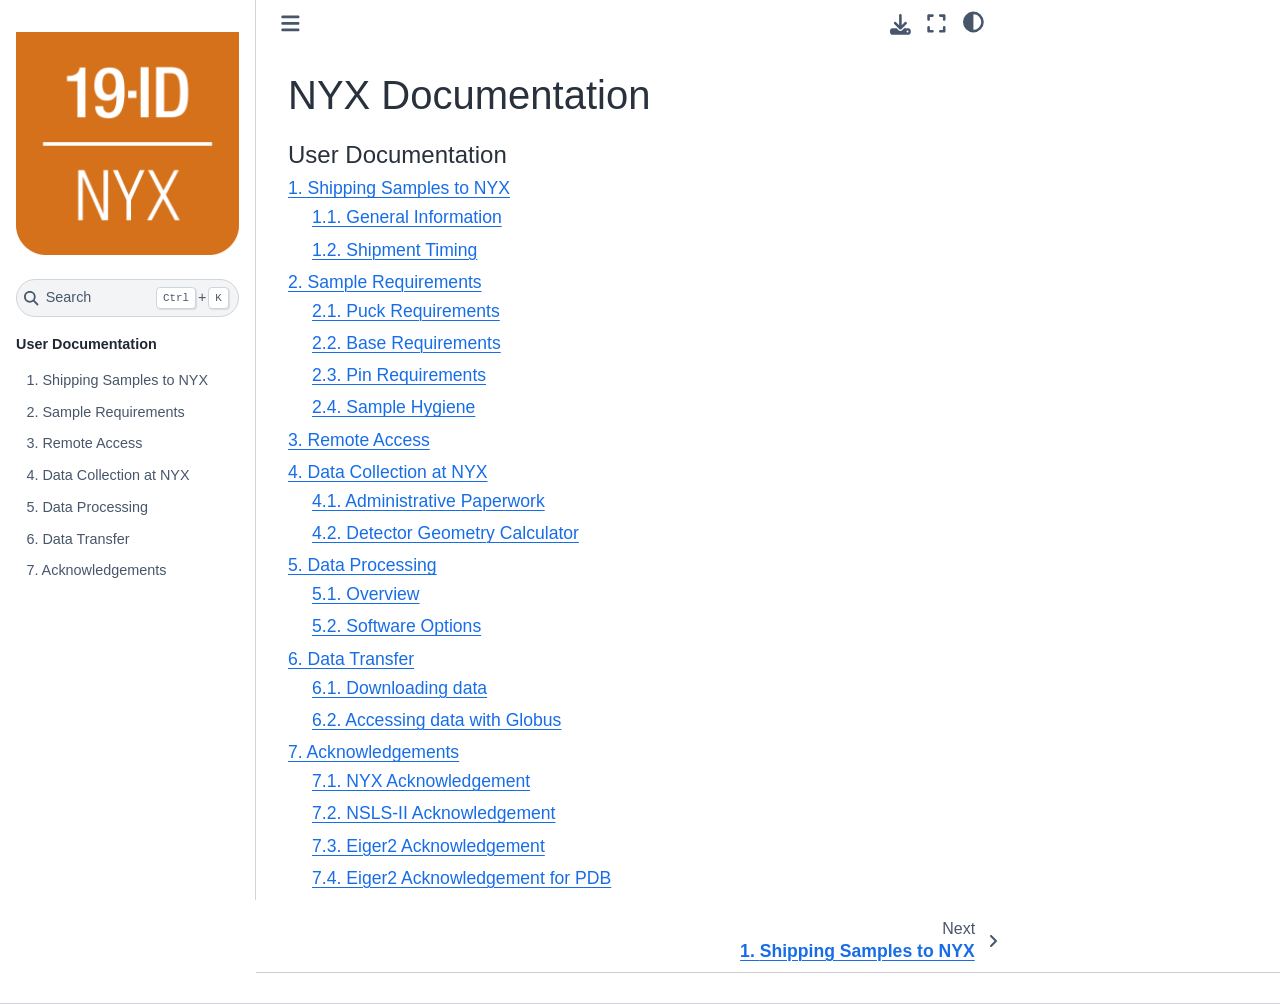
<file: docs/index.html>
<!DOCTYPE html>


<html lang="en" data-content_root="./" >

  <head>
    <meta charset="utf-8" />
    <meta name="viewport" content="width=device-width, initial-scale=1.0" /><meta name="viewport" content="width=device-width, initial-scale=1" />

    <title>NYX Documentation &#8212; NYX Documentation  documentation</title>
  
  
  
  <script data-cfasync="false">
    document.documentElement.dataset.mode = localStorage.getItem("mode") || "";
    document.documentElement.dataset.theme = localStorage.getItem("theme") || "";
  </script>
  
  <!-- Loaded before other Sphinx assets -->
  <link href="_static/styles/theme.css?digest=dfe6caa3a7d634c4db9b" rel="stylesheet" />
<link href="_static/styles/bootstrap.css?digest=dfe6caa3a7d634c4db9b" rel="stylesheet" />
<link href="_static/styles/pydata-sphinx-theme.css?digest=dfe6caa3a7d634c4db9b" rel="stylesheet" />

  
  <link href="_static/vendor/fontawesome/6.5.2/css/all.min.css?digest=dfe6caa3a7d634c4db9b" rel="stylesheet" />
  <link rel="preload" as="font" type="font/woff2" crossorigin href="_static/vendor/fontawesome/6.5.2/webfonts/fa-solid-900.woff2" />
<link rel="preload" as="font" type="font/woff2" crossorigin href="_static/vendor/fontawesome/6.5.2/webfonts/fa-brands-400.woff2" />
<link rel="preload" as="font" type="font/woff2" crossorigin href="_static/vendor/fontawesome/6.5.2/webfonts/fa-regular-400.woff2" />

    <link rel="stylesheet" type="text/css" href="_static/pygments.css?v=8f2a1f02" />
    <link rel="stylesheet" type="text/css" href="_static/styles/sphinx-book-theme.css?v=eba8b062" />
    <link rel="stylesheet" type="text/css" href="_static/custom.css?v=9ad364a2" />
  
  <!-- Pre-loaded scripts that we'll load fully later -->
  <link rel="preload" as="script" href="_static/scripts/bootstrap.js?digest=dfe6caa3a7d634c4db9b" />
<link rel="preload" as="script" href="_static/scripts/pydata-sphinx-theme.js?digest=dfe6caa3a7d634c4db9b" />
  <script src="_static/vendor/fontawesome/6.5.2/js/all.min.js?digest=dfe6caa3a7d634c4db9b"></script>

    <script src="_static/documentation_options.js?v=9eb32ce0"></script>
    <script src="_static/doctools.js?v=fd6eb6e6"></script>
    <script src="_static/sphinx_highlight.js?v=6ffebe34"></script>
    <script src="_static/scripts/sphinx-book-theme.js?v=887ef09a"></script>
    <script>DOCUMENTATION_OPTIONS.pagename = 'index';</script>
    <link rel="index" title="Index" href="genindex.html" />
    <link rel="search" title="Search" href="search.html" />
    <link rel="next" title="1. Shipping Samples to NYX" href="shipping.html" />
  <meta name="viewport" content="width=device-width, initial-scale=1"/>
  <meta name="docsearch:language" content="en"/>
  </head>
  
  
  <body data-bs-spy="scroll" data-bs-target=".bd-toc-nav" data-offset="180" data-bs-root-margin="0px 0px -60%" data-default-mode="">

  
  
  <div id="pst-skip-link" class="skip-link d-print-none"><a href="#main-content">Skip to main content</a></div>
  
  <div id="pst-scroll-pixel-helper"></div>
  
  <button type="button" class="btn rounded-pill" id="pst-back-to-top">
    <i class="fa-solid fa-arrow-up"></i>Back to top</button>

  
  <input type="checkbox"
          class="sidebar-toggle"
          id="pst-primary-sidebar-checkbox"/>
  <label class="overlay overlay-primary" for="pst-primary-sidebar-checkbox"></label>
  
  <input type="checkbox"
          class="sidebar-toggle"
          id="pst-secondary-sidebar-checkbox"/>
  <label class="overlay overlay-secondary" for="pst-secondary-sidebar-checkbox"></label>
  
  <div class="search-button__wrapper">
    <div class="search-button__overlay"></div>
    <div class="search-button__search-container">
<form class="bd-search d-flex align-items-center"
      action="search.html"
      method="get">
  <i class="fa-solid fa-magnifying-glass"></i>
  <input type="search"
         class="form-control"
         name="q"
         id="search-input"
         placeholder="Search..."
         aria-label="Search..."
         autocomplete="off"
         autocorrect="off"
         autocapitalize="off"
         spellcheck="false"/>
  <span class="search-button__kbd-shortcut"><kbd class="kbd-shortcut__modifier">Ctrl</kbd>+<kbd>K</kbd></span>
</form></div>
  </div>

  <div class="pst-async-banner-revealer d-none">
  <aside id="bd-header-version-warning" class="d-none d-print-none" aria-label="Version warning"></aside>
</div>

  
    <header class="bd-header navbar navbar-expand-lg bd-navbar d-print-none">
    </header>
  

  <div class="bd-container">
    <div class="bd-container__inner bd-page-width">
      
      
      
        
      
      <div class="bd-sidebar-primary bd-sidebar">
        

  
  <div class="sidebar-header-items sidebar-primary__section">
    
    
    
    
  </div>
  
    <div class="sidebar-primary-items__start sidebar-primary__section">
        <div class="sidebar-primary-item">

  
    
  

<a class="navbar-brand logo" href="#">
  
  
  
  
  
    
    
      
    
    
    <img src="_static/floor_mat.png" class="logo__image only-light" alt="NYX Documentation  documentation - Home"/>
    <script>document.write(`<img src="_static/floor_mat.png" class="logo__image only-dark" alt="NYX Documentation  documentation - Home"/>`);</script>
  
  
</a></div>
        <div class="sidebar-primary-item">

 <script>
 document.write(`
   <button class="btn search-button-field search-button__button" title="Search" aria-label="Search" data-bs-placement="bottom" data-bs-toggle="tooltip">
    <i class="fa-solid fa-magnifying-glass"></i>
    <span class="search-button__default-text">Search</span>
    <span class="search-button__kbd-shortcut"><kbd class="kbd-shortcut__modifier">Ctrl</kbd>+<kbd class="kbd-shortcut__modifier">K</kbd></span>
   </button>
 `);
 </script></div>
        <div class="sidebar-primary-item"><nav class="bd-links bd-docs-nav" aria-label="Main">
    <div class="bd-toc-item navbar-nav active">
        <p aria-level="2" class="caption" role="heading"><span class="caption-text">User Documentation</span></p>
<ul class="nav bd-sidenav">
<li class="toctree-l1"><a class="reference internal" href="shipping.html">1. Shipping Samples to NYX</a></li>
<li class="toctree-l1"><a class="reference internal" href="sample_requirements.html">2. Sample Requirements</a></li>
<li class="toctree-l1"><a class="reference internal" href="remote_access.html">3. Remote Access</a></li>
<li class="toctree-l1"><a class="reference internal" href="data_collection.html">4. Data Collection at NYX</a></li>
<li class="toctree-l1"><a class="reference internal" href="data_processing.html">5. Data Processing</a></li>
<li class="toctree-l1"><a class="reference internal" href="data_transfer.html">6. Data Transfer</a></li>
<li class="toctree-l1"><a class="reference internal" href="acknowledgement.html">7. Acknowledgements</a></li>
</ul>

    </div>
</nav></div>
    </div>
  
  
  <div class="sidebar-primary-items__end sidebar-primary__section">
  </div>
  
  <div id="rtd-footer-container"></div>


      </div>
      
      <main id="main-content" class="bd-main" role="main">
        
        

<div class="sbt-scroll-pixel-helper"></div>

          <div class="bd-content">
            <div class="bd-article-container">
              
              <div class="bd-header-article d-print-none">
<div class="header-article-items header-article__inner">
  
    <div class="header-article-items__start">
      
        <div class="header-article-item"><button class="sidebar-toggle primary-toggle btn btn-sm" title="Toggle primary sidebar" data-bs-placement="bottom" data-bs-toggle="tooltip">
  <span class="fa-solid fa-bars"></span>
</button></div>
      
    </div>
  
  
    <div class="header-article-items__end">
      
        <div class="header-article-item">

<div class="article-header-buttons">





<div class="dropdown dropdown-download-buttons">
  <button class="btn dropdown-toggle" type="button" data-bs-toggle="dropdown" aria-expanded="false" aria-label="Download this page">
    <i class="fas fa-download"></i>
  </button>
  <ul class="dropdown-menu">
      
      
      
      <li><a href="_sources/index.rst" target="_blank"
   class="btn btn-sm btn-download-source-button dropdown-item"
   title="Download source file"
   data-bs-placement="left" data-bs-toggle="tooltip"
>
  

<span class="btn__icon-container">
  <i class="fas fa-file"></i>
  </span>
<span class="btn__text-container">.rst</span>
</a>
</li>
      
      
      
      
      <li>
<button onclick="window.print()"
  class="btn btn-sm btn-download-pdf-button dropdown-item"
  title="Print to PDF"
  data-bs-placement="left" data-bs-toggle="tooltip"
>
  

<span class="btn__icon-container">
  <i class="fas fa-file-pdf"></i>
  </span>
<span class="btn__text-container">.pdf</span>
</button>
</li>
      
  </ul>
</div>




<button onclick="toggleFullScreen()"
  class="btn btn-sm btn-fullscreen-button"
  title="Fullscreen mode"
  data-bs-placement="bottom" data-bs-toggle="tooltip"
>
  

<span class="btn__icon-container">
  <i class="fas fa-expand"></i>
  </span>

</button>



<script>
document.write(`
  <button class="btn btn-sm nav-link pst-navbar-icon theme-switch-button" title="light/dark" aria-label="light/dark" data-bs-placement="bottom" data-bs-toggle="tooltip">
    <i class="theme-switch fa-solid fa-sun fa-lg" data-mode="light"></i>
    <i class="theme-switch fa-solid fa-moon fa-lg" data-mode="dark"></i>
    <i class="theme-switch fa-solid fa-circle-half-stroke fa-lg" data-mode="auto"></i>
  </button>
`);
</script>


<script>
document.write(`
  <button class="btn btn-sm pst-navbar-icon search-button search-button__button" title="Search" aria-label="Search" data-bs-placement="bottom" data-bs-toggle="tooltip">
    <i class="fa-solid fa-magnifying-glass fa-lg"></i>
  </button>
`);
</script>

</div></div>
      
    </div>
  
</div>
</div>
              
              

<div id="jb-print-docs-body" class="onlyprint">
    <h1>NYX Documentation</h1>
    <!-- Table of contents -->
    <div id="print-main-content">
        <div id="jb-print-toc">
            
        </div>
    </div>
</div>

              
                
<div id="searchbox"></div>
                <article class="bd-article">
                  
  <section id="nyx-documentation">
<h1>NYX Documentation<a class="headerlink" href="#nyx-documentation" title="Link to this heading">#</a></h1>
<div class="toctree-wrapper compound">
<p aria-level="2" class="caption" role="heading"><span class="caption-text">User Documentation</span></p>
<ul>
<li class="toctree-l1"><a class="reference internal" href="shipping.html">1. Shipping Samples to NYX</a><ul>
<li class="toctree-l2"><a class="reference internal" href="shipping.html#general-information">1.1. General Information</a></li>
<li class="toctree-l2"><a class="reference internal" href="shipping.html#shipment-timing">1.2. Shipment Timing</a></li>
</ul>
</li>
<li class="toctree-l1"><a class="reference internal" href="sample_requirements.html">2. Sample Requirements</a><ul>
<li class="toctree-l2"><a class="reference internal" href="sample_requirements.html#puck-requirements">2.1. Puck Requirements</a></li>
<li class="toctree-l2"><a class="reference internal" href="sample_requirements.html#base-requirements">2.2. Base Requirements</a></li>
<li class="toctree-l2"><a class="reference internal" href="sample_requirements.html#pin-requirements">2.3. Pin Requirements</a></li>
<li class="toctree-l2"><a class="reference internal" href="sample_requirements.html#sample-hygiene">2.4. Sample Hygiene</a></li>
</ul>
</li>
<li class="toctree-l1"><a class="reference internal" href="remote_access.html">3. Remote Access</a></li>
<li class="toctree-l1"><a class="reference internal" href="data_collection.html">4. Data Collection at NYX</a><ul>
<li class="toctree-l2"><a class="reference internal" href="data_collection.html#administrative-paperwork">4.1. Administrative Paperwork</a></li>
<li class="toctree-l2"><a class="reference internal" href="data_collection.html#detector-geometry-calculator">4.2. Detector Geometry Calculator</a></li>
</ul>
</li>
<li class="toctree-l1"><a class="reference internal" href="data_processing.html">5. Data Processing</a><ul>
<li class="toctree-l2"><a class="reference internal" href="data_processing.html#overview">5.1. Overview</a></li>
<li class="toctree-l2"><a class="reference internal" href="data_processing.html#software-options">5.2. Software Options</a></li>
</ul>
</li>
<li class="toctree-l1"><a class="reference internal" href="data_transfer.html">6. Data Transfer</a><ul>
<li class="toctree-l2"><a class="reference internal" href="data_transfer.html#downloading-data">6.1. Downloading data</a></li>
<li class="toctree-l2"><a class="reference internal" href="data_transfer.html#accessing-data-with-globus">6.2. Accessing data with Globus</a></li>
</ul>
</li>
<li class="toctree-l1"><a class="reference internal" href="acknowledgement.html">7. Acknowledgements</a><ul>
<li class="toctree-l2"><a class="reference internal" href="acknowledgement.html#nyx-acknowledgement">7.1. NYX Acknowledgement</a></li>
<li class="toctree-l2"><a class="reference internal" href="acknowledgement.html#nsls-ii-acknowledgement">7.2. NSLS-II Acknowledgement</a></li>
<li class="toctree-l2"><a class="reference internal" href="acknowledgement.html#eiger2-acknowledgement">7.3. Eiger2 Acknowledgement</a></li>
<li class="toctree-l2"><a class="reference internal" href="acknowledgement.html#eiger2-acknowledgement-for-pdb">7.4. Eiger2 Acknowledgement for PDB</a></li>
</ul>
</li>
</ul>
</div>
</section>


                </article>
              

              
              
              
              
                <footer class="prev-next-footer d-print-none">
                  
<div class="prev-next-area">
    <a class="right-next"
       href="shipping.html"
       title="next page">
      <div class="prev-next-info">
        <p class="prev-next-subtitle">next</p>
        <p class="prev-next-title"><span class="section-number">1. </span>Shipping Samples to NYX</p>
      </div>
      <i class="fa-solid fa-angle-right"></i>
    </a>
</div>
                </footer>
              
            </div>
            
            
              
            
          </div>
          <footer class="bd-footer-content">
            
<div class="bd-footer-content__inner container">
  
  <div class="footer-item">
    
  </div>
  
  <div class="footer-item">
    

  </div>
  
  <div class="footer-item">
    
  </div>
  
  <div class="footer-item">
    
  </div>
  
</div>
          </footer>
        

      </main>
    </div>
  </div>
  
  <!-- Scripts loaded after <body> so the DOM is not blocked -->
  <script src="_static/scripts/bootstrap.js?digest=dfe6caa3a7d634c4db9b"></script>
<script src="_static/scripts/pydata-sphinx-theme.js?digest=dfe6caa3a7d634c4db9b"></script>

  <footer class="bd-footer">
  </footer>
  </body>
</html>
</file>
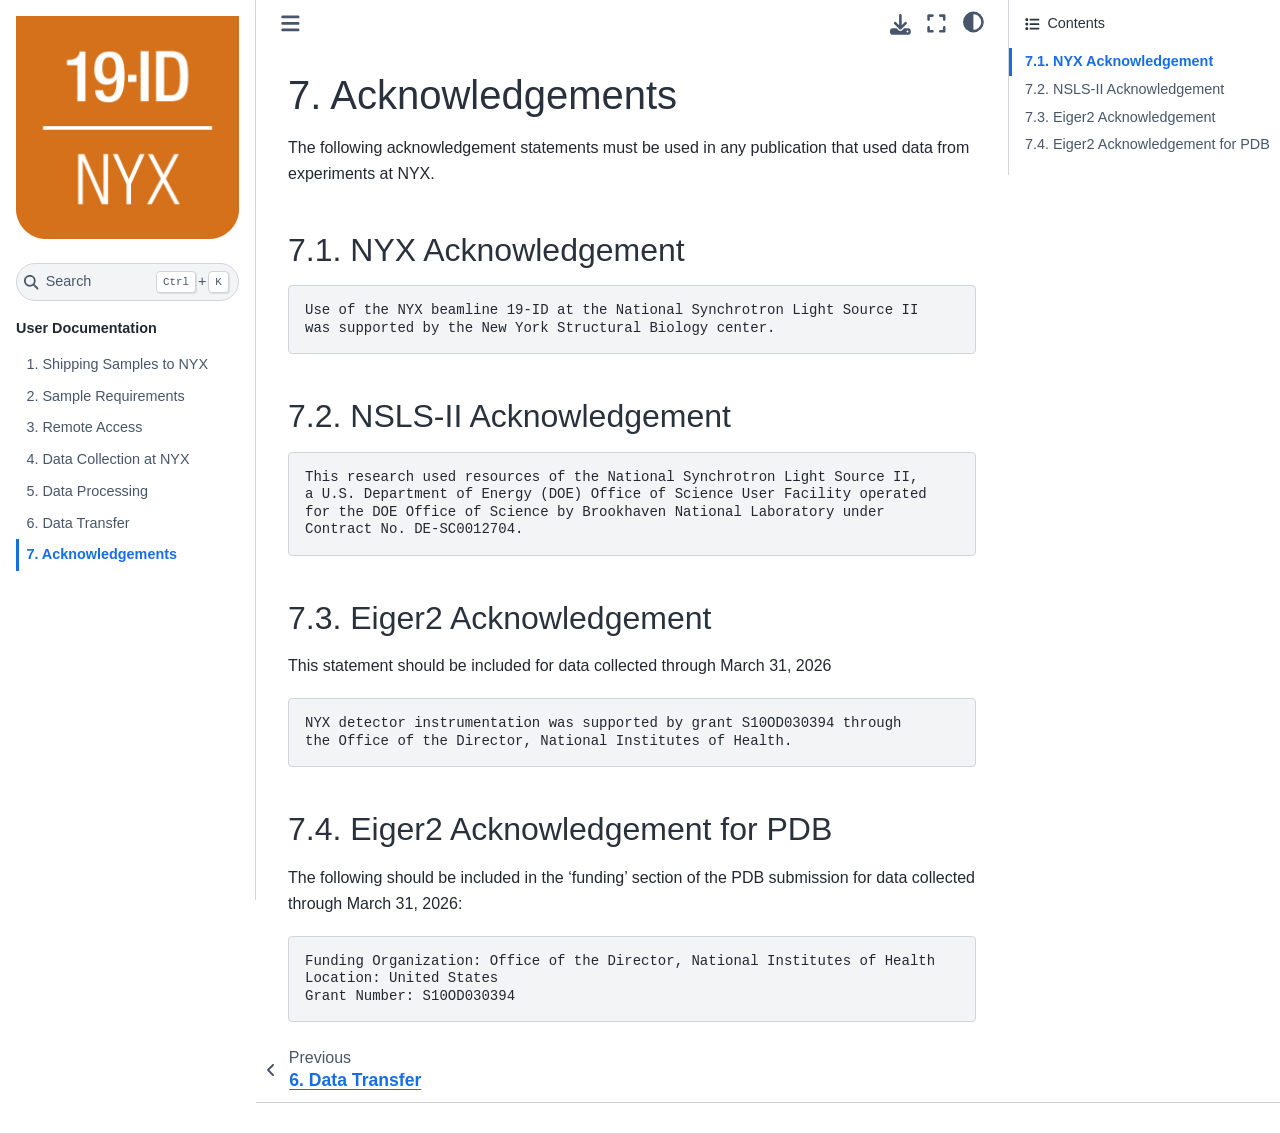
<file: docs/acknowledgement.html>
<!DOCTYPE html>


<html lang="en" data-content_root="./" >

  <head>
    <meta charset="utf-8" />
    <meta name="viewport" content="width=device-width, initial-scale=1.0" /><meta name="viewport" content="width=device-width, initial-scale=1" />

    <title>7. Acknowledgements &#8212; NYX Documentation  documentation</title>
  
  
  
  <script data-cfasync="false">
    document.documentElement.dataset.mode = localStorage.getItem("mode") || "";
    document.documentElement.dataset.theme = localStorage.getItem("theme") || "";
  </script>
  
  <!-- Loaded before other Sphinx assets -->
  <link href="_static/styles/theme.css?digest=dfe6caa3a7d634c4db9b" rel="stylesheet" />
<link href="_static/styles/bootstrap.css?digest=dfe6caa3a7d634c4db9b" rel="stylesheet" />
<link href="_static/styles/pydata-sphinx-theme.css?digest=dfe6caa3a7d634c4db9b" rel="stylesheet" />

  
  <link href="_static/vendor/fontawesome/6.5.2/css/all.min.css?digest=dfe6caa3a7d634c4db9b" rel="stylesheet" />
  <link rel="preload" as="font" type="font/woff2" crossorigin href="_static/vendor/fontawesome/6.5.2/webfonts/fa-solid-900.woff2" />
<link rel="preload" as="font" type="font/woff2" crossorigin href="_static/vendor/fontawesome/6.5.2/webfonts/fa-brands-400.woff2" />
<link rel="preload" as="font" type="font/woff2" crossorigin href="_static/vendor/fontawesome/6.5.2/webfonts/fa-regular-400.woff2" />

    <link rel="stylesheet" type="text/css" href="_static/pygments.css?v=8f2a1f02" />
    <link rel="stylesheet" type="text/css" href="_static/styles/sphinx-book-theme.css?v=eba8b062" />
    <link rel="stylesheet" type="text/css" href="_static/custom.css?v=9ad364a2" />
  
  <!-- Pre-loaded scripts that we'll load fully later -->
  <link rel="preload" as="script" href="_static/scripts/bootstrap.js?digest=dfe6caa3a7d634c4db9b" />
<link rel="preload" as="script" href="_static/scripts/pydata-sphinx-theme.js?digest=dfe6caa3a7d634c4db9b" />
  <script src="_static/vendor/fontawesome/6.5.2/js/all.min.js?digest=dfe6caa3a7d634c4db9b"></script>

    <script src="_static/documentation_options.js?v=9eb32ce0"></script>
    <script src="_static/doctools.js?v=fd6eb6e6"></script>
    <script src="_static/sphinx_highlight.js?v=6ffebe34"></script>
    <script src="_static/scripts/sphinx-book-theme.js?v=887ef09a"></script>
    <script>DOCUMENTATION_OPTIONS.pagename = 'acknowledgement';</script>
    <link rel="index" title="Index" href="genindex.html" />
    <link rel="search" title="Search" href="search.html" />
    <link rel="prev" title="6. Data Transfer" href="data_transfer.html" />
  <meta name="viewport" content="width=device-width, initial-scale=1"/>
  <meta name="docsearch:language" content="en"/>
  </head>
  
  
  <body data-bs-spy="scroll" data-bs-target=".bd-toc-nav" data-offset="180" data-bs-root-margin="0px 0px -60%" data-default-mode="">

  
  
  <div id="pst-skip-link" class="skip-link d-print-none"><a href="#main-content">Skip to main content</a></div>
  
  <div id="pst-scroll-pixel-helper"></div>
  
  <button type="button" class="btn rounded-pill" id="pst-back-to-top">
    <i class="fa-solid fa-arrow-up"></i>Back to top</button>

  
  <input type="checkbox"
          class="sidebar-toggle"
          id="pst-primary-sidebar-checkbox"/>
  <label class="overlay overlay-primary" for="pst-primary-sidebar-checkbox"></label>
  
  <input type="checkbox"
          class="sidebar-toggle"
          id="pst-secondary-sidebar-checkbox"/>
  <label class="overlay overlay-secondary" for="pst-secondary-sidebar-checkbox"></label>
  
  <div class="search-button__wrapper">
    <div class="search-button__overlay"></div>
    <div class="search-button__search-container">
<form class="bd-search d-flex align-items-center"
      action="search.html"
      method="get">
  <i class="fa-solid fa-magnifying-glass"></i>
  <input type="search"
         class="form-control"
         name="q"
         id="search-input"
         placeholder="Search..."
         aria-label="Search..."
         autocomplete="off"
         autocorrect="off"
         autocapitalize="off"
         spellcheck="false"/>
  <span class="search-button__kbd-shortcut"><kbd class="kbd-shortcut__modifier">Ctrl</kbd>+<kbd>K</kbd></span>
</form></div>
  </div>

  <div class="pst-async-banner-revealer d-none">
  <aside id="bd-header-version-warning" class="d-none d-print-none" aria-label="Version warning"></aside>
</div>

  
    <header class="bd-header navbar navbar-expand-lg bd-navbar d-print-none">
    </header>
  

  <div class="bd-container">
    <div class="bd-container__inner bd-page-width">
      
      
      
      <div class="bd-sidebar-primary bd-sidebar">
        

  
  <div class="sidebar-header-items sidebar-primary__section">
    
    
    
    
  </div>
  
    <div class="sidebar-primary-items__start sidebar-primary__section">
        <div class="sidebar-primary-item">

  
    
  

<a class="navbar-brand logo" href="index.html">
  
  
  
  
  
    
    
      
    
    
    <img src="_static/floor_mat.png" class="logo__image only-light" alt="NYX Documentation  documentation - Home"/>
    <script>document.write(`<img src="_static/floor_mat.png" class="logo__image only-dark" alt="NYX Documentation  documentation - Home"/>`);</script>
  
  
</a></div>
        <div class="sidebar-primary-item">

 <script>
 document.write(`
   <button class="btn search-button-field search-button__button" title="Search" aria-label="Search" data-bs-placement="bottom" data-bs-toggle="tooltip">
    <i class="fa-solid fa-magnifying-glass"></i>
    <span class="search-button__default-text">Search</span>
    <span class="search-button__kbd-shortcut"><kbd class="kbd-shortcut__modifier">Ctrl</kbd>+<kbd class="kbd-shortcut__modifier">K</kbd></span>
   </button>
 `);
 </script></div>
        <div class="sidebar-primary-item"><nav class="bd-links bd-docs-nav" aria-label="Main">
    <div class="bd-toc-item navbar-nav active">
        <p aria-level="2" class="caption" role="heading"><span class="caption-text">User Documentation</span></p>
<ul class="current nav bd-sidenav">
<li class="toctree-l1"><a class="reference internal" href="shipping.html">1. Shipping Samples to NYX</a></li>
<li class="toctree-l1"><a class="reference internal" href="sample_requirements.html">2. Sample Requirements</a></li>
<li class="toctree-l1"><a class="reference internal" href="remote_access.html">3. Remote Access</a></li>
<li class="toctree-l1"><a class="reference internal" href="data_collection.html">4. Data Collection at NYX</a></li>
<li class="toctree-l1"><a class="reference internal" href="data_processing.html">5. Data Processing</a></li>
<li class="toctree-l1"><a class="reference internal" href="data_transfer.html">6. Data Transfer</a></li>
<li class="toctree-l1 current active"><a class="current reference internal" href="#">7. Acknowledgements</a></li>
</ul>

    </div>
</nav></div>
    </div>
  
  
  <div class="sidebar-primary-items__end sidebar-primary__section">
  </div>
  
  <div id="rtd-footer-container"></div>


      </div>
      
      <main id="main-content" class="bd-main" role="main">
        
        

<div class="sbt-scroll-pixel-helper"></div>

          <div class="bd-content">
            <div class="bd-article-container">
              
              <div class="bd-header-article d-print-none">
<div class="header-article-items header-article__inner">
  
    <div class="header-article-items__start">
      
        <div class="header-article-item"><button class="sidebar-toggle primary-toggle btn btn-sm" title="Toggle primary sidebar" data-bs-placement="bottom" data-bs-toggle="tooltip">
  <span class="fa-solid fa-bars"></span>
</button></div>
      
    </div>
  
  
    <div class="header-article-items__end">
      
        <div class="header-article-item">

<div class="article-header-buttons">





<div class="dropdown dropdown-download-buttons">
  <button class="btn dropdown-toggle" type="button" data-bs-toggle="dropdown" aria-expanded="false" aria-label="Download this page">
    <i class="fas fa-download"></i>
  </button>
  <ul class="dropdown-menu">
      
      
      
      <li><a href="_sources/acknowledgement.rst" target="_blank"
   class="btn btn-sm btn-download-source-button dropdown-item"
   title="Download source file"
   data-bs-placement="left" data-bs-toggle="tooltip"
>
  

<span class="btn__icon-container">
  <i class="fas fa-file"></i>
  </span>
<span class="btn__text-container">.rst</span>
</a>
</li>
      
      
      
      
      <li>
<button onclick="window.print()"
  class="btn btn-sm btn-download-pdf-button dropdown-item"
  title="Print to PDF"
  data-bs-placement="left" data-bs-toggle="tooltip"
>
  

<span class="btn__icon-container">
  <i class="fas fa-file-pdf"></i>
  </span>
<span class="btn__text-container">.pdf</span>
</button>
</li>
      
  </ul>
</div>




<button onclick="toggleFullScreen()"
  class="btn btn-sm btn-fullscreen-button"
  title="Fullscreen mode"
  data-bs-placement="bottom" data-bs-toggle="tooltip"
>
  

<span class="btn__icon-container">
  <i class="fas fa-expand"></i>
  </span>

</button>



<script>
document.write(`
  <button class="btn btn-sm nav-link pst-navbar-icon theme-switch-button" title="light/dark" aria-label="light/dark" data-bs-placement="bottom" data-bs-toggle="tooltip">
    <i class="theme-switch fa-solid fa-sun fa-lg" data-mode="light"></i>
    <i class="theme-switch fa-solid fa-moon fa-lg" data-mode="dark"></i>
    <i class="theme-switch fa-solid fa-circle-half-stroke fa-lg" data-mode="auto"></i>
  </button>
`);
</script>


<script>
document.write(`
  <button class="btn btn-sm pst-navbar-icon search-button search-button__button" title="Search" aria-label="Search" data-bs-placement="bottom" data-bs-toggle="tooltip">
    <i class="fa-solid fa-magnifying-glass fa-lg"></i>
  </button>
`);
</script>
<button class="sidebar-toggle secondary-toggle btn btn-sm" title="Toggle secondary sidebar" data-bs-placement="bottom" data-bs-toggle="tooltip">
    <span class="fa-solid fa-list"></span>
</button>
</div></div>
      
    </div>
  
</div>
</div>
              
              

<div id="jb-print-docs-body" class="onlyprint">
    <h1>Acknowledgements</h1>
    <!-- Table of contents -->
    <div id="print-main-content">
        <div id="jb-print-toc">
            
            <div>
                <h2> Contents </h2>
            </div>
            <nav aria-label="Page">
                <ul class="visible nav section-nav flex-column">
<li class="toc-h2 nav-item toc-entry"><a class="reference internal nav-link" href="#nyx-acknowledgement">7.1. NYX Acknowledgement</a></li>
<li class="toc-h2 nav-item toc-entry"><a class="reference internal nav-link" href="#nsls-ii-acknowledgement">7.2. NSLS-II Acknowledgement</a></li>
<li class="toc-h2 nav-item toc-entry"><a class="reference internal nav-link" href="#eiger2-acknowledgement">7.3. Eiger2 Acknowledgement</a></li>
<li class="toc-h2 nav-item toc-entry"><a class="reference internal nav-link" href="#eiger2-acknowledgement-for-pdb">7.4. Eiger2 Acknowledgement for PDB</a></li>
</ul>
            </nav>
        </div>
    </div>
</div>

              
                
<div id="searchbox"></div>
                <article class="bd-article">
                  
  <section id="acknowledgements">
<h1><span class="section-number">7. </span>Acknowledgements<a class="headerlink" href="#acknowledgements" title="Link to this heading">#</a></h1>
<p>The following acknowledgement statements must be used in any publication that used data from experiments at NYX.</p>
<section id="nyx-acknowledgement">
<h2><span class="section-number">7.1. </span>NYX Acknowledgement<a class="headerlink" href="#nyx-acknowledgement" title="Link to this heading">#</a></h2>
<div class="highlight-text notranslate"><div class="highlight"><pre><span></span>Use of the NYX beamline 19-ID at the National Synchrotron Light Source II
was supported by the New York Structural Biology center.
</pre></div>
</div>
</section>
<section id="nsls-ii-acknowledgement">
<h2><span class="section-number">7.2. </span>NSLS-II Acknowledgement<a class="headerlink" href="#nsls-ii-acknowledgement" title="Link to this heading">#</a></h2>
<div class="highlight-text notranslate"><div class="highlight"><pre><span></span>This research used resources of the National Synchrotron Light Source II,
a U.S. Department of Energy (DOE) Office of Science User Facility operated
for the DOE Office of Science by Brookhaven National Laboratory under
Contract No. DE-SC0012704.
</pre></div>
</div>
</section>
<section id="eiger2-acknowledgement">
<h2><span class="section-number">7.3. </span>Eiger2 Acknowledgement<a class="headerlink" href="#eiger2-acknowledgement" title="Link to this heading">#</a></h2>
<p>This statement should be included for data collected through March 31, 2026</p>
<div class="highlight-text notranslate"><div class="highlight"><pre><span></span>NYX detector instrumentation was supported by grant S10OD030394 through
the Office of the Director, National Institutes of Health.
</pre></div>
</div>
</section>
<section id="eiger2-acknowledgement-for-pdb">
<h2><span class="section-number">7.4. </span>Eiger2 Acknowledgement for PDB<a class="headerlink" href="#eiger2-acknowledgement-for-pdb" title="Link to this heading">#</a></h2>
<p>The following should be included in the ‘funding’ section of the PDB submission for data collected through March 31, 2026:</p>
<div class="highlight-text notranslate"><div class="highlight"><pre><span></span>Funding Organization: Office of the Director, National Institutes of Health
Location: United States
Grant Number: S10OD030394
</pre></div>
</div>
</section>
</section>


                </article>
              

              
              
              
              
                <footer class="prev-next-footer d-print-none">
                  
<div class="prev-next-area">
    <a class="left-prev"
       href="data_transfer.html"
       title="previous page">
      <i class="fa-solid fa-angle-left"></i>
      <div class="prev-next-info">
        <p class="prev-next-subtitle">previous</p>
        <p class="prev-next-title"><span class="section-number">6. </span>Data Transfer</p>
      </div>
    </a>
</div>
                </footer>
              
            </div>
            
            
              
                <div class="bd-sidebar-secondary bd-toc"><div class="sidebar-secondary-items sidebar-secondary__inner">


  <div class="sidebar-secondary-item">
  <div class="page-toc tocsection onthispage">
    <i class="fa-solid fa-list"></i> Contents
  </div>
  <nav class="bd-toc-nav page-toc">
    <ul class="visible nav section-nav flex-column">
<li class="toc-h2 nav-item toc-entry"><a class="reference internal nav-link" href="#nyx-acknowledgement">7.1. NYX Acknowledgement</a></li>
<li class="toc-h2 nav-item toc-entry"><a class="reference internal nav-link" href="#nsls-ii-acknowledgement">7.2. NSLS-II Acknowledgement</a></li>
<li class="toc-h2 nav-item toc-entry"><a class="reference internal nav-link" href="#eiger2-acknowledgement">7.3. Eiger2 Acknowledgement</a></li>
<li class="toc-h2 nav-item toc-entry"><a class="reference internal nav-link" href="#eiger2-acknowledgement-for-pdb">7.4. Eiger2 Acknowledgement for PDB</a></li>
</ul>
  </nav></div>

</div></div>
              
            
          </div>
          <footer class="bd-footer-content">
            
<div class="bd-footer-content__inner container">
  
  <div class="footer-item">
    
  </div>
  
  <div class="footer-item">
    

  </div>
  
  <div class="footer-item">
    
  </div>
  
  <div class="footer-item">
    
  </div>
  
</div>
          </footer>
        

      </main>
    </div>
  </div>
  
  <!-- Scripts loaded after <body> so the DOM is not blocked -->
  <script src="_static/scripts/bootstrap.js?digest=dfe6caa3a7d634c4db9b"></script>
<script src="_static/scripts/pydata-sphinx-theme.js?digest=dfe6caa3a7d634c4db9b"></script>

  <footer class="bd-footer">
  </footer>
  </body>
</html>
</file>
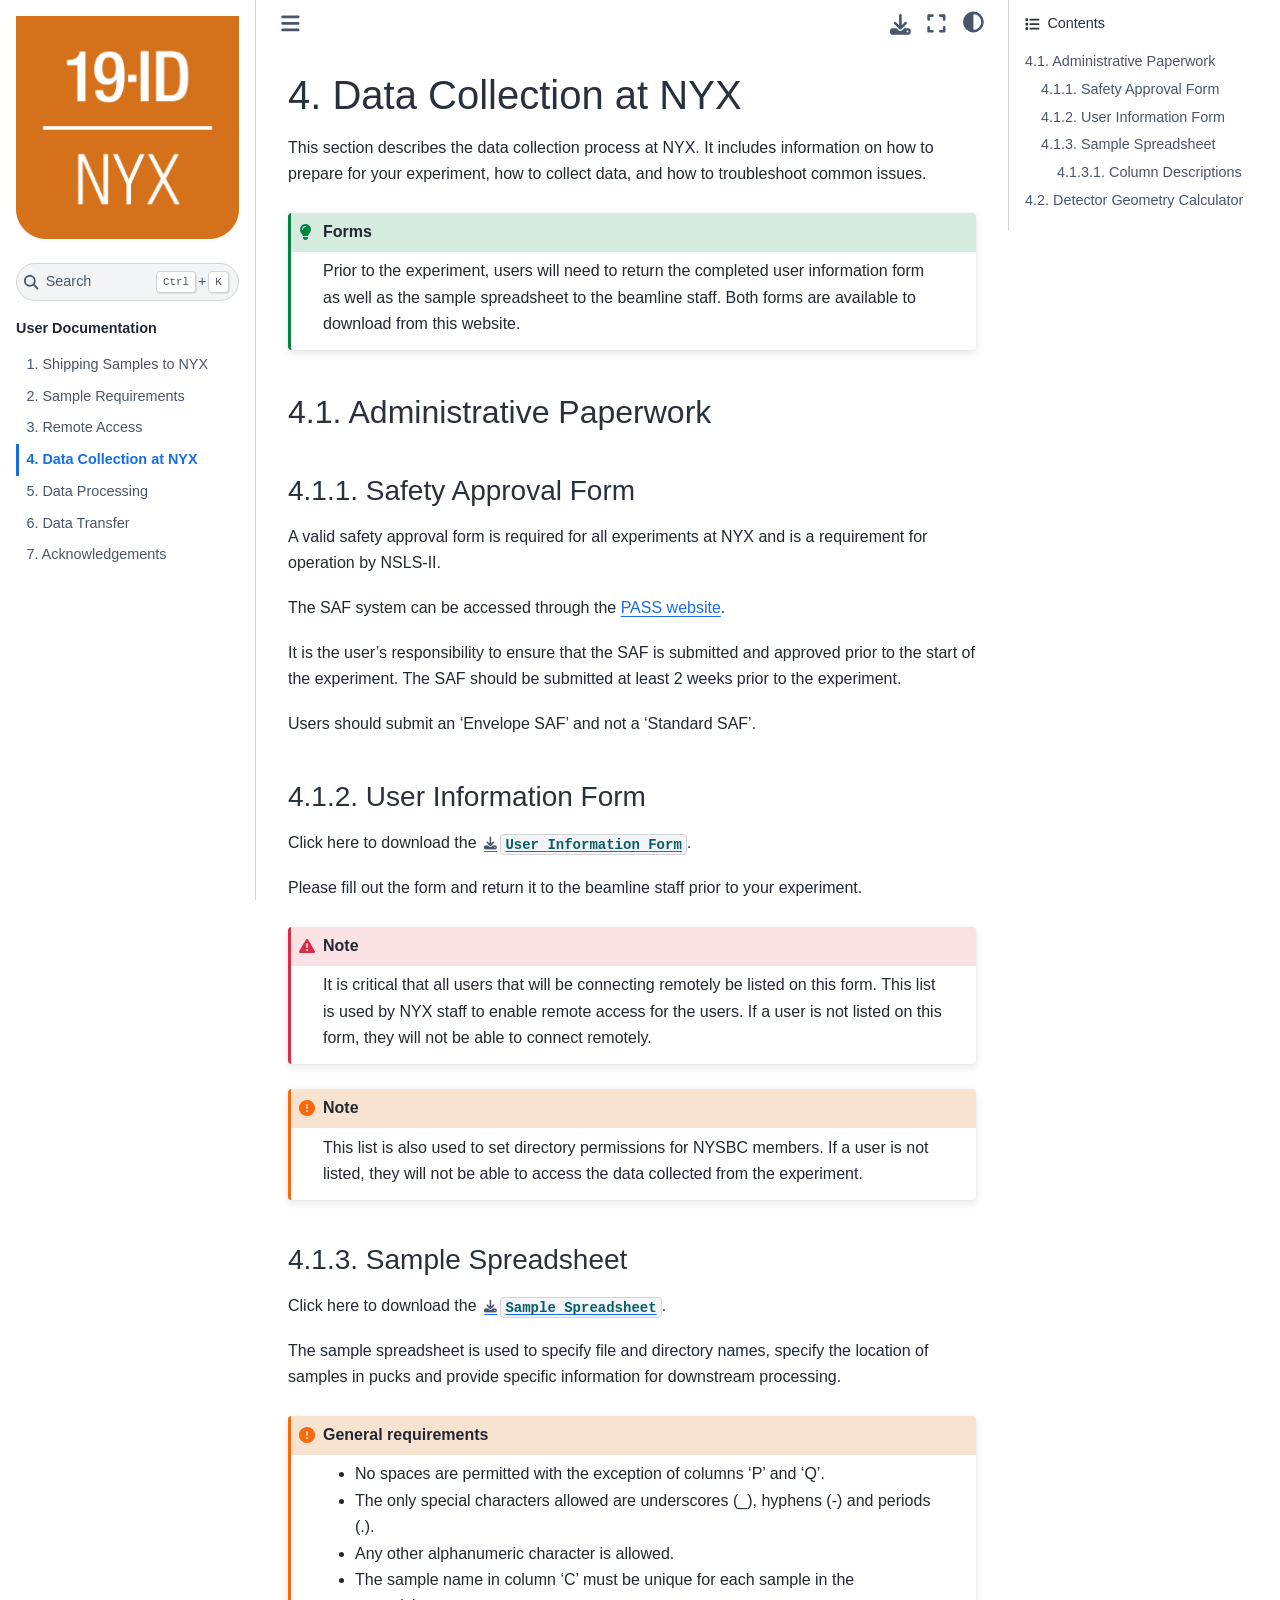
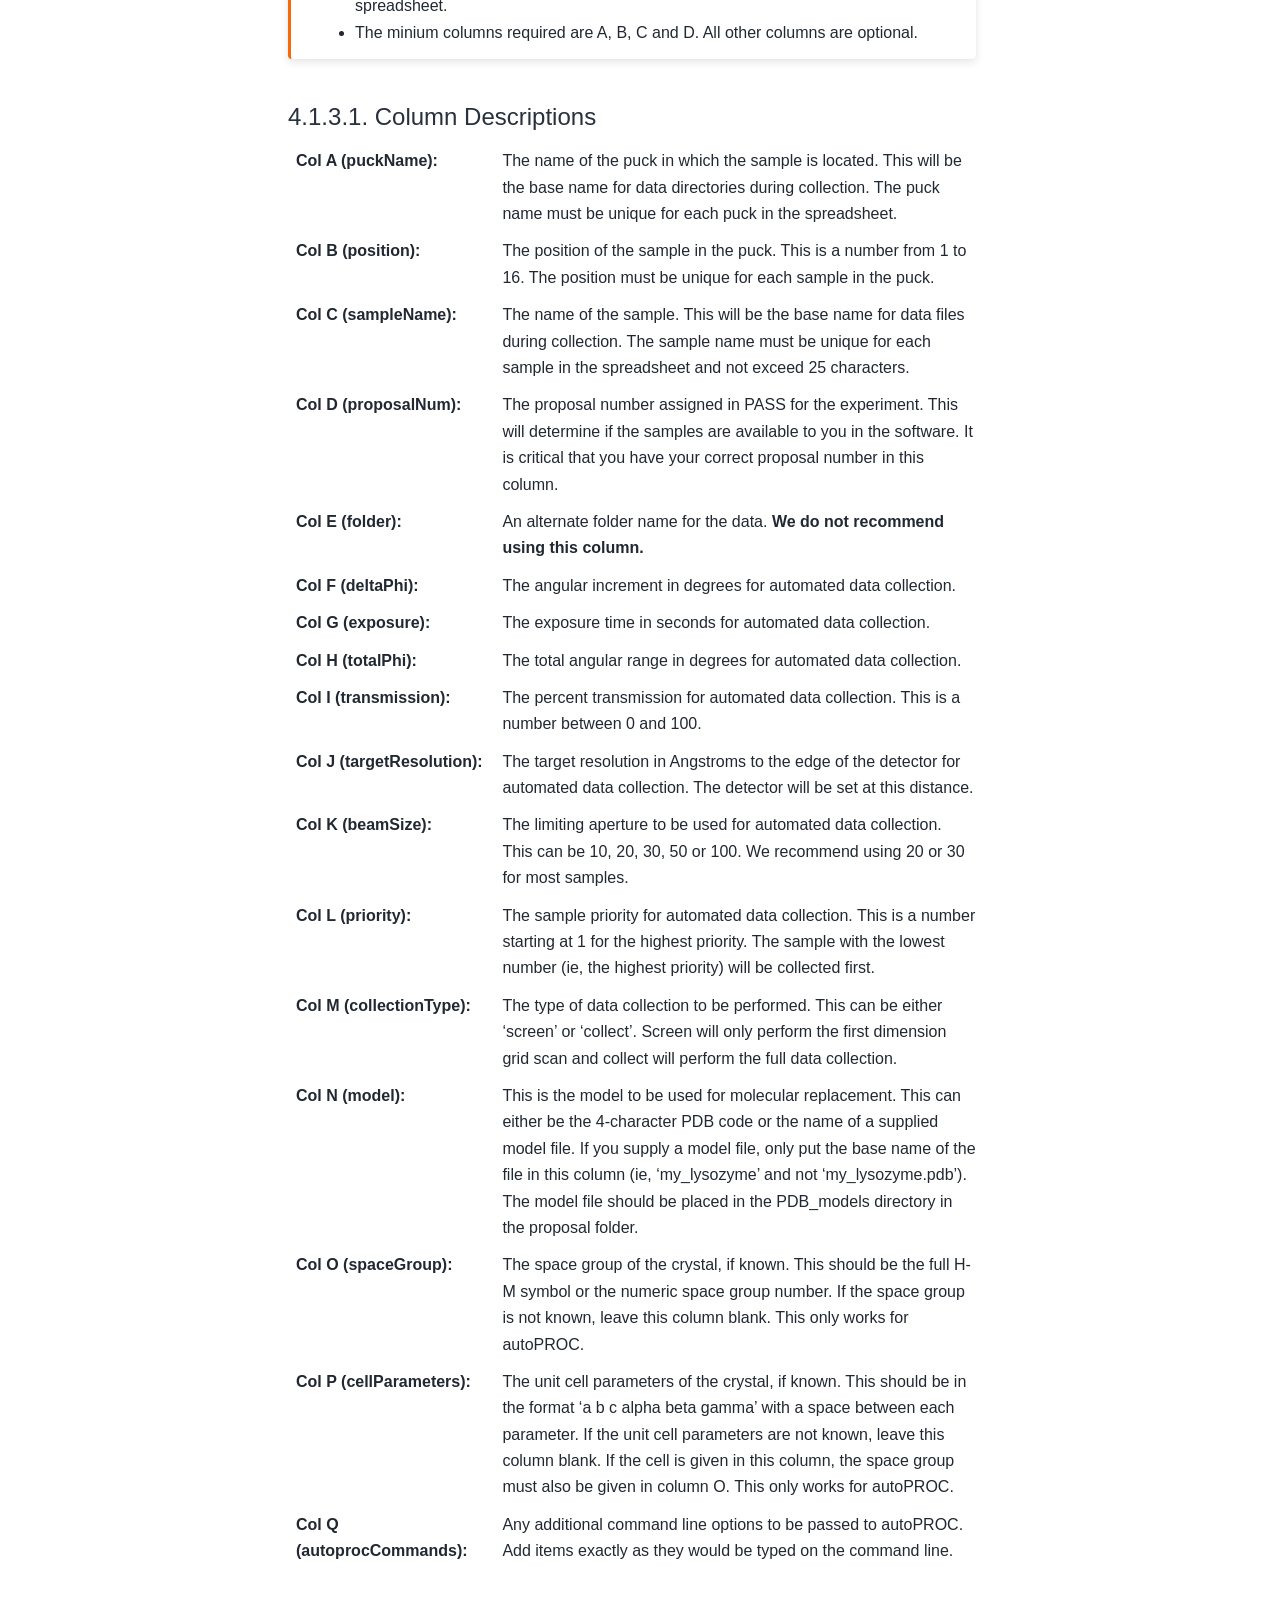
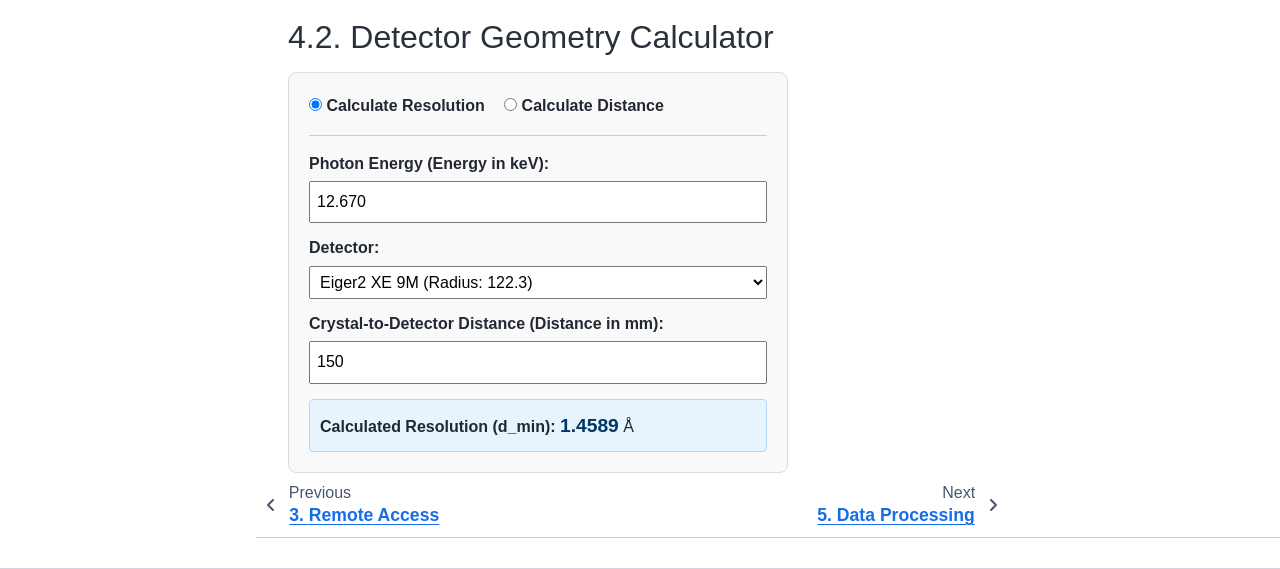
<file: docs/data_collection.html>
<!DOCTYPE html>


<html lang="en" data-content_root="./" >

  <head>
    <meta charset="utf-8" />
    <meta name="viewport" content="width=device-width, initial-scale=1.0" /><meta name="viewport" content="width=device-width, initial-scale=1" />

    <title>4. Data Collection at NYX &#8212; NYX Documentation  documentation</title>
  
  
  
  <script data-cfasync="false">
    document.documentElement.dataset.mode = localStorage.getItem("mode") || "";
    document.documentElement.dataset.theme = localStorage.getItem("theme") || "";
  </script>
  
  <!-- Loaded before other Sphinx assets -->
  <link href="_static/styles/theme.css?digest=dfe6caa3a7d634c4db9b" rel="stylesheet" />
<link href="_static/styles/bootstrap.css?digest=dfe6caa3a7d634c4db9b" rel="stylesheet" />
<link href="_static/styles/pydata-sphinx-theme.css?digest=dfe6caa3a7d634c4db9b" rel="stylesheet" />

  
  <link href="_static/vendor/fontawesome/6.5.2/css/all.min.css?digest=dfe6caa3a7d634c4db9b" rel="stylesheet" />
  <link rel="preload" as="font" type="font/woff2" crossorigin href="_static/vendor/fontawesome/6.5.2/webfonts/fa-solid-900.woff2" />
<link rel="preload" as="font" type="font/woff2" crossorigin href="_static/vendor/fontawesome/6.5.2/webfonts/fa-brands-400.woff2" />
<link rel="preload" as="font" type="font/woff2" crossorigin href="_static/vendor/fontawesome/6.5.2/webfonts/fa-regular-400.woff2" />

    <link rel="stylesheet" type="text/css" href="_static/pygments.css?v=8f2a1f02" />
    <link rel="stylesheet" type="text/css" href="_static/styles/sphinx-book-theme.css?v=eba8b062" />
    <link rel="stylesheet" type="text/css" href="_static/custom.css?v=9ad364a2" />
  
  <!-- Pre-loaded scripts that we'll load fully later -->
  <link rel="preload" as="script" href="_static/scripts/bootstrap.js?digest=dfe6caa3a7d634c4db9b" />
<link rel="preload" as="script" href="_static/scripts/pydata-sphinx-theme.js?digest=dfe6caa3a7d634c4db9b" />
  <script src="_static/vendor/fontawesome/6.5.2/js/all.min.js?digest=dfe6caa3a7d634c4db9b"></script>

    <script src="_static/documentation_options.js?v=9eb32ce0"></script>
    <script src="_static/doctools.js?v=fd6eb6e6"></script>
    <script src="_static/sphinx_highlight.js?v=6ffebe34"></script>
    <script src="_static/scripts/sphinx-book-theme.js?v=887ef09a"></script>
    <script>DOCUMENTATION_OPTIONS.pagename = 'data_collection';</script>
    <link rel="index" title="Index" href="genindex.html" />
    <link rel="search" title="Search" href="search.html" />
    <link rel="next" title="5. Data Processing" href="data_processing.html" />
    <link rel="prev" title="3. Remote Access" href="remote_access.html" />
  <meta name="viewport" content="width=device-width, initial-scale=1"/>
  <meta name="docsearch:language" content="en"/>
  </head>
  
  
  <body data-bs-spy="scroll" data-bs-target=".bd-toc-nav" data-offset="180" data-bs-root-margin="0px 0px -60%" data-default-mode="">

  
  
  <div id="pst-skip-link" class="skip-link d-print-none"><a href="#main-content">Skip to main content</a></div>
  
  <div id="pst-scroll-pixel-helper"></div>
  
  <button type="button" class="btn rounded-pill" id="pst-back-to-top">
    <i class="fa-solid fa-arrow-up"></i>Back to top</button>

  
  <input type="checkbox"
          class="sidebar-toggle"
          id="pst-primary-sidebar-checkbox"/>
  <label class="overlay overlay-primary" for="pst-primary-sidebar-checkbox"></label>
  
  <input type="checkbox"
          class="sidebar-toggle"
          id="pst-secondary-sidebar-checkbox"/>
  <label class="overlay overlay-secondary" for="pst-secondary-sidebar-checkbox"></label>
  
  <div class="search-button__wrapper">
    <div class="search-button__overlay"></div>
    <div class="search-button__search-container">
<form class="bd-search d-flex align-items-center"
      action="search.html"
      method="get">
  <i class="fa-solid fa-magnifying-glass"></i>
  <input type="search"
         class="form-control"
         name="q"
         id="search-input"
         placeholder="Search..."
         aria-label="Search..."
         autocomplete="off"
         autocorrect="off"
         autocapitalize="off"
         spellcheck="false"/>
  <span class="search-button__kbd-shortcut"><kbd class="kbd-shortcut__modifier">Ctrl</kbd>+<kbd>K</kbd></span>
</form></div>
  </div>

  <div class="pst-async-banner-revealer d-none">
  <aside id="bd-header-version-warning" class="d-none d-print-none" aria-label="Version warning"></aside>
</div>

  
    <header class="bd-header navbar navbar-expand-lg bd-navbar d-print-none">
    </header>
  

  <div class="bd-container">
    <div class="bd-container__inner bd-page-width">
      
      
      
      <div class="bd-sidebar-primary bd-sidebar">
        

  
  <div class="sidebar-header-items sidebar-primary__section">
    
    
    
    
  </div>
  
    <div class="sidebar-primary-items__start sidebar-primary__section">
        <div class="sidebar-primary-item">

  
    
  

<a class="navbar-brand logo" href="index.html">
  
  
  
  
  
    
    
      
    
    
    <img src="_static/floor_mat.png" class="logo__image only-light" alt="NYX Documentation  documentation - Home"/>
    <script>document.write(`<img src="_static/floor_mat.png" class="logo__image only-dark" alt="NYX Documentation  documentation - Home"/>`);</script>
  
  
</a></div>
        <div class="sidebar-primary-item">

 <script>
 document.write(`
   <button class="btn search-button-field search-button__button" title="Search" aria-label="Search" data-bs-placement="bottom" data-bs-toggle="tooltip">
    <i class="fa-solid fa-magnifying-glass"></i>
    <span class="search-button__default-text">Search</span>
    <span class="search-button__kbd-shortcut"><kbd class="kbd-shortcut__modifier">Ctrl</kbd>+<kbd class="kbd-shortcut__modifier">K</kbd></span>
   </button>
 `);
 </script></div>
        <div class="sidebar-primary-item"><nav class="bd-links bd-docs-nav" aria-label="Main">
    <div class="bd-toc-item navbar-nav active">
        <p aria-level="2" class="caption" role="heading"><span class="caption-text">User Documentation</span></p>
<ul class="current nav bd-sidenav">
<li class="toctree-l1"><a class="reference internal" href="shipping.html">1. Shipping Samples to NYX</a></li>
<li class="toctree-l1"><a class="reference internal" href="sample_requirements.html">2. Sample Requirements</a></li>
<li class="toctree-l1"><a class="reference internal" href="remote_access.html">3. Remote Access</a></li>
<li class="toctree-l1 current active"><a class="current reference internal" href="#">4. Data Collection at NYX</a></li>
<li class="toctree-l1"><a class="reference internal" href="data_processing.html">5. Data Processing</a></li>
<li class="toctree-l1"><a class="reference internal" href="data_transfer.html">6. Data Transfer</a></li>
<li class="toctree-l1"><a class="reference internal" href="acknowledgement.html">7. Acknowledgements</a></li>
</ul>

    </div>
</nav></div>
    </div>
  
  
  <div class="sidebar-primary-items__end sidebar-primary__section">
  </div>
  
  <div id="rtd-footer-container"></div>


      </div>
      
      <main id="main-content" class="bd-main" role="main">
        
        

<div class="sbt-scroll-pixel-helper"></div>

          <div class="bd-content">
            <div class="bd-article-container">
              
              <div class="bd-header-article d-print-none">
<div class="header-article-items header-article__inner">
  
    <div class="header-article-items__start">
      
        <div class="header-article-item"><button class="sidebar-toggle primary-toggle btn btn-sm" title="Toggle primary sidebar" data-bs-placement="bottom" data-bs-toggle="tooltip">
  <span class="fa-solid fa-bars"></span>
</button></div>
      
    </div>
  
  
    <div class="header-article-items__end">
      
        <div class="header-article-item">

<div class="article-header-buttons">





<div class="dropdown dropdown-download-buttons">
  <button class="btn dropdown-toggle" type="button" data-bs-toggle="dropdown" aria-expanded="false" aria-label="Download this page">
    <i class="fas fa-download"></i>
  </button>
  <ul class="dropdown-menu">
      
      
      
      <li><a href="_sources/data_collection.rst" target="_blank"
   class="btn btn-sm btn-download-source-button dropdown-item"
   title="Download source file"
   data-bs-placement="left" data-bs-toggle="tooltip"
>
  

<span class="btn__icon-container">
  <i class="fas fa-file"></i>
  </span>
<span class="btn__text-container">.rst</span>
</a>
</li>
      
      
      
      
      <li>
<button onclick="window.print()"
  class="btn btn-sm btn-download-pdf-button dropdown-item"
  title="Print to PDF"
  data-bs-placement="left" data-bs-toggle="tooltip"
>
  

<span class="btn__icon-container">
  <i class="fas fa-file-pdf"></i>
  </span>
<span class="btn__text-container">.pdf</span>
</button>
</li>
      
  </ul>
</div>




<button onclick="toggleFullScreen()"
  class="btn btn-sm btn-fullscreen-button"
  title="Fullscreen mode"
  data-bs-placement="bottom" data-bs-toggle="tooltip"
>
  

<span class="btn__icon-container">
  <i class="fas fa-expand"></i>
  </span>

</button>



<script>
document.write(`
  <button class="btn btn-sm nav-link pst-navbar-icon theme-switch-button" title="light/dark" aria-label="light/dark" data-bs-placement="bottom" data-bs-toggle="tooltip">
    <i class="theme-switch fa-solid fa-sun fa-lg" data-mode="light"></i>
    <i class="theme-switch fa-solid fa-moon fa-lg" data-mode="dark"></i>
    <i class="theme-switch fa-solid fa-circle-half-stroke fa-lg" data-mode="auto"></i>
  </button>
`);
</script>


<script>
document.write(`
  <button class="btn btn-sm pst-navbar-icon search-button search-button__button" title="Search" aria-label="Search" data-bs-placement="bottom" data-bs-toggle="tooltip">
    <i class="fa-solid fa-magnifying-glass fa-lg"></i>
  </button>
`);
</script>
<button class="sidebar-toggle secondary-toggle btn btn-sm" title="Toggle secondary sidebar" data-bs-placement="bottom" data-bs-toggle="tooltip">
    <span class="fa-solid fa-list"></span>
</button>
</div></div>
      
    </div>
  
</div>
</div>
              
              

<div id="jb-print-docs-body" class="onlyprint">
    <h1>Data Collection at NYX</h1>
    <!-- Table of contents -->
    <div id="print-main-content">
        <div id="jb-print-toc">
            
            <div>
                <h2> Contents </h2>
            </div>
            <nav aria-label="Page">
                <ul class="visible nav section-nav flex-column">
<li class="toc-h2 nav-item toc-entry"><a class="reference internal nav-link" href="#administrative-paperwork">4.1. Administrative Paperwork</a><ul class="visible nav section-nav flex-column">
<li class="toc-h3 nav-item toc-entry"><a class="reference internal nav-link" href="#safety-approval-form">4.1.1. Safety Approval Form</a></li>
<li class="toc-h3 nav-item toc-entry"><a class="reference internal nav-link" href="#user-information-form">4.1.2. User Information Form</a></li>
<li class="toc-h3 nav-item toc-entry"><a class="reference internal nav-link" href="#sample-spreadsheet">4.1.3. Sample Spreadsheet</a><ul class="visible nav section-nav flex-column">
<li class="toc-h4 nav-item toc-entry"><a class="reference internal nav-link" href="#column-descriptions">4.1.3.1. Column Descriptions</a></li>
</ul>
</li>
</ul>
</li>
<li class="toc-h2 nav-item toc-entry"><a class="reference internal nav-link" href="#detector-geometry-calculator">4.2. Detector Geometry Calculator</a></li>
</ul>
            </nav>
        </div>
    </div>
</div>

              
                
<div id="searchbox"></div>
                <article class="bd-article">
                  
  <section id="data-collection-at-nyx">
<h1><span class="section-number">4. </span>Data Collection at NYX<a class="headerlink" href="#data-collection-at-nyx" title="Link to this heading">#</a></h1>
<p>This section describes the data collection process at NYX. It includes information on how to prepare for your experiment,
how to collect data, and how to troubleshoot common issues.</p>
<div class="tip admonition">
<p class="admonition-title">Forms</p>
<p>Prior to the experiment, users will need to return the completed user information form as well
as the sample spreadsheet to the beamline staff. Both forms are available to download
from this website.</p>
</div>
<section id="administrative-paperwork">
<h2><span class="section-number">4.1. </span>Administrative Paperwork<a class="headerlink" href="#administrative-paperwork" title="Link to this heading">#</a></h2>
<section id="safety-approval-form">
<h3><span class="section-number">4.1.1. </span>Safety Approval Form<a class="headerlink" href="#safety-approval-form" title="Link to this heading">#</a></h3>
<p>A valid safety approval form is required for all experiments at NYX and is a requirement for operation by NSLS-II.</p>
<p>The SAF system can be accessed through the <a class="reference external" href="https://pass.bnl.gov" rel="noreferrer" target="_blank">PASS website</a>.</p>
<p>It is the user’s responsibility to ensure that the SAF is submitted and approved prior to the start of the experiment.
The SAF should be submitted at least 2 weeks prior to the experiment.</p>
<p>Users should submit an ‘Envelope SAF’ and not a ‘Standard SAF’.</p>
</section>
<section id="user-information-form">
<h3><span class="section-number">4.1.2. </span>User Information Form<a class="headerlink" href="#user-information-form" title="Link to this heading">#</a></h3>
<p>Click here to download the <a class="reference download internal" download="" href="_downloads/c6919b643367e7a87879136a617d5efb/Remote_User_Info_NYX_v2.docx"><code class="xref download docutils literal notranslate"><span class="pre">User</span> <span class="pre">Information</span> <span class="pre">Form</span></code></a>.</p>
<p>Please fill out the form and return it to the beamline staff prior to your experiment.</p>
<div class="danger admonition">
<p class="admonition-title">Note</p>
<p>It is critical that all users that will be connecting remotely be listed on this form. This list is used
by NYX staff to enable remote access for the users. If a user is not listed on this form, they will not be able to
connect remotely.</p>
</div>
<div class="important admonition">
<p class="admonition-title">Note</p>
<p>This list is also used to set directory permissions for NYSBC members. If a user is not listed, they will not be able to access the
data collected from the experiment.</p>
</div>
</section>
<section id="sample-spreadsheet">
<h3><span class="section-number">4.1.3. </span>Sample Spreadsheet<a class="headerlink" href="#sample-spreadsheet" title="Link to this heading">#</a></h3>
<p>Click here to download the <a class="reference download internal" download="" href="_downloads/ef8ed1c45e612ee481c8fb636ff56561/nyx_spreadsheet_v2.xlsx"><code class="xref download docutils literal notranslate"><span class="pre">Sample</span> <span class="pre">Spreadsheet</span></code></a>.</p>
<p>The sample spreadsheet is used to specify file and directory names, specify the location of samples in pucks
and provide specific information for downstream processing.</p>
<div class="important admonition">
<p class="admonition-title">General requirements</p>
<ul class="simple">
<li><p>No spaces are permitted with the exception of columns ‘P’ and ‘Q’.</p></li>
<li><p>The only special characters allowed are underscores (_), hyphens (-) and periods (.).</p></li>
<li><p>Any other alphanumeric character is allowed.</p></li>
<li><p>The sample name in column ‘C’ must be unique for each sample in the spreadsheet.</p></li>
<li><p>The minium columns required are A, B, C and D. All other columns are optional.</p></li>
</ul>
</div>
<section id="column-descriptions">
<h4><span class="section-number">4.1.3.1. </span>Column Descriptions<a class="headerlink" href="#column-descriptions" title="Link to this heading">#</a></h4>
<dl class="field-list simple">
<dt class="field-odd">Col A (puckName)<span class="colon">:</span></dt>
<dd class="field-odd"><p>The name of the puck in which the sample is located. This will be the base name for data
directories during collection. The puck name must be unique for each puck in the spreadsheet.</p>
</dd>
<dt class="field-even">Col B (position)<span class="colon">:</span></dt>
<dd class="field-even"><p>The position of the sample in the puck. This is a number from 1 to 16. The position must be unique
for each sample in the puck.</p>
</dd>
<dt class="field-odd">Col C (sampleName)<span class="colon">:</span></dt>
<dd class="field-odd"><p>The name of the sample. This will be the base name for data files during collection. The sample
name must be unique for each sample in the spreadsheet and not exceed 25 characters.</p>
</dd>
<dt class="field-even">Col D (proposalNum)<span class="colon">:</span></dt>
<dd class="field-even"><p>The proposal number assigned in PASS for the experiment. This will determine if the samples are
available to you in the software. It is critical that you have your correct proposal number in this column.</p>
</dd>
<dt class="field-odd">Col E (folder)<span class="colon">:</span></dt>
<dd class="field-odd"><p>An alternate folder name for the data. <strong>We do not recommend using this column.</strong></p>
</dd>
<dt class="field-even">Col F (deltaPhi)<span class="colon">:</span></dt>
<dd class="field-even"><p>The angular increment in degrees for automated data collection.</p>
</dd>
<dt class="field-odd">Col G (exposure)<span class="colon">:</span></dt>
<dd class="field-odd"><p>The exposure time in seconds for automated data collection.</p>
</dd>
<dt class="field-even">Col H (totalPhi)<span class="colon">:</span></dt>
<dd class="field-even"><p>The total angular range in degrees for automated data collection.</p>
</dd>
<dt class="field-odd">Col I (transmission)<span class="colon">:</span></dt>
<dd class="field-odd"><p>The percent transmission for automated data collection. This is a number between 0 and 100.</p>
</dd>
<dt class="field-even">Col J (targetResolution)<span class="colon">:</span></dt>
<dd class="field-even"><p>The target resolution in Angstroms to the edge of the detector for automated data collection.
The detector will be set at this distance.</p>
</dd>
<dt class="field-odd">Col K (beamSize)<span class="colon">:</span></dt>
<dd class="field-odd"><p>The limiting aperture to be used for automated data collection. This can be 10, 20, 30, 50 or 100.
We recommend using 20 or 30 for most samples.</p>
</dd>
<dt class="field-even">Col L (priority)<span class="colon">:</span></dt>
<dd class="field-even"><p>The sample priority for automated data collection. This is a number starting at 1 for the highest
priority. The sample with the lowest number (ie, the highest priority) will be collected first.</p>
</dd>
<dt class="field-odd">Col M (collectionType)<span class="colon">:</span></dt>
<dd class="field-odd"><p>The type of data collection to be performed. This can be either ‘screen’ or ‘collect’.
Screen will only perform the first dimension grid scan and collect will perform the full data collection.</p>
</dd>
<dt class="field-even">Col N (model)<span class="colon">:</span></dt>
<dd class="field-even"><p>This is the model to be used for molecular replacement. This can either be the 4-character PDB code
or the name of a supplied model file. If you supply a model file, only put the base name of the file in this column (ie,
‘my_lysozyme’ and not ‘my_lysozyme.pdb’). The model file should be placed in the PDB_models directory in the proposal folder.</p>
</dd>
<dt class="field-odd">Col O (spaceGroup)<span class="colon">:</span></dt>
<dd class="field-odd"><p>The space group of the crystal, if known. This should be the full H-M symbol or the numeric
space group number. If the space group is not known, leave this column blank. This only works for autoPROC.</p>
</dd>
<dt class="field-even">Col P (cellParameters)<span class="colon">:</span></dt>
<dd class="field-even"><p>The unit cell parameters of the crystal, if known. This should be in the format
‘a b c alpha beta gamma’ with a space between each parameter. If the unit cell parameters are not known, leave this
column blank. If the cell is given in this column, the space group must also be given in column O. This only works for autoPROC.</p>
</dd>
<dt class="field-odd">Col Q (autoprocCommands)<span class="colon">:</span></dt>
<dd class="field-odd"><p>Any additional command line options to be passed to autoPROC. Add items exactly as they would
be typed on the command line.</p>
</dd>
</dl>
</section>
</section>
</section>
<section id="detector-geometry-calculator">
<h2><span class="section-number">4.2. </span>Detector Geometry Calculator<a class="headerlink" href="#detector-geometry-calculator" title="Link to this heading">#</a></h2>
<div style="background: #f9f9f9; border: 1px solid #ddd; padding: 20px; border-radius: 8px; max-width: 500px; font-family: sans-serif;">

    <!-- Mode Selection -->
    <div style="margin-bottom: 15px; padding-bottom: 15px; border-bottom: 1px solid #ccc;">
        <label style="font-weight: bold; margin-right: 15px;">
            <input type="radio" name="calc-mode" value="resolution" checked onchange="toggleMode()"> Calculate Resolution
        </label>
        <label style="font-weight: bold;">
            <input type="radio" name="calc-mode" value="distance" onchange="toggleMode()"> Calculate Distance
        </label>
    </div>

    <!-- Shared Inputs -->
    <div style="margin-bottom: 12px;">
        <label style="display: block; font-weight: bold; margin-bottom: 4px;">Photon Energy (Energy in keV):</label>
        <input type="number" id="xray-energy" value="12.670" step="0.1" style="width: 100%; padding: 6px; box-sizing: border-box;" oninput="calculate()">
    </div>
    <div style="margin-bottom: 12px;">
        <label style="display: block; font-weight: bold; margin-bottom: 4px;">Detector:</label>
        <select id="xray-detector-select" style="width: 100%; padding: 6px; box-sizing: border-box;" onchange="handleDetectorChange()">
            <option value="50">Generic Small (Radius: 50)</option>
            <option value="150">Rayonix MX300 (Radius: 150)</option>
            <option value="163.6">Eiger2 XE 16M (Radius: 163.6)</option>
            <option value="122.3" selected>Eiger2 XE 9M (Radius: 122.3)</option>
            <option value="224">Pilatus 6M (Radius: 224)</option>
            <option value="other">Other (Custom Radius)</option>
        </select>

        <div id="other-radius-container" style="display: none; margin-top: 8px;">
            <label style="display: block; font-size: 0.9em; font-weight: bold; margin-bottom: 4px;">Custom Radius (R):</label>
            <input type="number" id="xray-radius-custom" value="100" step="1" style="width: 100%; padding: 6px; box-sizing: border-box;" oninput="calculate()">
        </div>
    </div>

    <!-- Mode-Specific Inputs/Outputs -->
    <div id="distance-input-container" style="margin-bottom: 12px;">
        <label style="display: block; font-weight: bold; margin-bottom: 4px;">Crystal-to-Detector Distance (Distance in mm):</label>
        <input type="number" id="xray-distance" value="150" step="1" style="width: 100%; padding: 6px; box-sizing: border-box;" oninput="calculate()">
    </div>

    <div id="resolution-input-container" style="margin-bottom: 12px; display: none;">
        <label style="display: block; font-weight: bold; margin-bottom: 4px;">Target Resolution (d_min in Å):</label>
        <input type="number" id="xray-target-resolution" value="1.5" step="0.1" style="width: 100%; padding: 6px; box-sizing: border-box;" oninput="calculate()">
    </div>

    <!-- Results Box -->
    <div style="margin-top: 15px; padding: 10px; background: #e8f4fd; border-radius: 4px; border: 1px solid #b6d4fe;">
        <div id="result-resolution">
            <strong>Calculated Resolution (d_min):</strong> <span id="xray-res-result" style="font-size: 1.2em; color: #003666; font-weight: bold;">--</span> Å
        </div>
        <div id="result-distance" style="display: none;">
            <strong>Required Distance (L):</strong> <span id="xray-dist-result" style="font-size: 1.2em; color: #003666; font-weight: bold;">--</span> mm
        </div>
        <div id="error-message" style="display: none; color: #842029; font-weight: bold;"></div>
    </div>
</div>

<script>
    function handleDetectorChange() {
        const select = document.getElementById('xray-detector-select');
        const customContainer = document.getElementById('other-radius-container');
        customContainer.style.display = select.value === 'other' ? 'block' : 'none';
        calculate();
    }

    function toggleMode() {
        const mode = document.querySelector('input[name="calc-mode"]:checked').value;

        if (mode === 'resolution') {
            document.getElementById('distance-input-container').style.display = 'block';
            document.getElementById('resolution-input-container').style.display = 'none';
            document.getElementById('result-resolution').style.display = 'block';
            document.getElementById('result-distance').style.display = 'none';
        } else {
            document.getElementById('distance-input-container').style.display = 'none';
            document.getElementById('resolution-input-container').style.display = 'block';
            document.getElementById('result-resolution').style.display = 'none';
            document.getElementById('result-distance').style.display = 'block';
        }
        calculate();
    }

    function calculate() {
        const hc = 12.3984; // keV * Angstroms
        const E = parseFloat(document.getElementById('xray-energy').value);
        const mode = document.querySelector('input[name="calc-mode"]:checked').value;
        const errorDiv = document.getElementById('error-message');

        // Hide error by default
        errorDiv.style.display = 'none';
        document.getElementById('result-resolution').style.display = mode === 'resolution' ? 'block' : 'none';
        document.getElementById('result-distance').style.display = mode === 'distance' ? 'block' : 'none';

        let R;
        const selectVal = document.getElementById('xray-detector-select').value;
        if (selectVal === 'other') {
            R = parseFloat(document.getElementById('xray-radius-custom').value);
        } else {
            R = parseFloat(selectVal);
        }

        if (E <= 0 || R <= 0 || isNaN(E) || isNaN(R)) {
            showError("Invalid Energy or Radius");
            return;
        }

        const lambda = hc / E;

        if (mode === 'resolution') {
            const L = parseFloat(document.getElementById('xray-distance').value);
            if (L <= 0 || isNaN(L)) {
                showError("Invalid Distance");
                return;
            }
            const thetaMax = 0.5 * Math.atan(R / L);
            const dMin = lambda / (2 * Math.sin(thetaMax));
            document.getElementById('xray-res-result').innerText = dMin.toFixed(4);

        } else if (mode === 'distance') {
            const dMin = parseFloat(document.getElementById('xray-target-resolution').value);
            if (dMin <= 0 || isNaN(dMin)) {
                showError("Invalid Target Resolution");
                return;
            }

            // Check if resolution is physically possible at this energy
            const sinTheta = lambda / (2 * dMin);
            if (sinTheta >= 1) {
                showError("Resolution physically impossible at this energy (Increase Energy or Target d_min)");
                return;
            }

            const thetaMax = Math.asin(sinTheta);
            const L = R / Math.tan(2 * thetaMax);
            document.getElementById('xray-dist-result').innerText = L.toFixed(2);
        }
    }

    function showError(msg) {
        document.getElementById('result-resolution').style.display = 'none';
        document.getElementById('result-distance').style.display = 'none';
        const errorDiv = document.getElementById('error-message');
        errorDiv.innerText = msg;
        errorDiv.style.display = 'block';
    }

    window.onload = function() {
        handleDetectorChange(); // Ensures correct initial state
    };
</script></section>
</section>


                </article>
              

              
              
              
              
                <footer class="prev-next-footer d-print-none">
                  
<div class="prev-next-area">
    <a class="left-prev"
       href="remote_access.html"
       title="previous page">
      <i class="fa-solid fa-angle-left"></i>
      <div class="prev-next-info">
        <p class="prev-next-subtitle">previous</p>
        <p class="prev-next-title"><span class="section-number">3. </span>Remote Access</p>
      </div>
    </a>
    <a class="right-next"
       href="data_processing.html"
       title="next page">
      <div class="prev-next-info">
        <p class="prev-next-subtitle">next</p>
        <p class="prev-next-title"><span class="section-number">5. </span>Data Processing</p>
      </div>
      <i class="fa-solid fa-angle-right"></i>
    </a>
</div>
                </footer>
              
            </div>
            
            
              
                <div class="bd-sidebar-secondary bd-toc"><div class="sidebar-secondary-items sidebar-secondary__inner">


  <div class="sidebar-secondary-item">
  <div class="page-toc tocsection onthispage">
    <i class="fa-solid fa-list"></i> Contents
  </div>
  <nav class="bd-toc-nav page-toc">
    <ul class="visible nav section-nav flex-column">
<li class="toc-h2 nav-item toc-entry"><a class="reference internal nav-link" href="#administrative-paperwork">4.1. Administrative Paperwork</a><ul class="visible nav section-nav flex-column">
<li class="toc-h3 nav-item toc-entry"><a class="reference internal nav-link" href="#safety-approval-form">4.1.1. Safety Approval Form</a></li>
<li class="toc-h3 nav-item toc-entry"><a class="reference internal nav-link" href="#user-information-form">4.1.2. User Information Form</a></li>
<li class="toc-h3 nav-item toc-entry"><a class="reference internal nav-link" href="#sample-spreadsheet">4.1.3. Sample Spreadsheet</a><ul class="visible nav section-nav flex-column">
<li class="toc-h4 nav-item toc-entry"><a class="reference internal nav-link" href="#column-descriptions">4.1.3.1. Column Descriptions</a></li>
</ul>
</li>
</ul>
</li>
<li class="toc-h2 nav-item toc-entry"><a class="reference internal nav-link" href="#detector-geometry-calculator">4.2. Detector Geometry Calculator</a></li>
</ul>
  </nav></div>

</div></div>
              
            
          </div>
          <footer class="bd-footer-content">
            
<div class="bd-footer-content__inner container">
  
  <div class="footer-item">
    
  </div>
  
  <div class="footer-item">
    

  </div>
  
  <div class="footer-item">
    
  </div>
  
  <div class="footer-item">
    
  </div>
  
</div>
          </footer>
        

      </main>
    </div>
  </div>
  
  <!-- Scripts loaded after <body> so the DOM is not blocked -->
  <script src="_static/scripts/bootstrap.js?digest=dfe6caa3a7d634c4db9b"></script>
<script src="_static/scripts/pydata-sphinx-theme.js?digest=dfe6caa3a7d634c4db9b"></script>

  <footer class="bd-footer">
  </footer>
  </body>
</html>
</file>
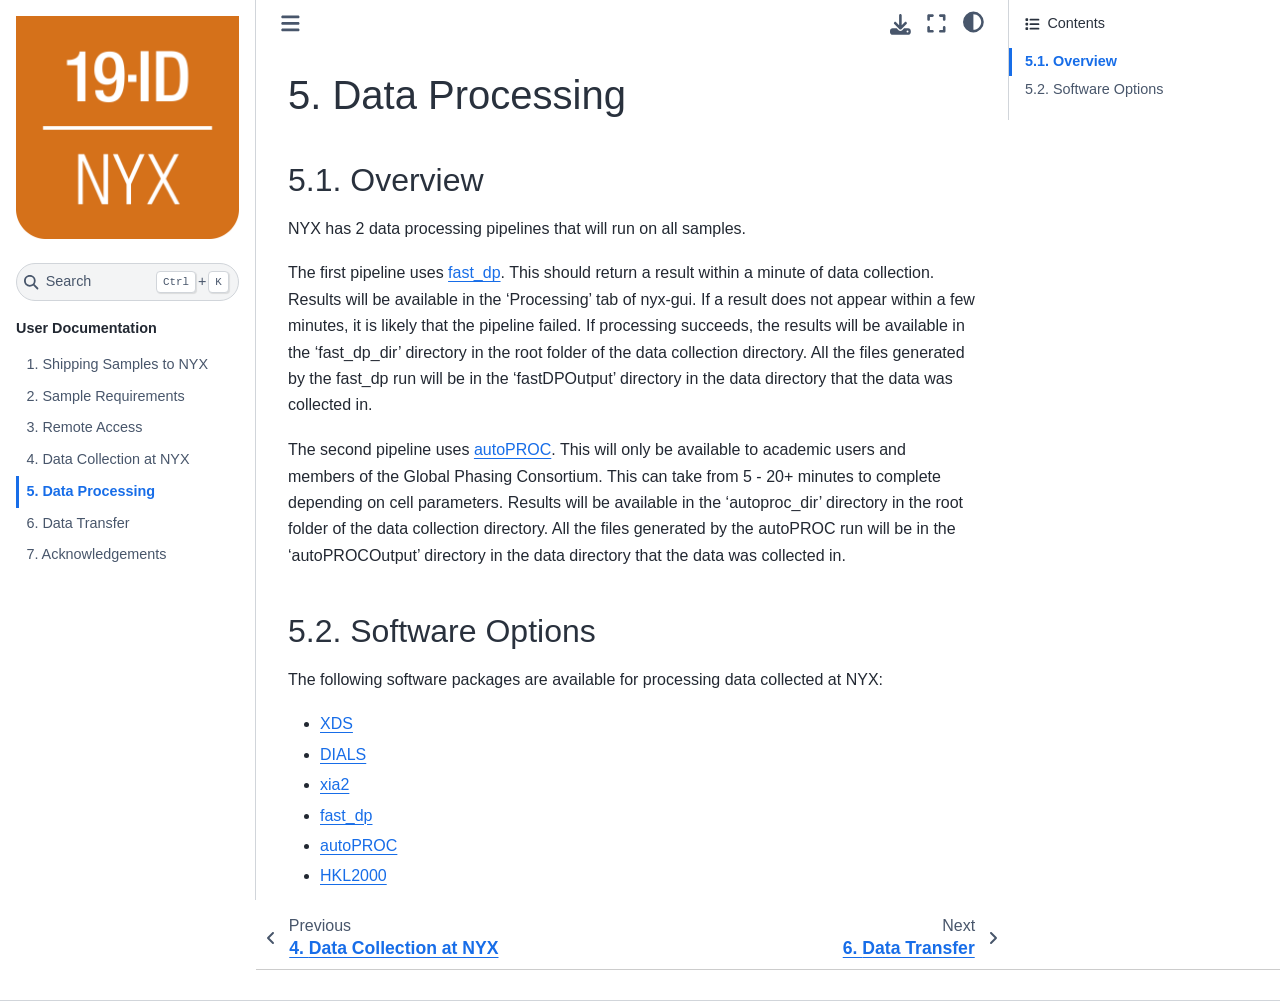
<file: docs/data_processing.html>
<!DOCTYPE html>


<html lang="en" data-content_root="./" >

  <head>
    <meta charset="utf-8" />
    <meta name="viewport" content="width=device-width, initial-scale=1.0" /><meta name="viewport" content="width=device-width, initial-scale=1" />

    <title>5. Data Processing &#8212; NYX Documentation  documentation</title>
  
  
  
  <script data-cfasync="false">
    document.documentElement.dataset.mode = localStorage.getItem("mode") || "";
    document.documentElement.dataset.theme = localStorage.getItem("theme") || "";
  </script>
  
  <!-- Loaded before other Sphinx assets -->
  <link href="_static/styles/theme.css?digest=dfe6caa3a7d634c4db9b" rel="stylesheet" />
<link href="_static/styles/bootstrap.css?digest=dfe6caa3a7d634c4db9b" rel="stylesheet" />
<link href="_static/styles/pydata-sphinx-theme.css?digest=dfe6caa3a7d634c4db9b" rel="stylesheet" />

  
  <link href="_static/vendor/fontawesome/6.5.2/css/all.min.css?digest=dfe6caa3a7d634c4db9b" rel="stylesheet" />
  <link rel="preload" as="font" type="font/woff2" crossorigin href="_static/vendor/fontawesome/6.5.2/webfonts/fa-solid-900.woff2" />
<link rel="preload" as="font" type="font/woff2" crossorigin href="_static/vendor/fontawesome/6.5.2/webfonts/fa-brands-400.woff2" />
<link rel="preload" as="font" type="font/woff2" crossorigin href="_static/vendor/fontawesome/6.5.2/webfonts/fa-regular-400.woff2" />

    <link rel="stylesheet" type="text/css" href="_static/pygments.css?v=8f2a1f02" />
    <link rel="stylesheet" type="text/css" href="_static/styles/sphinx-book-theme.css?v=eba8b062" />
    <link rel="stylesheet" type="text/css" href="_static/custom.css?v=9ad364a2" />
  
  <!-- Pre-loaded scripts that we'll load fully later -->
  <link rel="preload" as="script" href="_static/scripts/bootstrap.js?digest=dfe6caa3a7d634c4db9b" />
<link rel="preload" as="script" href="_static/scripts/pydata-sphinx-theme.js?digest=dfe6caa3a7d634c4db9b" />
  <script src="_static/vendor/fontawesome/6.5.2/js/all.min.js?digest=dfe6caa3a7d634c4db9b"></script>

    <script src="_static/documentation_options.js?v=9eb32ce0"></script>
    <script src="_static/doctools.js?v=fd6eb6e6"></script>
    <script src="_static/sphinx_highlight.js?v=6ffebe34"></script>
    <script src="_static/scripts/sphinx-book-theme.js?v=887ef09a"></script>
    <script>DOCUMENTATION_OPTIONS.pagename = 'data_processing';</script>
    <link rel="index" title="Index" href="genindex.html" />
    <link rel="search" title="Search" href="search.html" />
    <link rel="next" title="6. Data Transfer" href="data_transfer.html" />
    <link rel="prev" title="4. Data Collection at NYX" href="data_collection.html" />
  <meta name="viewport" content="width=device-width, initial-scale=1"/>
  <meta name="docsearch:language" content="en"/>
  </head>
  
  
  <body data-bs-spy="scroll" data-bs-target=".bd-toc-nav" data-offset="180" data-bs-root-margin="0px 0px -60%" data-default-mode="">

  
  
  <div id="pst-skip-link" class="skip-link d-print-none"><a href="#main-content">Skip to main content</a></div>
  
  <div id="pst-scroll-pixel-helper"></div>
  
  <button type="button" class="btn rounded-pill" id="pst-back-to-top">
    <i class="fa-solid fa-arrow-up"></i>Back to top</button>

  
  <input type="checkbox"
          class="sidebar-toggle"
          id="pst-primary-sidebar-checkbox"/>
  <label class="overlay overlay-primary" for="pst-primary-sidebar-checkbox"></label>
  
  <input type="checkbox"
          class="sidebar-toggle"
          id="pst-secondary-sidebar-checkbox"/>
  <label class="overlay overlay-secondary" for="pst-secondary-sidebar-checkbox"></label>
  
  <div class="search-button__wrapper">
    <div class="search-button__overlay"></div>
    <div class="search-button__search-container">
<form class="bd-search d-flex align-items-center"
      action="search.html"
      method="get">
  <i class="fa-solid fa-magnifying-glass"></i>
  <input type="search"
         class="form-control"
         name="q"
         id="search-input"
         placeholder="Search..."
         aria-label="Search..."
         autocomplete="off"
         autocorrect="off"
         autocapitalize="off"
         spellcheck="false"/>
  <span class="search-button__kbd-shortcut"><kbd class="kbd-shortcut__modifier">Ctrl</kbd>+<kbd>K</kbd></span>
</form></div>
  </div>

  <div class="pst-async-banner-revealer d-none">
  <aside id="bd-header-version-warning" class="d-none d-print-none" aria-label="Version warning"></aside>
</div>

  
    <header class="bd-header navbar navbar-expand-lg bd-navbar d-print-none">
    </header>
  

  <div class="bd-container">
    <div class="bd-container__inner bd-page-width">
      
      
      
      <div class="bd-sidebar-primary bd-sidebar">
        

  
  <div class="sidebar-header-items sidebar-primary__section">
    
    
    
    
  </div>
  
    <div class="sidebar-primary-items__start sidebar-primary__section">
        <div class="sidebar-primary-item">

  
    
  

<a class="navbar-brand logo" href="index.html">
  
  
  
  
  
    
    
      
    
    
    <img src="_static/floor_mat.png" class="logo__image only-light" alt="NYX Documentation  documentation - Home"/>
    <script>document.write(`<img src="_static/floor_mat.png" class="logo__image only-dark" alt="NYX Documentation  documentation - Home"/>`);</script>
  
  
</a></div>
        <div class="sidebar-primary-item">

 <script>
 document.write(`
   <button class="btn search-button-field search-button__button" title="Search" aria-label="Search" data-bs-placement="bottom" data-bs-toggle="tooltip">
    <i class="fa-solid fa-magnifying-glass"></i>
    <span class="search-button__default-text">Search</span>
    <span class="search-button__kbd-shortcut"><kbd class="kbd-shortcut__modifier">Ctrl</kbd>+<kbd class="kbd-shortcut__modifier">K</kbd></span>
   </button>
 `);
 </script></div>
        <div class="sidebar-primary-item"><nav class="bd-links bd-docs-nav" aria-label="Main">
    <div class="bd-toc-item navbar-nav active">
        <p aria-level="2" class="caption" role="heading"><span class="caption-text">User Documentation</span></p>
<ul class="current nav bd-sidenav">
<li class="toctree-l1"><a class="reference internal" href="shipping.html">1. Shipping Samples to NYX</a></li>
<li class="toctree-l1"><a class="reference internal" href="sample_requirements.html">2. Sample Requirements</a></li>
<li class="toctree-l1"><a class="reference internal" href="remote_access.html">3. Remote Access</a></li>
<li class="toctree-l1"><a class="reference internal" href="data_collection.html">4. Data Collection at NYX</a></li>
<li class="toctree-l1 current active"><a class="current reference internal" href="#">5. Data Processing</a></li>
<li class="toctree-l1"><a class="reference internal" href="data_transfer.html">6. Data Transfer</a></li>
<li class="toctree-l1"><a class="reference internal" href="acknowledgement.html">7. Acknowledgements</a></li>
</ul>

    </div>
</nav></div>
    </div>
  
  
  <div class="sidebar-primary-items__end sidebar-primary__section">
  </div>
  
  <div id="rtd-footer-container"></div>


      </div>
      
      <main id="main-content" class="bd-main" role="main">
        
        

<div class="sbt-scroll-pixel-helper"></div>

          <div class="bd-content">
            <div class="bd-article-container">
              
              <div class="bd-header-article d-print-none">
<div class="header-article-items header-article__inner">
  
    <div class="header-article-items__start">
      
        <div class="header-article-item"><button class="sidebar-toggle primary-toggle btn btn-sm" title="Toggle primary sidebar" data-bs-placement="bottom" data-bs-toggle="tooltip">
  <span class="fa-solid fa-bars"></span>
</button></div>
      
    </div>
  
  
    <div class="header-article-items__end">
      
        <div class="header-article-item">

<div class="article-header-buttons">





<div class="dropdown dropdown-download-buttons">
  <button class="btn dropdown-toggle" type="button" data-bs-toggle="dropdown" aria-expanded="false" aria-label="Download this page">
    <i class="fas fa-download"></i>
  </button>
  <ul class="dropdown-menu">
      
      
      
      <li><a href="_sources/data_processing.rst" target="_blank"
   class="btn btn-sm btn-download-source-button dropdown-item"
   title="Download source file"
   data-bs-placement="left" data-bs-toggle="tooltip"
>
  

<span class="btn__icon-container">
  <i class="fas fa-file"></i>
  </span>
<span class="btn__text-container">.rst</span>
</a>
</li>
      
      
      
      
      <li>
<button onclick="window.print()"
  class="btn btn-sm btn-download-pdf-button dropdown-item"
  title="Print to PDF"
  data-bs-placement="left" data-bs-toggle="tooltip"
>
  

<span class="btn__icon-container">
  <i class="fas fa-file-pdf"></i>
  </span>
<span class="btn__text-container">.pdf</span>
</button>
</li>
      
  </ul>
</div>




<button onclick="toggleFullScreen()"
  class="btn btn-sm btn-fullscreen-button"
  title="Fullscreen mode"
  data-bs-placement="bottom" data-bs-toggle="tooltip"
>
  

<span class="btn__icon-container">
  <i class="fas fa-expand"></i>
  </span>

</button>



<script>
document.write(`
  <button class="btn btn-sm nav-link pst-navbar-icon theme-switch-button" title="light/dark" aria-label="light/dark" data-bs-placement="bottom" data-bs-toggle="tooltip">
    <i class="theme-switch fa-solid fa-sun fa-lg" data-mode="light"></i>
    <i class="theme-switch fa-solid fa-moon fa-lg" data-mode="dark"></i>
    <i class="theme-switch fa-solid fa-circle-half-stroke fa-lg" data-mode="auto"></i>
  </button>
`);
</script>


<script>
document.write(`
  <button class="btn btn-sm pst-navbar-icon search-button search-button__button" title="Search" aria-label="Search" data-bs-placement="bottom" data-bs-toggle="tooltip">
    <i class="fa-solid fa-magnifying-glass fa-lg"></i>
  </button>
`);
</script>
<button class="sidebar-toggle secondary-toggle btn btn-sm" title="Toggle secondary sidebar" data-bs-placement="bottom" data-bs-toggle="tooltip">
    <span class="fa-solid fa-list"></span>
</button>
</div></div>
      
    </div>
  
</div>
</div>
              
              

<div id="jb-print-docs-body" class="onlyprint">
    <h1>Data Processing</h1>
    <!-- Table of contents -->
    <div id="print-main-content">
        <div id="jb-print-toc">
            
            <div>
                <h2> Contents </h2>
            </div>
            <nav aria-label="Page">
                <ul class="visible nav section-nav flex-column">
<li class="toc-h2 nav-item toc-entry"><a class="reference internal nav-link" href="#overview">5.1. Overview</a></li>
<li class="toc-h2 nav-item toc-entry"><a class="reference internal nav-link" href="#software-options">5.2. Software Options</a></li>
</ul>
            </nav>
        </div>
    </div>
</div>

              
                
<div id="searchbox"></div>
                <article class="bd-article">
                  
  <section id="data-processing">
<h1><span class="section-number">5. </span>Data Processing<a class="headerlink" href="#data-processing" title="Link to this heading">#</a></h1>
<section id="overview">
<h2><span class="section-number">5.1. </span>Overview<a class="headerlink" href="#overview" title="Link to this heading">#</a></h2>
<p>NYX has 2 data processing pipelines that will run on all samples.</p>
<p>The first pipeline uses <a class="reference external" href="https://github.com/DiamondLightSource/fast_dp" rel="noreferrer" target="_blank">fast_dp</a>. This should return a result within a minute of data collection. Results will be available
in the ‘Processing’ tab of nyx-gui. If a result does not appear within a few minutes, it is likely that the pipeline failed.
If processing succeeds, the results will be available in the ‘fast_dp_dir’ directory in the root folder of the data collection directory.
All the files generated by the fast_dp run will be in the ‘fastDPOutput’ directory in the data directory that the data
was collected in.</p>
<p>The second pipeline uses <a class="reference external" href="https://www.globalphasing.com/autoproc/manual/index.html" rel="noreferrer" target="_blank">autoPROC</a>. This will only be
available to academic users and members of the Global Phasing Consortium. This can take from 5 - 20+ minutes to complete
depending on cell parameters. Results will be available in the ‘autoproc_dir’ directory in the root folder of the data
collection directory. All the files generated by the autoPROC run will be in the ‘autoPROCOutput’ directory in the data
directory that the data was collected in.</p>
</section>
<section id="software-options">
<h2><span class="section-number">5.2. </span>Software Options<a class="headerlink" href="#software-options" title="Link to this heading">#</a></h2>
<p>The following software packages are available for processing data collected at NYX:</p>
<ul class="simple">
<li><p><a class="reference external" href="https://www.dectris.com/en/detectors/XDS/" rel="noreferrer" target="_blank">XDS</a></p></li>
<li><p><a class="reference external" href="https://dials.github.io/" rel="noreferrer" target="_blank">DIALS</a></p></li>
<li><p><a class="reference external" href="https://xia2.github.io/" rel="noreferrer" target="_blank">xia2</a></p></li>
<li><p><a class="reference external" href="https://github.com/DiamondLightSource/fast_dp" rel="noreferrer" target="_blank">fast_dp</a></p></li>
<li><p><a class="reference external" href="https://www.globalphasing.com/autoproc/manual/index.html" rel="noreferrer" target="_blank">autoPROC</a></p></li>
<li><p><a class="reference external" href="http://www.hkl-xray.com/hkl-2000-manual" rel="noreferrer" target="_blank">HKL2000</a></p></li>
</ul>
</section>
</section>


                </article>
              

              
              
              
              
                <footer class="prev-next-footer d-print-none">
                  
<div class="prev-next-area">
    <a class="left-prev"
       href="data_collection.html"
       title="previous page">
      <i class="fa-solid fa-angle-left"></i>
      <div class="prev-next-info">
        <p class="prev-next-subtitle">previous</p>
        <p class="prev-next-title"><span class="section-number">4. </span>Data Collection at NYX</p>
      </div>
    </a>
    <a class="right-next"
       href="data_transfer.html"
       title="next page">
      <div class="prev-next-info">
        <p class="prev-next-subtitle">next</p>
        <p class="prev-next-title"><span class="section-number">6. </span>Data Transfer</p>
      </div>
      <i class="fa-solid fa-angle-right"></i>
    </a>
</div>
                </footer>
              
            </div>
            
            
              
                <div class="bd-sidebar-secondary bd-toc"><div class="sidebar-secondary-items sidebar-secondary__inner">


  <div class="sidebar-secondary-item">
  <div class="page-toc tocsection onthispage">
    <i class="fa-solid fa-list"></i> Contents
  </div>
  <nav class="bd-toc-nav page-toc">
    <ul class="visible nav section-nav flex-column">
<li class="toc-h2 nav-item toc-entry"><a class="reference internal nav-link" href="#overview">5.1. Overview</a></li>
<li class="toc-h2 nav-item toc-entry"><a class="reference internal nav-link" href="#software-options">5.2. Software Options</a></li>
</ul>
  </nav></div>

</div></div>
              
            
          </div>
          <footer class="bd-footer-content">
            
<div class="bd-footer-content__inner container">
  
  <div class="footer-item">
    
  </div>
  
  <div class="footer-item">
    

  </div>
  
  <div class="footer-item">
    
  </div>
  
  <div class="footer-item">
    
  </div>
  
</div>
          </footer>
        

      </main>
    </div>
  </div>
  
  <!-- Scripts loaded after <body> so the DOM is not blocked -->
  <script src="_static/scripts/bootstrap.js?digest=dfe6caa3a7d634c4db9b"></script>
<script src="_static/scripts/pydata-sphinx-theme.js?digest=dfe6caa3a7d634c4db9b"></script>

  <footer class="bd-footer">
  </footer>
  </body>
</html>
</file>
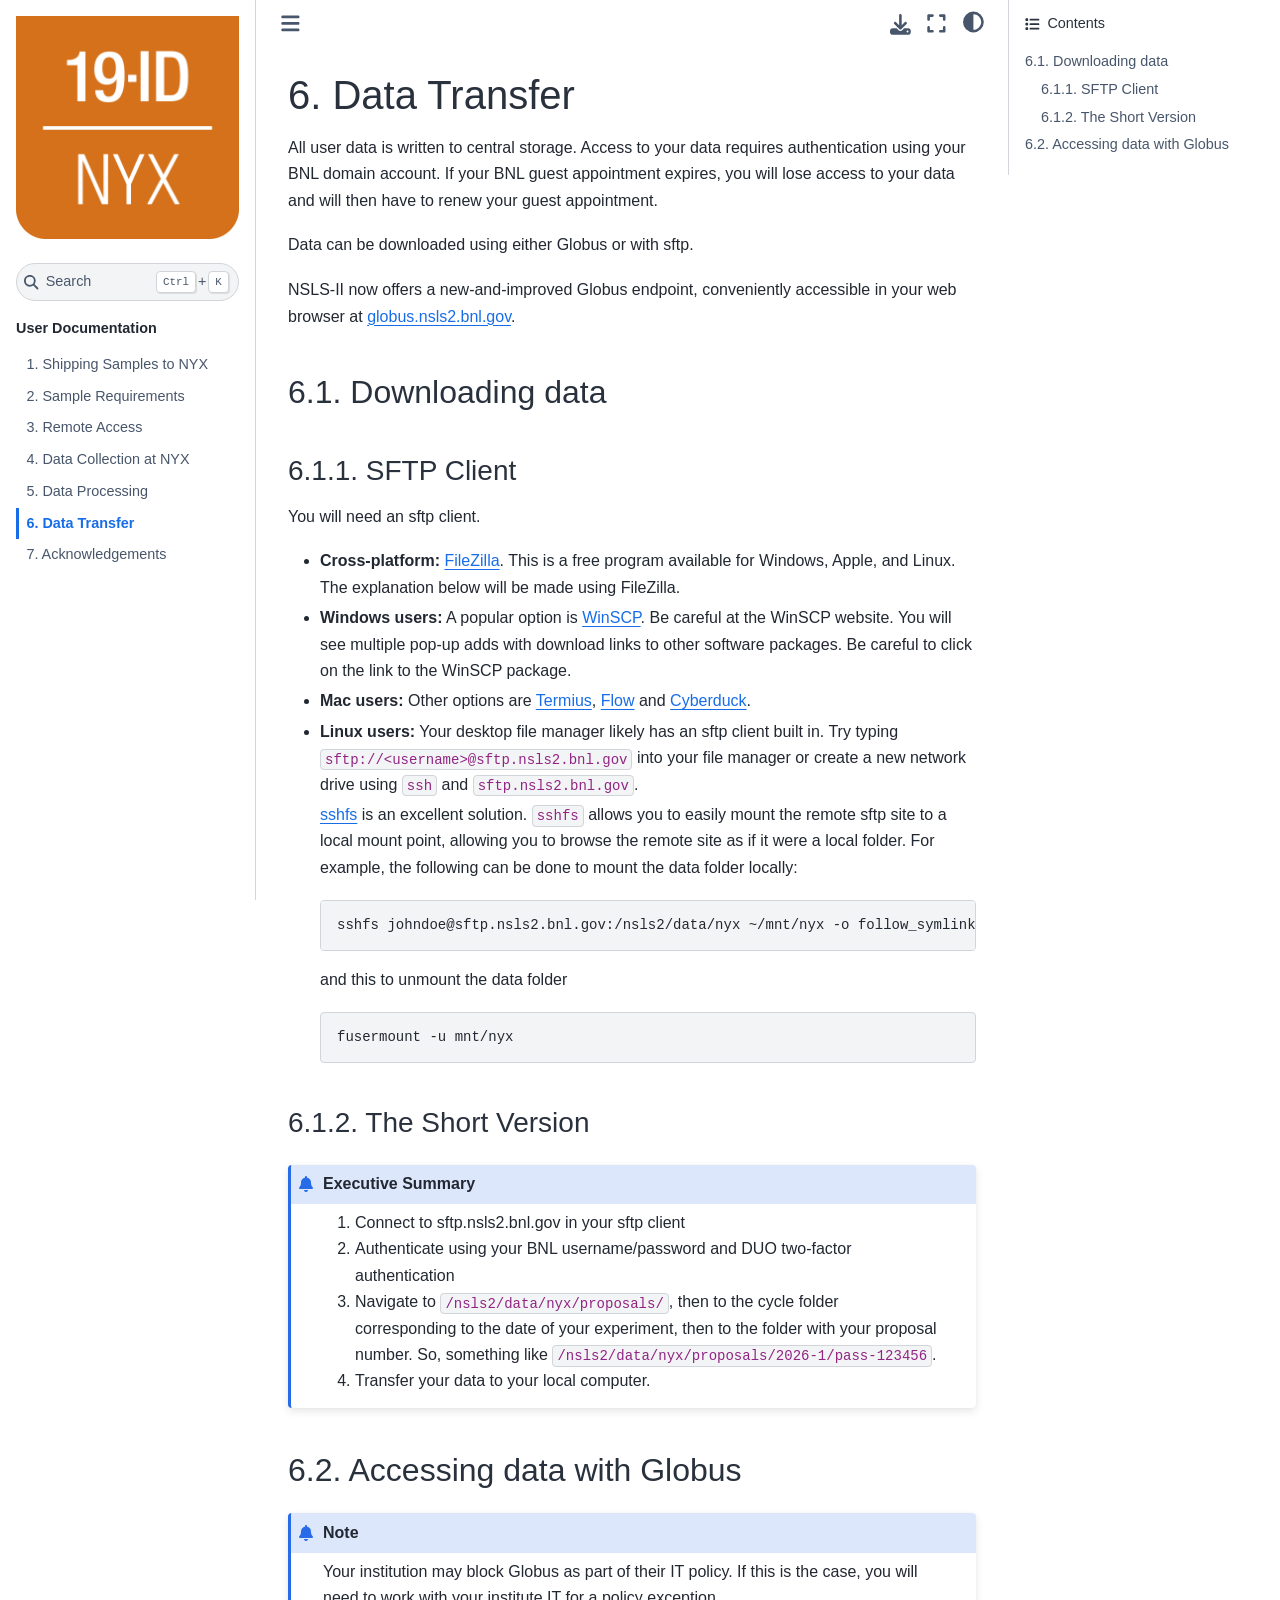
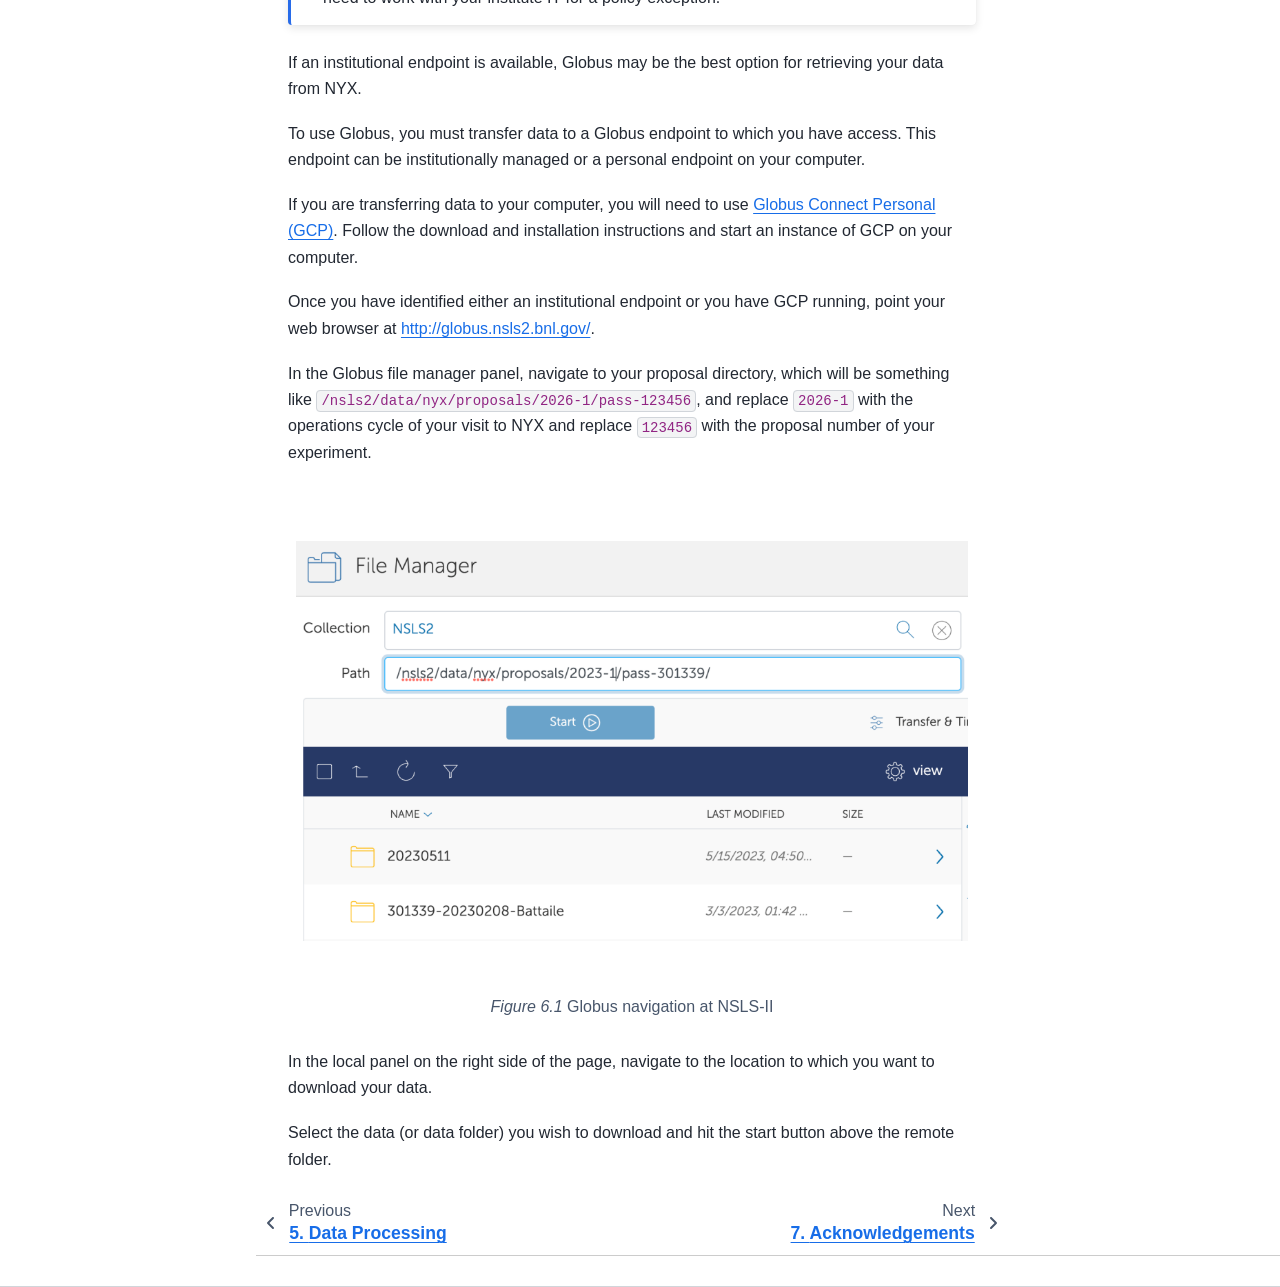
<file: docs/data_transfer.html>
<!DOCTYPE html>


<html lang="en" data-content_root="./" >

  <head>
    <meta charset="utf-8" />
    <meta name="viewport" content="width=device-width, initial-scale=1.0" /><meta name="viewport" content="width=device-width, initial-scale=1" />

    <title>6. Data Transfer &#8212; NYX Documentation  documentation</title>
  
  
  
  <script data-cfasync="false">
    document.documentElement.dataset.mode = localStorage.getItem("mode") || "";
    document.documentElement.dataset.theme = localStorage.getItem("theme") || "";
  </script>
  
  <!-- Loaded before other Sphinx assets -->
  <link href="_static/styles/theme.css?digest=dfe6caa3a7d634c4db9b" rel="stylesheet" />
<link href="_static/styles/bootstrap.css?digest=dfe6caa3a7d634c4db9b" rel="stylesheet" />
<link href="_static/styles/pydata-sphinx-theme.css?digest=dfe6caa3a7d634c4db9b" rel="stylesheet" />

  
  <link href="_static/vendor/fontawesome/6.5.2/css/all.min.css?digest=dfe6caa3a7d634c4db9b" rel="stylesheet" />
  <link rel="preload" as="font" type="font/woff2" crossorigin href="_static/vendor/fontawesome/6.5.2/webfonts/fa-solid-900.woff2" />
<link rel="preload" as="font" type="font/woff2" crossorigin href="_static/vendor/fontawesome/6.5.2/webfonts/fa-brands-400.woff2" />
<link rel="preload" as="font" type="font/woff2" crossorigin href="_static/vendor/fontawesome/6.5.2/webfonts/fa-regular-400.woff2" />

    <link rel="stylesheet" type="text/css" href="_static/pygments.css?v=8f2a1f02" />
    <link rel="stylesheet" type="text/css" href="_static/styles/sphinx-book-theme.css?v=eba8b062" />
    <link rel="stylesheet" type="text/css" href="_static/custom.css?v=9ad364a2" />
  
  <!-- Pre-loaded scripts that we'll load fully later -->
  <link rel="preload" as="script" href="_static/scripts/bootstrap.js?digest=dfe6caa3a7d634c4db9b" />
<link rel="preload" as="script" href="_static/scripts/pydata-sphinx-theme.js?digest=dfe6caa3a7d634c4db9b" />
  <script src="_static/vendor/fontawesome/6.5.2/js/all.min.js?digest=dfe6caa3a7d634c4db9b"></script>

    <script src="_static/documentation_options.js?v=9eb32ce0"></script>
    <script src="_static/doctools.js?v=fd6eb6e6"></script>
    <script src="_static/sphinx_highlight.js?v=6ffebe34"></script>
    <script src="_static/scripts/sphinx-book-theme.js?v=887ef09a"></script>
    <script>DOCUMENTATION_OPTIONS.pagename = 'data_transfer';</script>
    <link rel="index" title="Index" href="genindex.html" />
    <link rel="search" title="Search" href="search.html" />
    <link rel="next" title="7. Acknowledgements" href="acknowledgement.html" />
    <link rel="prev" title="5. Data Processing" href="data_processing.html" />
  <meta name="viewport" content="width=device-width, initial-scale=1"/>
  <meta name="docsearch:language" content="en"/>
  </head>
  
  
  <body data-bs-spy="scroll" data-bs-target=".bd-toc-nav" data-offset="180" data-bs-root-margin="0px 0px -60%" data-default-mode="">

  
  
  <div id="pst-skip-link" class="skip-link d-print-none"><a href="#main-content">Skip to main content</a></div>
  
  <div id="pst-scroll-pixel-helper"></div>
  
  <button type="button" class="btn rounded-pill" id="pst-back-to-top">
    <i class="fa-solid fa-arrow-up"></i>Back to top</button>

  
  <input type="checkbox"
          class="sidebar-toggle"
          id="pst-primary-sidebar-checkbox"/>
  <label class="overlay overlay-primary" for="pst-primary-sidebar-checkbox"></label>
  
  <input type="checkbox"
          class="sidebar-toggle"
          id="pst-secondary-sidebar-checkbox"/>
  <label class="overlay overlay-secondary" for="pst-secondary-sidebar-checkbox"></label>
  
  <div class="search-button__wrapper">
    <div class="search-button__overlay"></div>
    <div class="search-button__search-container">
<form class="bd-search d-flex align-items-center"
      action="search.html"
      method="get">
  <i class="fa-solid fa-magnifying-glass"></i>
  <input type="search"
         class="form-control"
         name="q"
         id="search-input"
         placeholder="Search..."
         aria-label="Search..."
         autocomplete="off"
         autocorrect="off"
         autocapitalize="off"
         spellcheck="false"/>
  <span class="search-button__kbd-shortcut"><kbd class="kbd-shortcut__modifier">Ctrl</kbd>+<kbd>K</kbd></span>
</form></div>
  </div>

  <div class="pst-async-banner-revealer d-none">
  <aside id="bd-header-version-warning" class="d-none d-print-none" aria-label="Version warning"></aside>
</div>

  
    <header class="bd-header navbar navbar-expand-lg bd-navbar d-print-none">
    </header>
  

  <div class="bd-container">
    <div class="bd-container__inner bd-page-width">
      
      
      
      <div class="bd-sidebar-primary bd-sidebar">
        

  
  <div class="sidebar-header-items sidebar-primary__section">
    
    
    
    
  </div>
  
    <div class="sidebar-primary-items__start sidebar-primary__section">
        <div class="sidebar-primary-item">

  
    
  

<a class="navbar-brand logo" href="index.html">
  
  
  
  
  
    
    
      
    
    
    <img src="_static/floor_mat.png" class="logo__image only-light" alt="NYX Documentation  documentation - Home"/>
    <script>document.write(`<img src="_static/floor_mat.png" class="logo__image only-dark" alt="NYX Documentation  documentation - Home"/>`);</script>
  
  
</a></div>
        <div class="sidebar-primary-item">

 <script>
 document.write(`
   <button class="btn search-button-field search-button__button" title="Search" aria-label="Search" data-bs-placement="bottom" data-bs-toggle="tooltip">
    <i class="fa-solid fa-magnifying-glass"></i>
    <span class="search-button__default-text">Search</span>
    <span class="search-button__kbd-shortcut"><kbd class="kbd-shortcut__modifier">Ctrl</kbd>+<kbd class="kbd-shortcut__modifier">K</kbd></span>
   </button>
 `);
 </script></div>
        <div class="sidebar-primary-item"><nav class="bd-links bd-docs-nav" aria-label="Main">
    <div class="bd-toc-item navbar-nav active">
        <p aria-level="2" class="caption" role="heading"><span class="caption-text">User Documentation</span></p>
<ul class="current nav bd-sidenav">
<li class="toctree-l1"><a class="reference internal" href="shipping.html">1. Shipping Samples to NYX</a></li>
<li class="toctree-l1"><a class="reference internal" href="sample_requirements.html">2. Sample Requirements</a></li>
<li class="toctree-l1"><a class="reference internal" href="remote_access.html">3. Remote Access</a></li>
<li class="toctree-l1"><a class="reference internal" href="data_collection.html">4. Data Collection at NYX</a></li>
<li class="toctree-l1"><a class="reference internal" href="data_processing.html">5. Data Processing</a></li>
<li class="toctree-l1 current active"><a class="current reference internal" href="#">6. Data Transfer</a></li>
<li class="toctree-l1"><a class="reference internal" href="acknowledgement.html">7. Acknowledgements</a></li>
</ul>

    </div>
</nav></div>
    </div>
  
  
  <div class="sidebar-primary-items__end sidebar-primary__section">
  </div>
  
  <div id="rtd-footer-container"></div>


      </div>
      
      <main id="main-content" class="bd-main" role="main">
        
        

<div class="sbt-scroll-pixel-helper"></div>

          <div class="bd-content">
            <div class="bd-article-container">
              
              <div class="bd-header-article d-print-none">
<div class="header-article-items header-article__inner">
  
    <div class="header-article-items__start">
      
        <div class="header-article-item"><button class="sidebar-toggle primary-toggle btn btn-sm" title="Toggle primary sidebar" data-bs-placement="bottom" data-bs-toggle="tooltip">
  <span class="fa-solid fa-bars"></span>
</button></div>
      
    </div>
  
  
    <div class="header-article-items__end">
      
        <div class="header-article-item">

<div class="article-header-buttons">





<div class="dropdown dropdown-download-buttons">
  <button class="btn dropdown-toggle" type="button" data-bs-toggle="dropdown" aria-expanded="false" aria-label="Download this page">
    <i class="fas fa-download"></i>
  </button>
  <ul class="dropdown-menu">
      
      
      
      <li><a href="_sources/data_transfer.rst" target="_blank"
   class="btn btn-sm btn-download-source-button dropdown-item"
   title="Download source file"
   data-bs-placement="left" data-bs-toggle="tooltip"
>
  

<span class="btn__icon-container">
  <i class="fas fa-file"></i>
  </span>
<span class="btn__text-container">.rst</span>
</a>
</li>
      
      
      
      
      <li>
<button onclick="window.print()"
  class="btn btn-sm btn-download-pdf-button dropdown-item"
  title="Print to PDF"
  data-bs-placement="left" data-bs-toggle="tooltip"
>
  

<span class="btn__icon-container">
  <i class="fas fa-file-pdf"></i>
  </span>
<span class="btn__text-container">.pdf</span>
</button>
</li>
      
  </ul>
</div>




<button onclick="toggleFullScreen()"
  class="btn btn-sm btn-fullscreen-button"
  title="Fullscreen mode"
  data-bs-placement="bottom" data-bs-toggle="tooltip"
>
  

<span class="btn__icon-container">
  <i class="fas fa-expand"></i>
  </span>

</button>



<script>
document.write(`
  <button class="btn btn-sm nav-link pst-navbar-icon theme-switch-button" title="light/dark" aria-label="light/dark" data-bs-placement="bottom" data-bs-toggle="tooltip">
    <i class="theme-switch fa-solid fa-sun fa-lg" data-mode="light"></i>
    <i class="theme-switch fa-solid fa-moon fa-lg" data-mode="dark"></i>
    <i class="theme-switch fa-solid fa-circle-half-stroke fa-lg" data-mode="auto"></i>
  </button>
`);
</script>


<script>
document.write(`
  <button class="btn btn-sm pst-navbar-icon search-button search-button__button" title="Search" aria-label="Search" data-bs-placement="bottom" data-bs-toggle="tooltip">
    <i class="fa-solid fa-magnifying-glass fa-lg"></i>
  </button>
`);
</script>
<button class="sidebar-toggle secondary-toggle btn btn-sm" title="Toggle secondary sidebar" data-bs-placement="bottom" data-bs-toggle="tooltip">
    <span class="fa-solid fa-list"></span>
</button>
</div></div>
      
    </div>
  
</div>
</div>
              
              

<div id="jb-print-docs-body" class="onlyprint">
    <h1>Data Transfer</h1>
    <!-- Table of contents -->
    <div id="print-main-content">
        <div id="jb-print-toc">
            
            <div>
                <h2> Contents </h2>
            </div>
            <nav aria-label="Page">
                <ul class="visible nav section-nav flex-column">
<li class="toc-h2 nav-item toc-entry"><a class="reference internal nav-link" href="#downloading-data">6.1. Downloading data</a><ul class="visible nav section-nav flex-column">
<li class="toc-h3 nav-item toc-entry"><a class="reference internal nav-link" href="#sftp-client">6.1.1. SFTP Client</a></li>
<li class="toc-h3 nav-item toc-entry"><a class="reference internal nav-link" href="#the-short-version">6.1.2. The Short Version</a></li>
</ul>
</li>
<li class="toc-h2 nav-item toc-entry"><a class="reference internal nav-link" href="#accessing-data-with-globus">6.2. Accessing data with Globus</a></li>
</ul>
            </nav>
        </div>
    </div>
</div>

              
                
<div id="searchbox"></div>
                <article class="bd-article">
                  
  <section id="data-transfer">
<h1><span class="section-number">6. </span>Data Transfer<a class="headerlink" href="#data-transfer" title="Link to this heading">#</a></h1>
<p>All user data is written to central storage. Access to your data requires
authentication using your BNL domain account. If your BNL guest appointment
expires, you will lose access to your data and will then have to renew your
guest appointment.</p>
<p>Data can be downloaded using either Globus or with sftp.</p>
<p>NSLS-II now offers a new-and-improved Globus endpoint, conveniently accessible in your
web browser at <a class="reference external" href="https://globus.nsls2.bnl.gov" rel="noreferrer" target="_blank">globus.nsls2.bnl.gov</a>.</p>
<section id="downloading-data">
<h2><span class="section-number">6.1. </span>Downloading data<a class="headerlink" href="#downloading-data" title="Link to this heading">#</a></h2>
<section id="sftp-client">
<h3><span class="section-number">6.1.1. </span>SFTP Client<a class="headerlink" href="#sftp-client" title="Link to this heading">#</a></h3>
<p>You will need an sftp client.</p>
<ul>
<li><p><strong>Cross-platform:</strong> <a class="reference external" href="https://filezilla-project.org/" rel="noreferrer" target="_blank">FileZilla</a>.
This is a free program available for Windows, Apple, and Linux.  The
explanation below will be made using FileZilla.</p></li>
<li><p><strong>Windows users:</strong> A popular option is <a class="reference external" href="https://winscp.net/eng/index.php" rel="noreferrer" target="_blank">WinSCP</a>. Be careful at the WinSCP
website.  You will see multiple pop-up adds with download links to
other software packages.  Be careful to click on the link to the
WinSCP package.</p></li>
<li><p><strong>Mac users:</strong> Other options are <a class="reference external" href="https://termius.com/download/macos" rel="noreferrer" target="_blank">Termius</a>, <a class="reference external" href="http://fivedetails.com/flow/" rel="noreferrer" target="_blank">Flow</a> and
<a class="reference external" href="http://cuberduck.io" rel="noreferrer" target="_blank">Cyberduck</a>.</p></li>
<li><p><strong>Linux users:</strong> Your desktop file manager likely has an sftp client
built in.  Try typing
<code class="docutils literal notranslate"><span class="pre">sftp://&lt;username&gt;&#64;sftp.nsls2.bnl.gov</span></code> into your file
manager or create a new network drive using <code class="docutils literal notranslate"><span class="pre">ssh</span></code> and
<code class="docutils literal notranslate"><span class="pre">sftp.nsls2.bnl.gov</span></code>.</p>
<p><a class="reference external" href="https://github.com/libfuse/sshfs" rel="noreferrer" target="_blank">sshfs</a> is an
excellent solution.  <code class="docutils literal notranslate"><span class="pre">sshfs</span></code> allows you to easily
mount the remote sftp site to a local mount point,
allowing you to browse the remote site as if it were a
local folder.  For example, the following can be done to mount
the data folder locally:</p>
<div class="highlight-bash notranslate"><div class="highlight"><pre><span></span>sshfs<span class="w"> </span>johndoe@sftp.nsls2.bnl.gov:/nsls2/data/nyx<span class="w"> </span>~/mnt/nyx<span class="w"> </span>-o<span class="w"> </span>follow_symlinks
</pre></div>
</div>
<p>and this to unmount the data folder</p>
<div class="highlight-bash notranslate"><div class="highlight"><pre><span></span>fusermount<span class="w"> </span>-u<span class="w"> </span>mnt/nyx
</pre></div>
</div>
</li>
</ul>
</section>
<section id="the-short-version">
<h3><span class="section-number">6.1.2. </span>The Short Version<a class="headerlink" href="#the-short-version" title="Link to this heading">#</a></h3>
<div class="admonition-executive-summary admonition">
<p class="admonition-title">Executive Summary</p>
<ol class="arabic simple">
<li><p>Connect to sftp.nsls2.bnl.gov in your sftp client</p></li>
<li><p>Authenticate using your BNL username/password and DUO two-factor
authentication</p></li>
<li><p>Navigate to <code class="docutils literal notranslate"><span class="pre">/nsls2/data/nyx/proposals/</span></code>, then to the cycle
folder corresponding to the date of your experiment, then to the
folder with your proposal number.  So, something like
<code class="docutils literal notranslate"><span class="pre">/nsls2/data/nyx/proposals/2026-1/pass-123456</span></code>.</p></li>
<li><p>Transfer your data to your local computer.</p></li>
</ol>
</div>
</section>
</section>
<section id="accessing-data-with-globus">
<h2><span class="section-number">6.2. </span>Accessing data with Globus<a class="headerlink" href="#accessing-data-with-globus" title="Link to this heading">#</a></h2>
<div class="admonition-note admonition">
<p class="admonition-title">Note</p>
<p>Your institution may block Globus as part of their IT policy. If this is the
case, you will need to work with your institute IT for a policy exception.</p>
</div>
<p>If an institutional endpoint is available, Globus may be the best option
for retrieving your data from NYX.</p>
<p>To use Globus, you must transfer data to a Globus endpoint to which you have
access. This endpoint can be institutionally managed or a personal endpoint on
your computer.</p>
<p>If you are transferring data to your computer, you will need to use
<a class="reference external" href="https://app.globus.org/collections/gcp" rel="noreferrer" target="_blank">Globus Connect Personal (GCP)</a>.
Follow the download and installation instructions and start an
instance of GCP on your computer.</p>
<p>Once you have identified either an institutional endpoint or you have
GCP running, point your web browser at <a class="reference external" href="http://globus.nsls2.bnl.gov/" rel="noreferrer" target="_blank">http://globus.nsls2.bnl.gov/</a>.</p>
<p>In the Globus file manager panel, navigate to your
proposal directory, which will be something like
<code class="docutils literal notranslate"><span class="pre">/nsls2/data/nyx/proposals/2026-1/pass-123456</span></code>, and
replace <code class="docutils literal notranslate"><span class="pre">2026-1</span></code> with the operations cycle of your visit to NYX and
replace <code class="docutils literal notranslate"><span class="pre">123456</span></code> with the proposal number of your experiment.</p>
<figure class="align-center" id="id1">
<img alt="_images/globus.png" class="my-5" src="_images/globus.png" />
<figcaption>
<p><span class="caption-number">Figure 6.1 </span><span class="caption-text">Globus navigation at NSLS-II</span><a class="headerlink" href="#id1" title="Link to this image">#</a></p>
</figcaption>
</figure>
<p>In the local panel on the right side of the page, navigate to the
location to which you want to download your data.</p>
<p>Select the data (or data folder) you wish to download and hit the
start button above the remote folder.</p>
</section>
</section>


                </article>
              

              
              
              
              
                <footer class="prev-next-footer d-print-none">
                  
<div class="prev-next-area">
    <a class="left-prev"
       href="data_processing.html"
       title="previous page">
      <i class="fa-solid fa-angle-left"></i>
      <div class="prev-next-info">
        <p class="prev-next-subtitle">previous</p>
        <p class="prev-next-title"><span class="section-number">5. </span>Data Processing</p>
      </div>
    </a>
    <a class="right-next"
       href="acknowledgement.html"
       title="next page">
      <div class="prev-next-info">
        <p class="prev-next-subtitle">next</p>
        <p class="prev-next-title"><span class="section-number">7. </span>Acknowledgements</p>
      </div>
      <i class="fa-solid fa-angle-right"></i>
    </a>
</div>
                </footer>
              
            </div>
            
            
              
                <div class="bd-sidebar-secondary bd-toc"><div class="sidebar-secondary-items sidebar-secondary__inner">


  <div class="sidebar-secondary-item">
  <div class="page-toc tocsection onthispage">
    <i class="fa-solid fa-list"></i> Contents
  </div>
  <nav class="bd-toc-nav page-toc">
    <ul class="visible nav section-nav flex-column">
<li class="toc-h2 nav-item toc-entry"><a class="reference internal nav-link" href="#downloading-data">6.1. Downloading data</a><ul class="visible nav section-nav flex-column">
<li class="toc-h3 nav-item toc-entry"><a class="reference internal nav-link" href="#sftp-client">6.1.1. SFTP Client</a></li>
<li class="toc-h3 nav-item toc-entry"><a class="reference internal nav-link" href="#the-short-version">6.1.2. The Short Version</a></li>
</ul>
</li>
<li class="toc-h2 nav-item toc-entry"><a class="reference internal nav-link" href="#accessing-data-with-globus">6.2. Accessing data with Globus</a></li>
</ul>
  </nav></div>

</div></div>
              
            
          </div>
          <footer class="bd-footer-content">
            
<div class="bd-footer-content__inner container">
  
  <div class="footer-item">
    
  </div>
  
  <div class="footer-item">
    

  </div>
  
  <div class="footer-item">
    
  </div>
  
  <div class="footer-item">
    
  </div>
  
</div>
          </footer>
        

      </main>
    </div>
  </div>
  
  <!-- Scripts loaded after <body> so the DOM is not blocked -->
  <script src="_static/scripts/bootstrap.js?digest=dfe6caa3a7d634c4db9b"></script>
<script src="_static/scripts/pydata-sphinx-theme.js?digest=dfe6caa3a7d634c4db9b"></script>

  <footer class="bd-footer">
  </footer>
  </body>
</html>
</file>
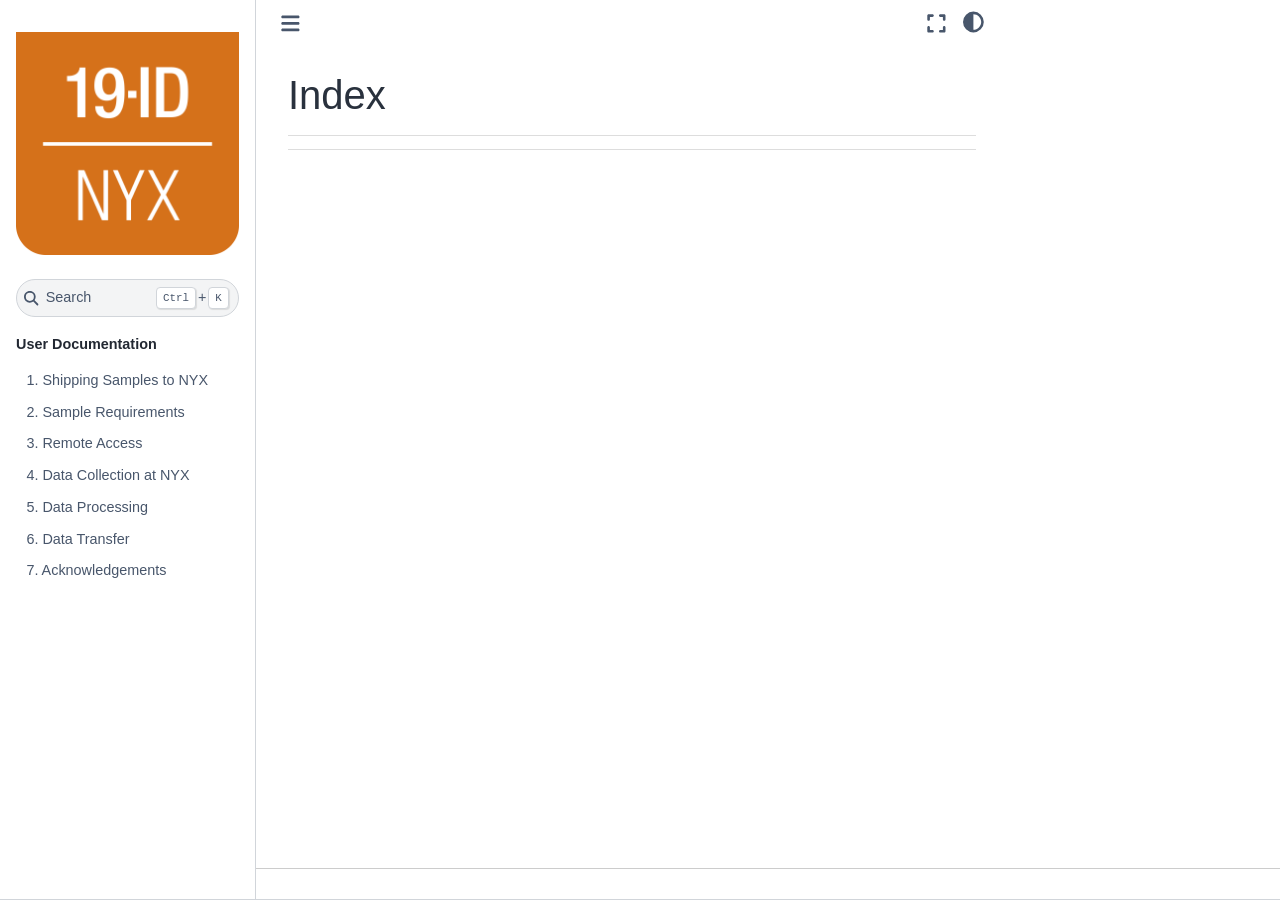
<file: docs/genindex.html>
<!DOCTYPE html>


<html lang="en" data-content_root="./" >

  <head>
    <meta charset="utf-8" />
    <meta name="viewport" content="width=device-width, initial-scale=1.0" />
    <title>Index &#8212; NYX Documentation  documentation</title>
  
  
  
  <script data-cfasync="false">
    document.documentElement.dataset.mode = localStorage.getItem("mode") || "";
    document.documentElement.dataset.theme = localStorage.getItem("theme") || "";
  </script>
  
  <!-- Loaded before other Sphinx assets -->
  <link href="_static/styles/theme.css?digest=dfe6caa3a7d634c4db9b" rel="stylesheet" />
<link href="_static/styles/bootstrap.css?digest=dfe6caa3a7d634c4db9b" rel="stylesheet" />
<link href="_static/styles/pydata-sphinx-theme.css?digest=dfe6caa3a7d634c4db9b" rel="stylesheet" />

  
  <link href="_static/vendor/fontawesome/6.5.2/css/all.min.css?digest=dfe6caa3a7d634c4db9b" rel="stylesheet" />
  <link rel="preload" as="font" type="font/woff2" crossorigin href="_static/vendor/fontawesome/6.5.2/webfonts/fa-solid-900.woff2" />
<link rel="preload" as="font" type="font/woff2" crossorigin href="_static/vendor/fontawesome/6.5.2/webfonts/fa-brands-400.woff2" />
<link rel="preload" as="font" type="font/woff2" crossorigin href="_static/vendor/fontawesome/6.5.2/webfonts/fa-regular-400.woff2" />

    <link rel="stylesheet" type="text/css" href="_static/pygments.css?v=8f2a1f02" />
    <link rel="stylesheet" type="text/css" href="_static/styles/sphinx-book-theme.css?v=eba8b062" />
    <link rel="stylesheet" type="text/css" href="_static/custom.css?v=9ad364a2" />
  
  <!-- Pre-loaded scripts that we'll load fully later -->
  <link rel="preload" as="script" href="_static/scripts/bootstrap.js?digest=dfe6caa3a7d634c4db9b" />
<link rel="preload" as="script" href="_static/scripts/pydata-sphinx-theme.js?digest=dfe6caa3a7d634c4db9b" />
  <script src="_static/vendor/fontawesome/6.5.2/js/all.min.js?digest=dfe6caa3a7d634c4db9b"></script>

    <script src="_static/documentation_options.js?v=9eb32ce0"></script>
    <script src="_static/doctools.js?v=fd6eb6e6"></script>
    <script src="_static/sphinx_highlight.js?v=6ffebe34"></script>
    <script src="_static/scripts/sphinx-book-theme.js?v=887ef09a"></script>
    <script>DOCUMENTATION_OPTIONS.pagename = 'genindex';</script>
    <link rel="index" title="Index" href="#" />
    <link rel="search" title="Search" href="search.html" />
  <meta name="viewport" content="width=device-width, initial-scale=1"/>
  <meta name="docsearch:language" content="en"/>
  </head>
  
  
  <body data-bs-spy="scroll" data-bs-target=".bd-toc-nav" data-offset="180" data-bs-root-margin="0px 0px -60%" data-default-mode="">

  
  
  <div id="pst-skip-link" class="skip-link d-print-none"><a href="#main-content">Skip to main content</a></div>
  
  <div id="pst-scroll-pixel-helper"></div>
  
  <button type="button" class="btn rounded-pill" id="pst-back-to-top">
    <i class="fa-solid fa-arrow-up"></i>Back to top</button>

  
  <input type="checkbox"
          class="sidebar-toggle"
          id="pst-primary-sidebar-checkbox"/>
  <label class="overlay overlay-primary" for="pst-primary-sidebar-checkbox"></label>
  
  <input type="checkbox"
          class="sidebar-toggle"
          id="pst-secondary-sidebar-checkbox"/>
  <label class="overlay overlay-secondary" for="pst-secondary-sidebar-checkbox"></label>
  
  <div class="search-button__wrapper">
    <div class="search-button__overlay"></div>
    <div class="search-button__search-container">
<form class="bd-search d-flex align-items-center"
      action="search.html"
      method="get">
  <i class="fa-solid fa-magnifying-glass"></i>
  <input type="search"
         class="form-control"
         name="q"
         id="search-input"
         placeholder="Search..."
         aria-label="Search..."
         autocomplete="off"
         autocorrect="off"
         autocapitalize="off"
         spellcheck="false"/>
  <span class="search-button__kbd-shortcut"><kbd class="kbd-shortcut__modifier">Ctrl</kbd>+<kbd>K</kbd></span>
</form></div>
  </div>

  <div class="pst-async-banner-revealer d-none">
  <aside id="bd-header-version-warning" class="d-none d-print-none" aria-label="Version warning"></aside>
</div>

  
    <header class="bd-header navbar navbar-expand-lg bd-navbar d-print-none">
    </header>
  

  <div class="bd-container">
    <div class="bd-container__inner bd-page-width">
      
      
      
        
      
      <div class="bd-sidebar-primary bd-sidebar">
        

  
  <div class="sidebar-header-items sidebar-primary__section">
    
    
    
    
  </div>
  
    <div class="sidebar-primary-items__start sidebar-primary__section">
        <div class="sidebar-primary-item">

  
    
  

<a class="navbar-brand logo" href="index.html">
  
  
  
  
  
    
    
      
    
    
    <img src="_static/floor_mat.png" class="logo__image only-light" alt="NYX Documentation  documentation - Home"/>
    <script>document.write(`<img src="_static/floor_mat.png" class="logo__image only-dark" alt="NYX Documentation  documentation - Home"/>`);</script>
  
  
</a></div>
        <div class="sidebar-primary-item">

 <script>
 document.write(`
   <button class="btn search-button-field search-button__button" title="Search" aria-label="Search" data-bs-placement="bottom" data-bs-toggle="tooltip">
    <i class="fa-solid fa-magnifying-glass"></i>
    <span class="search-button__default-text">Search</span>
    <span class="search-button__kbd-shortcut"><kbd class="kbd-shortcut__modifier">Ctrl</kbd>+<kbd class="kbd-shortcut__modifier">K</kbd></span>
   </button>
 `);
 </script></div>
        <div class="sidebar-primary-item"><nav class="bd-links bd-docs-nav" aria-label="Main">
    <div class="bd-toc-item navbar-nav active">
        <p aria-level="2" class="caption" role="heading"><span class="caption-text">User Documentation</span></p>
<ul class="nav bd-sidenav">
<li class="toctree-l1"><a class="reference internal" href="shipping.html">1. Shipping Samples to NYX</a></li>
<li class="toctree-l1"><a class="reference internal" href="sample_requirements.html">2. Sample Requirements</a></li>
<li class="toctree-l1"><a class="reference internal" href="remote_access.html">3. Remote Access</a></li>
<li class="toctree-l1"><a class="reference internal" href="data_collection.html">4. Data Collection at NYX</a></li>
<li class="toctree-l1"><a class="reference internal" href="data_processing.html">5. Data Processing</a></li>
<li class="toctree-l1"><a class="reference internal" href="data_transfer.html">6. Data Transfer</a></li>
<li class="toctree-l1"><a class="reference internal" href="acknowledgement.html">7. Acknowledgements</a></li>
</ul>

    </div>
</nav></div>
    </div>
  
  
  <div class="sidebar-primary-items__end sidebar-primary__section">
  </div>
  
  <div id="rtd-footer-container"></div>


      </div>
      
      <main id="main-content" class="bd-main" role="main">
        
        

<div class="sbt-scroll-pixel-helper"></div>

          <div class="bd-content">
            <div class="bd-article-container">
              
              <div class="bd-header-article d-print-none">
<div class="header-article-items header-article__inner">
  
    <div class="header-article-items__start">
      
        <div class="header-article-item"><button class="sidebar-toggle primary-toggle btn btn-sm" title="Toggle primary sidebar" data-bs-placement="bottom" data-bs-toggle="tooltip">
  <span class="fa-solid fa-bars"></span>
</button></div>
      
    </div>
  
  
    <div class="header-article-items__end">
      
        <div class="header-article-item">

<div class="article-header-buttons">



<button onclick="toggleFullScreen()"
  class="btn btn-sm btn-fullscreen-button"
  title="Fullscreen mode"
  data-bs-placement="bottom" data-bs-toggle="tooltip"
>
  

<span class="btn__icon-container">
  <i class="fas fa-expand"></i>
  </span>

</button>



<script>
document.write(`
  <button class="btn btn-sm nav-link pst-navbar-icon theme-switch-button" title="light/dark" aria-label="light/dark" data-bs-placement="bottom" data-bs-toggle="tooltip">
    <i class="theme-switch fa-solid fa-sun fa-lg" data-mode="light"></i>
    <i class="theme-switch fa-solid fa-moon fa-lg" data-mode="dark"></i>
    <i class="theme-switch fa-solid fa-circle-half-stroke fa-lg" data-mode="auto"></i>
  </button>
`);
</script>


<script>
document.write(`
  <button class="btn btn-sm pst-navbar-icon search-button search-button__button" title="Search" aria-label="Search" data-bs-placement="bottom" data-bs-toggle="tooltip">
    <i class="fa-solid fa-magnifying-glass fa-lg"></i>
  </button>
`);
</script>

</div></div>
      
    </div>
  
</div>
</div>
              
              

<div id="jb-print-docs-body" class="onlyprint">
    <h1></h1>
    <!-- Table of contents -->
    <div id="print-main-content">
        <div id="jb-print-toc">
            
        </div>
    </div>
</div>

              
                
<div id="searchbox"></div>
                <article class="bd-article">
                  

<h1 id="index">Index</h1>

<div class="genindex-jumpbox">
 
</div>


                </article>
              

              
              
              
              
                <footer class="prev-next-footer d-print-none">
                  
<div class="prev-next-area">
</div>
                </footer>
              
            </div>
            
            
              
            
          </div>
          <footer class="bd-footer-content">
            
<div class="bd-footer-content__inner container">
  
  <div class="footer-item">
    
  </div>
  
  <div class="footer-item">
    

  </div>
  
  <div class="footer-item">
    
  </div>
  
  <div class="footer-item">
    
  </div>
  
</div>
          </footer>
        

      </main>
    </div>
  </div>
  
  <!-- Scripts loaded after <body> so the DOM is not blocked -->
  <script src="_static/scripts/bootstrap.js?digest=dfe6caa3a7d634c4db9b"></script>
<script src="_static/scripts/pydata-sphinx-theme.js?digest=dfe6caa3a7d634c4db9b"></script>

  <footer class="bd-footer">
  </footer>
  </body>
</html>
</file>
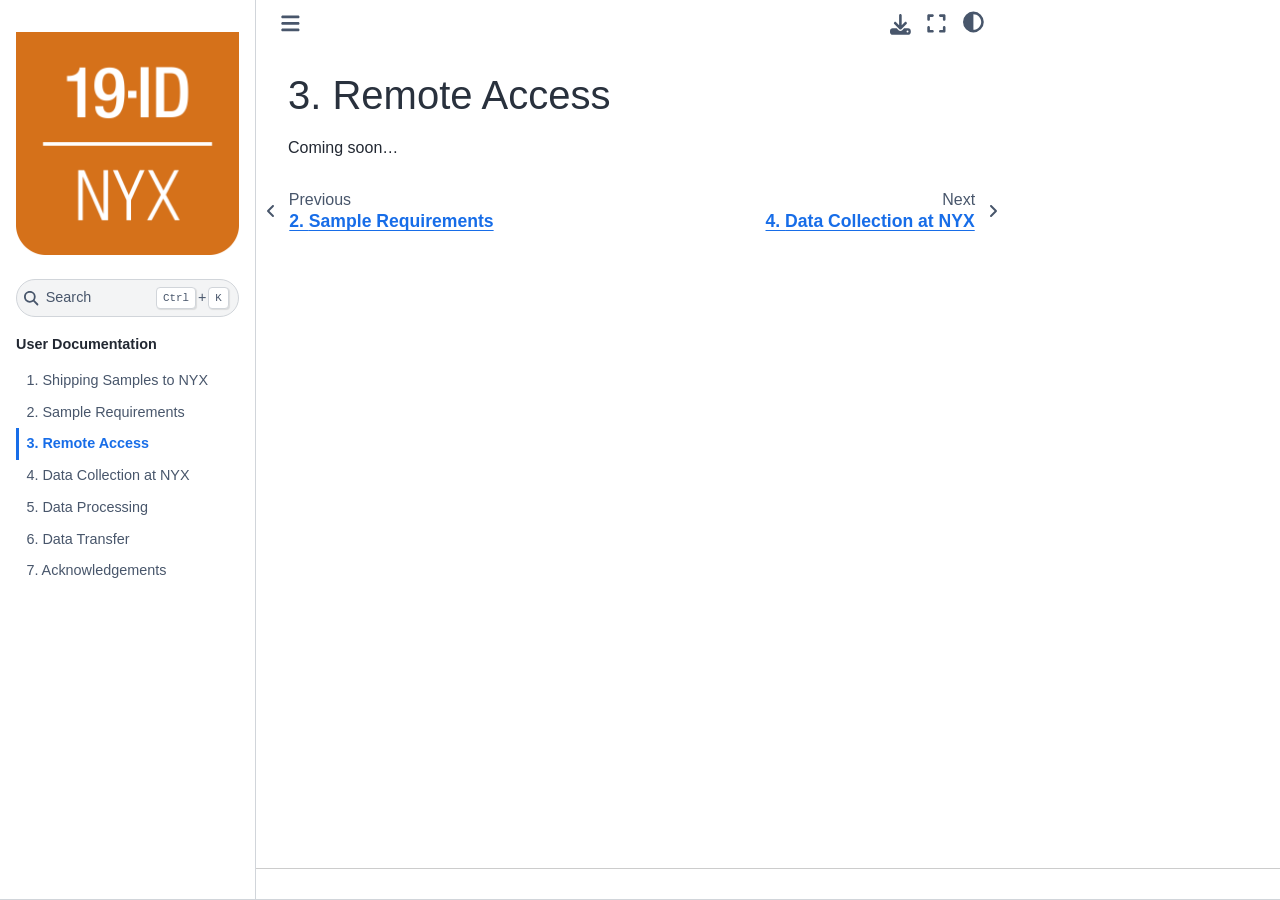
<file: docs/remote_access.html>
<!DOCTYPE html>


<html lang="en" data-content_root="./" >

  <head>
    <meta charset="utf-8" />
    <meta name="viewport" content="width=device-width, initial-scale=1.0" /><meta name="viewport" content="width=device-width, initial-scale=1" />

    <title>3. Remote Access &#8212; NYX Documentation  documentation</title>
  
  
  
  <script data-cfasync="false">
    document.documentElement.dataset.mode = localStorage.getItem("mode") || "";
    document.documentElement.dataset.theme = localStorage.getItem("theme") || "";
  </script>
  
  <!-- Loaded before other Sphinx assets -->
  <link href="_static/styles/theme.css?digest=dfe6caa3a7d634c4db9b" rel="stylesheet" />
<link href="_static/styles/bootstrap.css?digest=dfe6caa3a7d634c4db9b" rel="stylesheet" />
<link href="_static/styles/pydata-sphinx-theme.css?digest=dfe6caa3a7d634c4db9b" rel="stylesheet" />

  
  <link href="_static/vendor/fontawesome/6.5.2/css/all.min.css?digest=dfe6caa3a7d634c4db9b" rel="stylesheet" />
  <link rel="preload" as="font" type="font/woff2" crossorigin href="_static/vendor/fontawesome/6.5.2/webfonts/fa-solid-900.woff2" />
<link rel="preload" as="font" type="font/woff2" crossorigin href="_static/vendor/fontawesome/6.5.2/webfonts/fa-brands-400.woff2" />
<link rel="preload" as="font" type="font/woff2" crossorigin href="_static/vendor/fontawesome/6.5.2/webfonts/fa-regular-400.woff2" />

    <link rel="stylesheet" type="text/css" href="_static/pygments.css?v=8f2a1f02" />
    <link rel="stylesheet" type="text/css" href="_static/styles/sphinx-book-theme.css?v=eba8b062" />
    <link rel="stylesheet" type="text/css" href="_static/custom.css?v=9ad364a2" />
  
  <!-- Pre-loaded scripts that we'll load fully later -->
  <link rel="preload" as="script" href="_static/scripts/bootstrap.js?digest=dfe6caa3a7d634c4db9b" />
<link rel="preload" as="script" href="_static/scripts/pydata-sphinx-theme.js?digest=dfe6caa3a7d634c4db9b" />
  <script src="_static/vendor/fontawesome/6.5.2/js/all.min.js?digest=dfe6caa3a7d634c4db9b"></script>

    <script src="_static/documentation_options.js?v=9eb32ce0"></script>
    <script src="_static/doctools.js?v=fd6eb6e6"></script>
    <script src="_static/sphinx_highlight.js?v=6ffebe34"></script>
    <script src="_static/scripts/sphinx-book-theme.js?v=887ef09a"></script>
    <script>DOCUMENTATION_OPTIONS.pagename = 'remote_access';</script>
    <link rel="index" title="Index" href="genindex.html" />
    <link rel="search" title="Search" href="search.html" />
    <link rel="next" title="4. Data Collection at NYX" href="data_collection.html" />
    <link rel="prev" title="2. Sample Requirements" href="sample_requirements.html" />
  <meta name="viewport" content="width=device-width, initial-scale=1"/>
  <meta name="docsearch:language" content="en"/>
  </head>
  
  
  <body data-bs-spy="scroll" data-bs-target=".bd-toc-nav" data-offset="180" data-bs-root-margin="0px 0px -60%" data-default-mode="">

  
  
  <div id="pst-skip-link" class="skip-link d-print-none"><a href="#main-content">Skip to main content</a></div>
  
  <div id="pst-scroll-pixel-helper"></div>
  
  <button type="button" class="btn rounded-pill" id="pst-back-to-top">
    <i class="fa-solid fa-arrow-up"></i>Back to top</button>

  
  <input type="checkbox"
          class="sidebar-toggle"
          id="pst-primary-sidebar-checkbox"/>
  <label class="overlay overlay-primary" for="pst-primary-sidebar-checkbox"></label>
  
  <input type="checkbox"
          class="sidebar-toggle"
          id="pst-secondary-sidebar-checkbox"/>
  <label class="overlay overlay-secondary" for="pst-secondary-sidebar-checkbox"></label>
  
  <div class="search-button__wrapper">
    <div class="search-button__overlay"></div>
    <div class="search-button__search-container">
<form class="bd-search d-flex align-items-center"
      action="search.html"
      method="get">
  <i class="fa-solid fa-magnifying-glass"></i>
  <input type="search"
         class="form-control"
         name="q"
         id="search-input"
         placeholder="Search..."
         aria-label="Search..."
         autocomplete="off"
         autocorrect="off"
         autocapitalize="off"
         spellcheck="false"/>
  <span class="search-button__kbd-shortcut"><kbd class="kbd-shortcut__modifier">Ctrl</kbd>+<kbd>K</kbd></span>
</form></div>
  </div>

  <div class="pst-async-banner-revealer d-none">
  <aside id="bd-header-version-warning" class="d-none d-print-none" aria-label="Version warning"></aside>
</div>

  
    <header class="bd-header navbar navbar-expand-lg bd-navbar d-print-none">
    </header>
  

  <div class="bd-container">
    <div class="bd-container__inner bd-page-width">
      
      
      
      <div class="bd-sidebar-primary bd-sidebar">
        

  
  <div class="sidebar-header-items sidebar-primary__section">
    
    
    
    
  </div>
  
    <div class="sidebar-primary-items__start sidebar-primary__section">
        <div class="sidebar-primary-item">

  
    
  

<a class="navbar-brand logo" href="index.html">
  
  
  
  
  
    
    
      
    
    
    <img src="_static/floor_mat.png" class="logo__image only-light" alt="NYX Documentation  documentation - Home"/>
    <script>document.write(`<img src="_static/floor_mat.png" class="logo__image only-dark" alt="NYX Documentation  documentation - Home"/>`);</script>
  
  
</a></div>
        <div class="sidebar-primary-item">

 <script>
 document.write(`
   <button class="btn search-button-field search-button__button" title="Search" aria-label="Search" data-bs-placement="bottom" data-bs-toggle="tooltip">
    <i class="fa-solid fa-magnifying-glass"></i>
    <span class="search-button__default-text">Search</span>
    <span class="search-button__kbd-shortcut"><kbd class="kbd-shortcut__modifier">Ctrl</kbd>+<kbd class="kbd-shortcut__modifier">K</kbd></span>
   </button>
 `);
 </script></div>
        <div class="sidebar-primary-item"><nav class="bd-links bd-docs-nav" aria-label="Main">
    <div class="bd-toc-item navbar-nav active">
        <p aria-level="2" class="caption" role="heading"><span class="caption-text">User Documentation</span></p>
<ul class="current nav bd-sidenav">
<li class="toctree-l1"><a class="reference internal" href="shipping.html">1. Shipping Samples to NYX</a></li>
<li class="toctree-l1"><a class="reference internal" href="sample_requirements.html">2. Sample Requirements</a></li>
<li class="toctree-l1 current active"><a class="current reference internal" href="#">3. Remote Access</a></li>
<li class="toctree-l1"><a class="reference internal" href="data_collection.html">4. Data Collection at NYX</a></li>
<li class="toctree-l1"><a class="reference internal" href="data_processing.html">5. Data Processing</a></li>
<li class="toctree-l1"><a class="reference internal" href="data_transfer.html">6. Data Transfer</a></li>
<li class="toctree-l1"><a class="reference internal" href="acknowledgement.html">7. Acknowledgements</a></li>
</ul>

    </div>
</nav></div>
    </div>
  
  
  <div class="sidebar-primary-items__end sidebar-primary__section">
  </div>
  
  <div id="rtd-footer-container"></div>


      </div>
      
      <main id="main-content" class="bd-main" role="main">
        
        

<div class="sbt-scroll-pixel-helper"></div>

          <div class="bd-content">
            <div class="bd-article-container">
              
              <div class="bd-header-article d-print-none">
<div class="header-article-items header-article__inner">
  
    <div class="header-article-items__start">
      
        <div class="header-article-item"><button class="sidebar-toggle primary-toggle btn btn-sm" title="Toggle primary sidebar" data-bs-placement="bottom" data-bs-toggle="tooltip">
  <span class="fa-solid fa-bars"></span>
</button></div>
      
    </div>
  
  
    <div class="header-article-items__end">
      
        <div class="header-article-item">

<div class="article-header-buttons">





<div class="dropdown dropdown-download-buttons">
  <button class="btn dropdown-toggle" type="button" data-bs-toggle="dropdown" aria-expanded="false" aria-label="Download this page">
    <i class="fas fa-download"></i>
  </button>
  <ul class="dropdown-menu">
      
      
      
      <li><a href="_sources/remote_access.rst" target="_blank"
   class="btn btn-sm btn-download-source-button dropdown-item"
   title="Download source file"
   data-bs-placement="left" data-bs-toggle="tooltip"
>
  

<span class="btn__icon-container">
  <i class="fas fa-file"></i>
  </span>
<span class="btn__text-container">.rst</span>
</a>
</li>
      
      
      
      
      <li>
<button onclick="window.print()"
  class="btn btn-sm btn-download-pdf-button dropdown-item"
  title="Print to PDF"
  data-bs-placement="left" data-bs-toggle="tooltip"
>
  

<span class="btn__icon-container">
  <i class="fas fa-file-pdf"></i>
  </span>
<span class="btn__text-container">.pdf</span>
</button>
</li>
      
  </ul>
</div>




<button onclick="toggleFullScreen()"
  class="btn btn-sm btn-fullscreen-button"
  title="Fullscreen mode"
  data-bs-placement="bottom" data-bs-toggle="tooltip"
>
  

<span class="btn__icon-container">
  <i class="fas fa-expand"></i>
  </span>

</button>



<script>
document.write(`
  <button class="btn btn-sm nav-link pst-navbar-icon theme-switch-button" title="light/dark" aria-label="light/dark" data-bs-placement="bottom" data-bs-toggle="tooltip">
    <i class="theme-switch fa-solid fa-sun fa-lg" data-mode="light"></i>
    <i class="theme-switch fa-solid fa-moon fa-lg" data-mode="dark"></i>
    <i class="theme-switch fa-solid fa-circle-half-stroke fa-lg" data-mode="auto"></i>
  </button>
`);
</script>


<script>
document.write(`
  <button class="btn btn-sm pst-navbar-icon search-button search-button__button" title="Search" aria-label="Search" data-bs-placement="bottom" data-bs-toggle="tooltip">
    <i class="fa-solid fa-magnifying-glass fa-lg"></i>
  </button>
`);
</script>

</div></div>
      
    </div>
  
</div>
</div>
              
              

<div id="jb-print-docs-body" class="onlyprint">
    <h1>Remote Access</h1>
    <!-- Table of contents -->
    <div id="print-main-content">
        <div id="jb-print-toc">
            
        </div>
    </div>
</div>

              
                
<div id="searchbox"></div>
                <article class="bd-article">
                  
  <section id="remote-access">
<h1><span class="section-number">3. </span>Remote Access<a class="headerlink" href="#remote-access" title="Link to this heading">#</a></h1>
<p>Coming soon…</p>
</section>


                </article>
              

              
              
              
              
                <footer class="prev-next-footer d-print-none">
                  
<div class="prev-next-area">
    <a class="left-prev"
       href="sample_requirements.html"
       title="previous page">
      <i class="fa-solid fa-angle-left"></i>
      <div class="prev-next-info">
        <p class="prev-next-subtitle">previous</p>
        <p class="prev-next-title"><span class="section-number">2. </span>Sample Requirements</p>
      </div>
    </a>
    <a class="right-next"
       href="data_collection.html"
       title="next page">
      <div class="prev-next-info">
        <p class="prev-next-subtitle">next</p>
        <p class="prev-next-title"><span class="section-number">4. </span>Data Collection at NYX</p>
      </div>
      <i class="fa-solid fa-angle-right"></i>
    </a>
</div>
                </footer>
              
            </div>
            
            
              
            
          </div>
          <footer class="bd-footer-content">
            
<div class="bd-footer-content__inner container">
  
  <div class="footer-item">
    
  </div>
  
  <div class="footer-item">
    

  </div>
  
  <div class="footer-item">
    
  </div>
  
  <div class="footer-item">
    
  </div>
  
</div>
          </footer>
        

      </main>
    </div>
  </div>
  
  <!-- Scripts loaded after <body> so the DOM is not blocked -->
  <script src="_static/scripts/bootstrap.js?digest=dfe6caa3a7d634c4db9b"></script>
<script src="_static/scripts/pydata-sphinx-theme.js?digest=dfe6caa3a7d634c4db9b"></script>

  <footer class="bd-footer">
  </footer>
  </body>
</html>
</file>
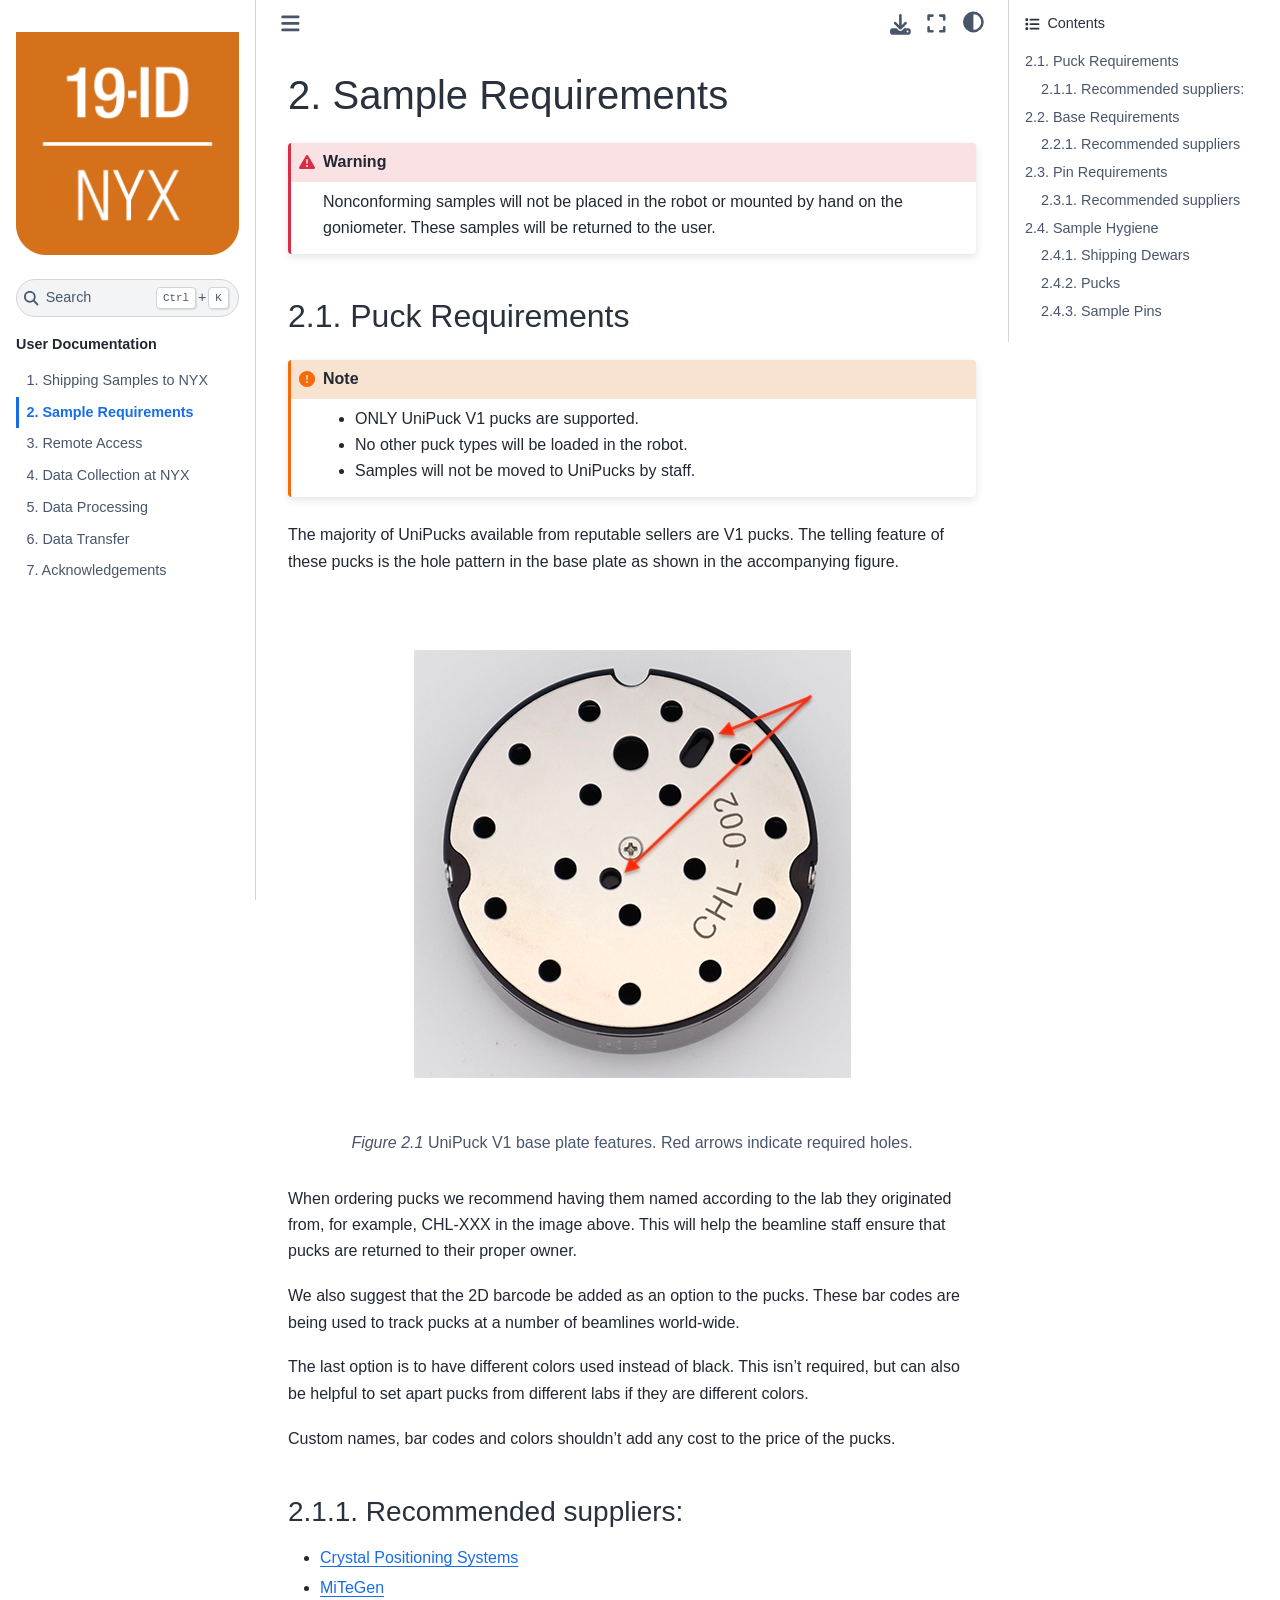
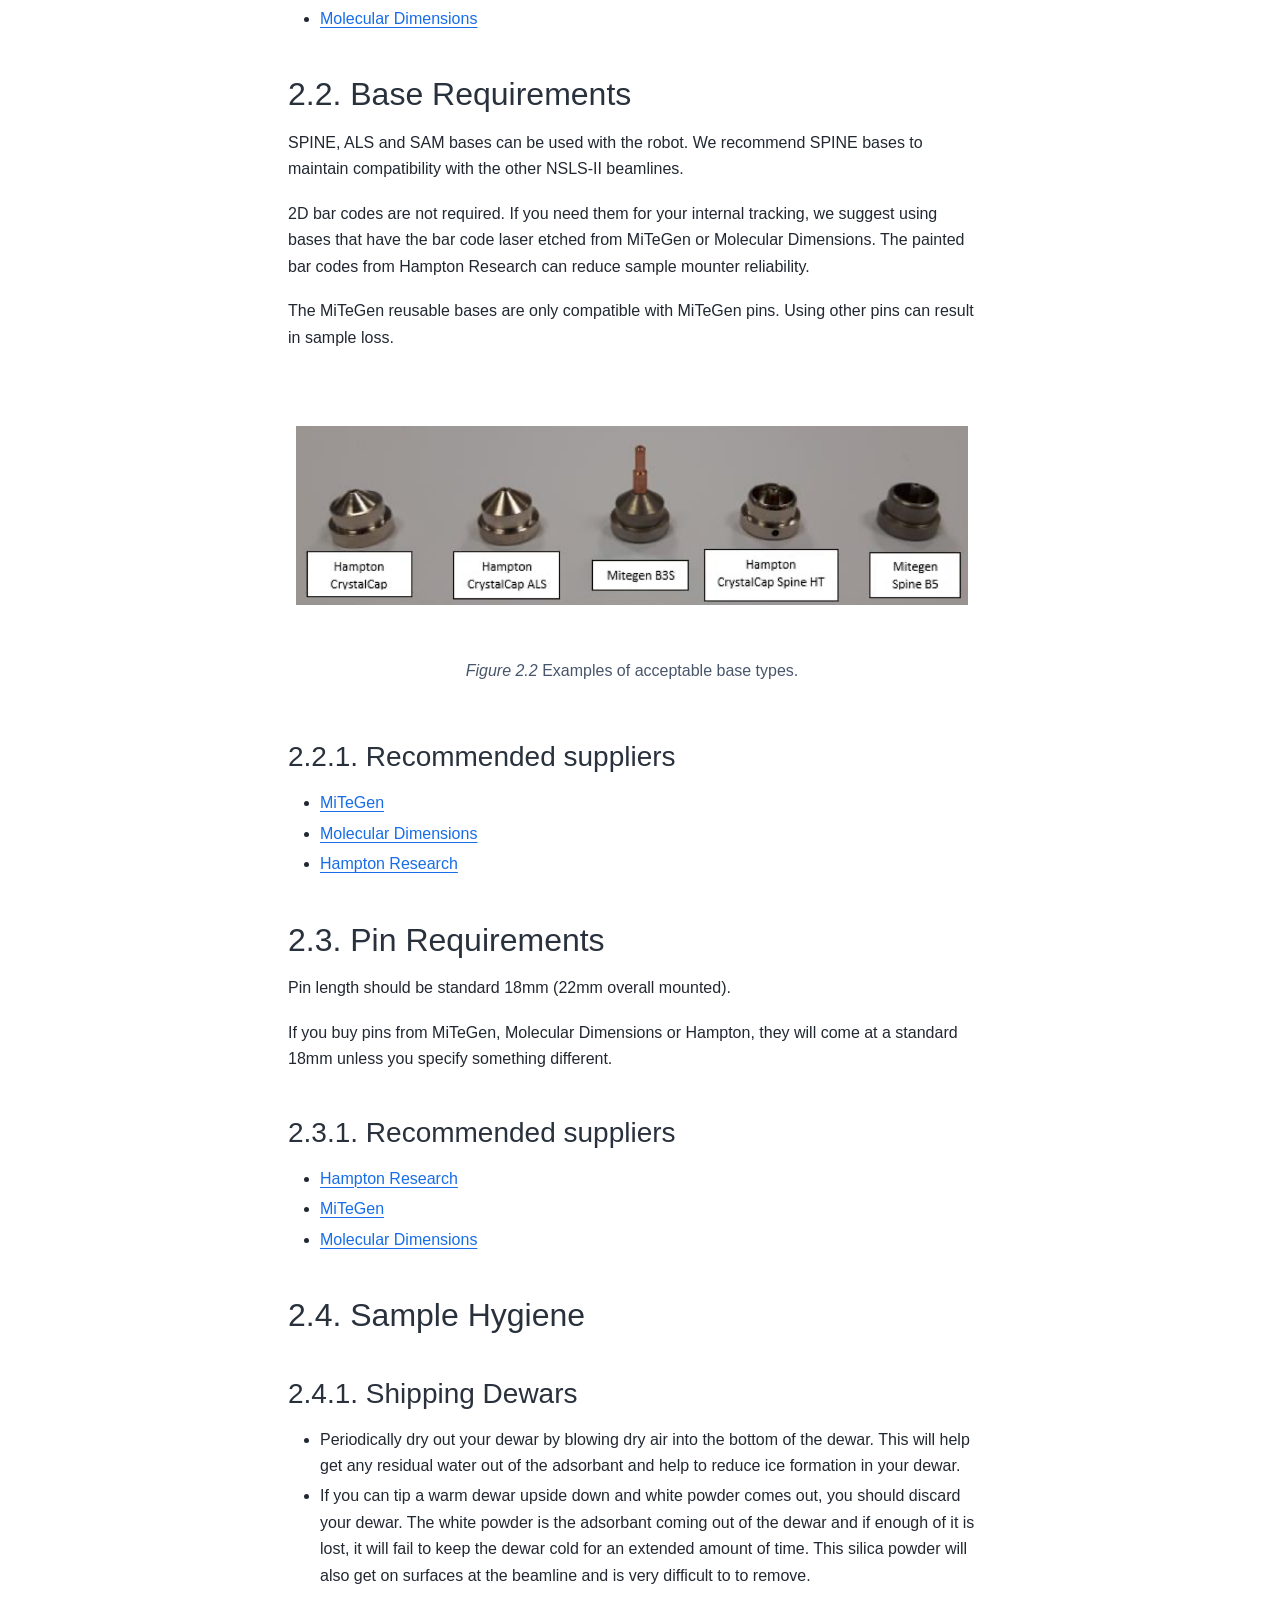
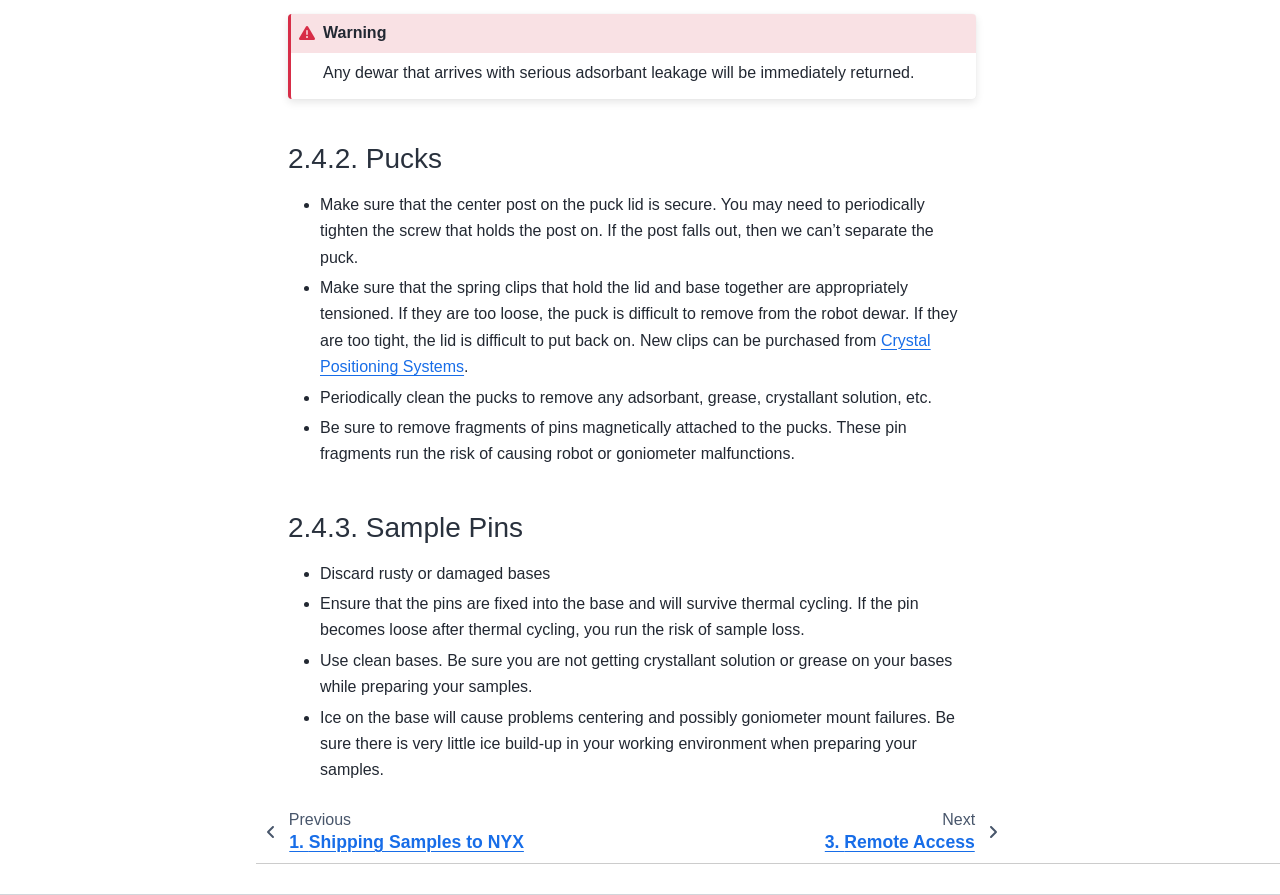
<file: docs/sample_requirements.html>
<!DOCTYPE html>


<html lang="en" data-content_root="./" >

  <head>
    <meta charset="utf-8" />
    <meta name="viewport" content="width=device-width, initial-scale=1.0" /><meta name="viewport" content="width=device-width, initial-scale=1" />

    <title>2. Sample Requirements &#8212; NYX Documentation  documentation</title>
  
  
  
  <script data-cfasync="false">
    document.documentElement.dataset.mode = localStorage.getItem("mode") || "";
    document.documentElement.dataset.theme = localStorage.getItem("theme") || "";
  </script>
  
  <!-- Loaded before other Sphinx assets -->
  <link href="_static/styles/theme.css?digest=dfe6caa3a7d634c4db9b" rel="stylesheet" />
<link href="_static/styles/bootstrap.css?digest=dfe6caa3a7d634c4db9b" rel="stylesheet" />
<link href="_static/styles/pydata-sphinx-theme.css?digest=dfe6caa3a7d634c4db9b" rel="stylesheet" />

  
  <link href="_static/vendor/fontawesome/6.5.2/css/all.min.css?digest=dfe6caa3a7d634c4db9b" rel="stylesheet" />
  <link rel="preload" as="font" type="font/woff2" crossorigin href="_static/vendor/fontawesome/6.5.2/webfonts/fa-solid-900.woff2" />
<link rel="preload" as="font" type="font/woff2" crossorigin href="_static/vendor/fontawesome/6.5.2/webfonts/fa-brands-400.woff2" />
<link rel="preload" as="font" type="font/woff2" crossorigin href="_static/vendor/fontawesome/6.5.2/webfonts/fa-regular-400.woff2" />

    <link rel="stylesheet" type="text/css" href="_static/pygments.css?v=8f2a1f02" />
    <link rel="stylesheet" type="text/css" href="_static/styles/sphinx-book-theme.css?v=eba8b062" />
    <link rel="stylesheet" type="text/css" href="_static/custom.css?v=9ad364a2" />
  
  <!-- Pre-loaded scripts that we'll load fully later -->
  <link rel="preload" as="script" href="_static/scripts/bootstrap.js?digest=dfe6caa3a7d634c4db9b" />
<link rel="preload" as="script" href="_static/scripts/pydata-sphinx-theme.js?digest=dfe6caa3a7d634c4db9b" />
  <script src="_static/vendor/fontawesome/6.5.2/js/all.min.js?digest=dfe6caa3a7d634c4db9b"></script>

    <script src="_static/documentation_options.js?v=9eb32ce0"></script>
    <script src="_static/doctools.js?v=fd6eb6e6"></script>
    <script src="_static/sphinx_highlight.js?v=6ffebe34"></script>
    <script src="_static/scripts/sphinx-book-theme.js?v=887ef09a"></script>
    <script>DOCUMENTATION_OPTIONS.pagename = 'sample_requirements';</script>
    <link rel="index" title="Index" href="genindex.html" />
    <link rel="search" title="Search" href="search.html" />
    <link rel="next" title="3. Remote Access" href="remote_access.html" />
    <link rel="prev" title="1. Shipping Samples to NYX" href="shipping.html" />
  <meta name="viewport" content="width=device-width, initial-scale=1"/>
  <meta name="docsearch:language" content="en"/>
  </head>
  
  
  <body data-bs-spy="scroll" data-bs-target=".bd-toc-nav" data-offset="180" data-bs-root-margin="0px 0px -60%" data-default-mode="">

  
  
  <div id="pst-skip-link" class="skip-link d-print-none"><a href="#main-content">Skip to main content</a></div>
  
  <div id="pst-scroll-pixel-helper"></div>
  
  <button type="button" class="btn rounded-pill" id="pst-back-to-top">
    <i class="fa-solid fa-arrow-up"></i>Back to top</button>

  
  <input type="checkbox"
          class="sidebar-toggle"
          id="pst-primary-sidebar-checkbox"/>
  <label class="overlay overlay-primary" for="pst-primary-sidebar-checkbox"></label>
  
  <input type="checkbox"
          class="sidebar-toggle"
          id="pst-secondary-sidebar-checkbox"/>
  <label class="overlay overlay-secondary" for="pst-secondary-sidebar-checkbox"></label>
  
  <div class="search-button__wrapper">
    <div class="search-button__overlay"></div>
    <div class="search-button__search-container">
<form class="bd-search d-flex align-items-center"
      action="search.html"
      method="get">
  <i class="fa-solid fa-magnifying-glass"></i>
  <input type="search"
         class="form-control"
         name="q"
         id="search-input"
         placeholder="Search..."
         aria-label="Search..."
         autocomplete="off"
         autocorrect="off"
         autocapitalize="off"
         spellcheck="false"/>
  <span class="search-button__kbd-shortcut"><kbd class="kbd-shortcut__modifier">Ctrl</kbd>+<kbd>K</kbd></span>
</form></div>
  </div>

  <div class="pst-async-banner-revealer d-none">
  <aside id="bd-header-version-warning" class="d-none d-print-none" aria-label="Version warning"></aside>
</div>

  
    <header class="bd-header navbar navbar-expand-lg bd-navbar d-print-none">
    </header>
  

  <div class="bd-container">
    <div class="bd-container__inner bd-page-width">
      
      
      
      <div class="bd-sidebar-primary bd-sidebar">
        

  
  <div class="sidebar-header-items sidebar-primary__section">
    
    
    
    
  </div>
  
    <div class="sidebar-primary-items__start sidebar-primary__section">
        <div class="sidebar-primary-item">

  
    
  

<a class="navbar-brand logo" href="index.html">
  
  
  
  
  
    
    
      
    
    
    <img src="_static/floor_mat.png" class="logo__image only-light" alt="NYX Documentation  documentation - Home"/>
    <script>document.write(`<img src="_static/floor_mat.png" class="logo__image only-dark" alt="NYX Documentation  documentation - Home"/>`);</script>
  
  
</a></div>
        <div class="sidebar-primary-item">

 <script>
 document.write(`
   <button class="btn search-button-field search-button__button" title="Search" aria-label="Search" data-bs-placement="bottom" data-bs-toggle="tooltip">
    <i class="fa-solid fa-magnifying-glass"></i>
    <span class="search-button__default-text">Search</span>
    <span class="search-button__kbd-shortcut"><kbd class="kbd-shortcut__modifier">Ctrl</kbd>+<kbd class="kbd-shortcut__modifier">K</kbd></span>
   </button>
 `);
 </script></div>
        <div class="sidebar-primary-item"><nav class="bd-links bd-docs-nav" aria-label="Main">
    <div class="bd-toc-item navbar-nav active">
        <p aria-level="2" class="caption" role="heading"><span class="caption-text">User Documentation</span></p>
<ul class="current nav bd-sidenav">
<li class="toctree-l1"><a class="reference internal" href="shipping.html">1. Shipping Samples to NYX</a></li>
<li class="toctree-l1 current active"><a class="current reference internal" href="#">2. Sample Requirements</a></li>
<li class="toctree-l1"><a class="reference internal" href="remote_access.html">3. Remote Access</a></li>
<li class="toctree-l1"><a class="reference internal" href="data_collection.html">4. Data Collection at NYX</a></li>
<li class="toctree-l1"><a class="reference internal" href="data_processing.html">5. Data Processing</a></li>
<li class="toctree-l1"><a class="reference internal" href="data_transfer.html">6. Data Transfer</a></li>
<li class="toctree-l1"><a class="reference internal" href="acknowledgement.html">7. Acknowledgements</a></li>
</ul>

    </div>
</nav></div>
    </div>
  
  
  <div class="sidebar-primary-items__end sidebar-primary__section">
  </div>
  
  <div id="rtd-footer-container"></div>


      </div>
      
      <main id="main-content" class="bd-main" role="main">
        
        

<div class="sbt-scroll-pixel-helper"></div>

          <div class="bd-content">
            <div class="bd-article-container">
              
              <div class="bd-header-article d-print-none">
<div class="header-article-items header-article__inner">
  
    <div class="header-article-items__start">
      
        <div class="header-article-item"><button class="sidebar-toggle primary-toggle btn btn-sm" title="Toggle primary sidebar" data-bs-placement="bottom" data-bs-toggle="tooltip">
  <span class="fa-solid fa-bars"></span>
</button></div>
      
    </div>
  
  
    <div class="header-article-items__end">
      
        <div class="header-article-item">

<div class="article-header-buttons">





<div class="dropdown dropdown-download-buttons">
  <button class="btn dropdown-toggle" type="button" data-bs-toggle="dropdown" aria-expanded="false" aria-label="Download this page">
    <i class="fas fa-download"></i>
  </button>
  <ul class="dropdown-menu">
      
      
      
      <li><a href="_sources/sample_requirements.rst" target="_blank"
   class="btn btn-sm btn-download-source-button dropdown-item"
   title="Download source file"
   data-bs-placement="left" data-bs-toggle="tooltip"
>
  

<span class="btn__icon-container">
  <i class="fas fa-file"></i>
  </span>
<span class="btn__text-container">.rst</span>
</a>
</li>
      
      
      
      
      <li>
<button onclick="window.print()"
  class="btn btn-sm btn-download-pdf-button dropdown-item"
  title="Print to PDF"
  data-bs-placement="left" data-bs-toggle="tooltip"
>
  

<span class="btn__icon-container">
  <i class="fas fa-file-pdf"></i>
  </span>
<span class="btn__text-container">.pdf</span>
</button>
</li>
      
  </ul>
</div>




<button onclick="toggleFullScreen()"
  class="btn btn-sm btn-fullscreen-button"
  title="Fullscreen mode"
  data-bs-placement="bottom" data-bs-toggle="tooltip"
>
  

<span class="btn__icon-container">
  <i class="fas fa-expand"></i>
  </span>

</button>



<script>
document.write(`
  <button class="btn btn-sm nav-link pst-navbar-icon theme-switch-button" title="light/dark" aria-label="light/dark" data-bs-placement="bottom" data-bs-toggle="tooltip">
    <i class="theme-switch fa-solid fa-sun fa-lg" data-mode="light"></i>
    <i class="theme-switch fa-solid fa-moon fa-lg" data-mode="dark"></i>
    <i class="theme-switch fa-solid fa-circle-half-stroke fa-lg" data-mode="auto"></i>
  </button>
`);
</script>


<script>
document.write(`
  <button class="btn btn-sm pst-navbar-icon search-button search-button__button" title="Search" aria-label="Search" data-bs-placement="bottom" data-bs-toggle="tooltip">
    <i class="fa-solid fa-magnifying-glass fa-lg"></i>
  </button>
`);
</script>
<button class="sidebar-toggle secondary-toggle btn btn-sm" title="Toggle secondary sidebar" data-bs-placement="bottom" data-bs-toggle="tooltip">
    <span class="fa-solid fa-list"></span>
</button>
</div></div>
      
    </div>
  
</div>
</div>
              
              

<div id="jb-print-docs-body" class="onlyprint">
    <h1>Sample Requirements</h1>
    <!-- Table of contents -->
    <div id="print-main-content">
        <div id="jb-print-toc">
            
            <div>
                <h2> Contents </h2>
            </div>
            <nav aria-label="Page">
                <ul class="visible nav section-nav flex-column">
<li class="toc-h2 nav-item toc-entry"><a class="reference internal nav-link" href="#puck-requirements">2.1. Puck Requirements</a><ul class="visible nav section-nav flex-column">
<li class="toc-h3 nav-item toc-entry"><a class="reference internal nav-link" href="#recommended-suppliers">2.1.1. Recommended suppliers:</a></li>
</ul>
</li>
<li class="toc-h2 nav-item toc-entry"><a class="reference internal nav-link" href="#base-requirements">2.2. Base Requirements</a><ul class="visible nav section-nav flex-column">
<li class="toc-h3 nav-item toc-entry"><a class="reference internal nav-link" href="#id1">2.2.1. Recommended suppliers</a></li>
</ul>
</li>
<li class="toc-h2 nav-item toc-entry"><a class="reference internal nav-link" href="#pin-requirements">2.3. Pin Requirements</a><ul class="visible nav section-nav flex-column">
<li class="toc-h3 nav-item toc-entry"><a class="reference internal nav-link" href="#id2">2.3.1. Recommended suppliers</a></li>
</ul>
</li>
<li class="toc-h2 nav-item toc-entry"><a class="reference internal nav-link" href="#sample-hygiene">2.4. Sample Hygiene</a><ul class="visible nav section-nav flex-column">
<li class="toc-h3 nav-item toc-entry"><a class="reference internal nav-link" href="#shipping-dewars">2.4.1. Shipping Dewars</a></li>
<li class="toc-h3 nav-item toc-entry"><a class="reference internal nav-link" href="#pucks">2.4.2. Pucks</a></li>
<li class="toc-h3 nav-item toc-entry"><a class="reference internal nav-link" href="#sample-pins">2.4.3. Sample Pins</a></li>
</ul>
</li>
</ul>
            </nav>
        </div>
    </div>
</div>

              
                
<div id="searchbox"></div>
                <article class="bd-article">
                  
  <section id="sample-requirements">
<h1><span class="section-number">2. </span>Sample Requirements<a class="headerlink" href="#sample-requirements" title="Link to this heading">#</a></h1>
<div class="danger admonition">
<p class="admonition-title">Warning</p>
<p>Nonconforming samples will not be placed in the robot or mounted by hand
on the goniometer. These samples will be returned to the user.</p>
</div>
<section id="puck-requirements">
<h2><span class="section-number">2.1. </span>Puck Requirements<a class="headerlink" href="#puck-requirements" title="Link to this heading">#</a></h2>
<div class="important admonition">
<p class="admonition-title">Note</p>
<ul class="simple">
<li><p>ONLY UniPuck V1 pucks are supported.</p></li>
<li><p>No other puck types will be loaded in the robot.</p></li>
<li><p>Samples will not be moved to UniPucks by staff.</p></li>
</ul>
</div>
<p>The majority of UniPucks available from reputable sellers are V1 pucks.
The telling feature of these pucks is the hole pattern in the base plate
as shown in the accompanying figure.</p>
<figure class="align-center" id="id3">
<img alt="_images/UniPuckV1.jpg" class="my-5" src="_images/UniPuckV1.jpg" />
<figcaption>
<p><span class="caption-number">Figure 2.1 </span><span class="caption-text">UniPuck V1 base plate features. Red arrows indicate required holes.</span><a class="headerlink" href="#id3" title="Link to this image">#</a></p>
</figcaption>
</figure>
<p>When ordering pucks we recommend having them named according to the lab they
originated from, for example, CHL-XXX in the image above. This will help the beamline staff
ensure that pucks are returned to their proper owner.</p>
<p>We also suggest that the 2D barcode be added as an option to the pucks. These
bar codes are being used to track pucks at a number of beamlines world-wide.</p>
<p>The last option is to have different colors used instead of black. This isn’t
required, but can also be helpful to set apart pucks from different labs if
they are different colors.</p>
<p>Custom names, bar codes and colors shouldn’t add any cost to the price of the pucks.</p>
<section id="recommended-suppliers">
<h3><span class="section-number">2.1.1. </span>Recommended suppliers:<a class="headerlink" href="#recommended-suppliers" title="Link to this heading">#</a></h3>
<ul class="simple">
<li><p><a class="reference external" href="https://www.crystalpositioningsystems.com/product/custom-pucks-variable-product" rel="noreferrer" target="_blank">Crystal Positioning Systems</a></p></li>
<li><p><a class="reference external" href="https://www.mitegen.com/product-category/crystallography/pucks-cassettes/unipucks" rel="noreferrer" target="_blank">MiTeGen</a></p></li>
<li><p><a class="reference external" href="https://moleculardimensions.com/en/category/uni-pucks" rel="noreferrer" target="_blank">Molecular Dimensions</a></p></li>
</ul>
</section>
</section>
<section id="base-requirements">
<h2><span class="section-number">2.2. </span>Base Requirements<a class="headerlink" href="#base-requirements" title="Link to this heading">#</a></h2>
<p>SPINE, ALS and SAM bases can be used with the robot. We recommend SPINE bases to maintain compatibility with the other NSLS-II beamlines.</p>
<p>2D bar codes are not required. If you need them for your internal tracking, we suggest
using bases that have the bar code laser etched from MiTeGen or Molecular Dimensions. The
painted bar codes from Hampton Research can reduce sample mounter reliability.</p>
<p>The MiTeGen reusable bases are only compatible with MiTeGen pins. Using other pins
can result in sample loss.</p>
<figure class="align-center" id="id4">
<img alt="_images/bases.png" class="my-5" src="_images/bases.png" />
<figcaption>
<p><span class="caption-number">Figure 2.2 </span><span class="caption-text">Examples of acceptable base types.</span><a class="headerlink" href="#id4" title="Link to this image">#</a></p>
</figcaption>
</figure>
<section id="id1">
<h3><span class="section-number">2.2.1. </span>Recommended suppliers<a class="headerlink" href="#id1" title="Link to this heading">#</a></h3>
<ul class="simple">
<li><p><a class="reference external" href="https://www.mitegen.com/product/goniometer-base-styles/" rel="noreferrer" target="_blank">MiTeGen</a></p></li>
<li><p><a class="reference external" href="https://moleculardimensions.com/en/category/magnetic-cryovials-and-cryocaps" rel="noreferrer" target="_blank">Molecular Dimensions</a></p></li>
<li><p><a class="reference external" href="https://hamptonresearch.com/cat-157.html" rel="noreferrer" target="_blank">Hampton Research</a></p></li>
</ul>
</section>
</section>
<section id="pin-requirements">
<h2><span class="section-number">2.3. </span>Pin Requirements<a class="headerlink" href="#pin-requirements" title="Link to this heading">#</a></h2>
<p>Pin length should be standard 18mm (22mm overall mounted).</p>
<p>If you buy pins from MiTeGen, Molecular Dimensions or Hampton, they will come at a standard 18mm unless you
specify something different.</p>
<section id="id2">
<h3><span class="section-number">2.3.1. </span>Recommended suppliers<a class="headerlink" href="#id2" title="Link to this heading">#</a></h3>
<ul class="simple">
<li><p><a class="reference external" href="https://hamptonresearch.com/cat-142.html" rel="noreferrer" target="_blank">Hampton Research</a></p></li>
<li><p><a class="reference external" href="https://www.mitegen.com/product-category/crystallography/crystal-harvesting/" rel="noreferrer" target="_blank">MiTeGen</a></p></li>
<li><p><a class="reference external" href="https://moleculardimensions.com/en/category/loops-and-accessories" rel="noreferrer" target="_blank">Molecular Dimensions</a></p></li>
</ul>
</section>
</section>
<section id="sample-hygiene">
<h2><span class="section-number">2.4. </span>Sample Hygiene<a class="headerlink" href="#sample-hygiene" title="Link to this heading">#</a></h2>
<section id="shipping-dewars">
<h3><span class="section-number">2.4.1. </span>Shipping Dewars<a class="headerlink" href="#shipping-dewars" title="Link to this heading">#</a></h3>
<ul class="simple">
<li><p>Periodically dry out your dewar by blowing dry air into the bottom of the dewar.
This will help get any residual water out of the adsorbant and help to reduce
ice formation in your dewar.</p></li>
<li><p>If you can tip a warm dewar upside down and white powder comes out, you should discard
your dewar. The white powder is the adsorbant coming out of the dewar and if enough of
it is lost, it will fail to keep the dewar cold for an extended amount of time. This
silica powder will also get on surfaces at the beamline and is very difficult to to remove.</p></li>
</ul>
<div class="danger admonition">
<p class="admonition-title">Warning</p>
<p>Any dewar that arrives with serious adsorbant leakage will be immediately returned.</p>
</div>
</section>
<section id="pucks">
<h3><span class="section-number">2.4.2. </span>Pucks<a class="headerlink" href="#pucks" title="Link to this heading">#</a></h3>
<ul class="simple">
<li><p>Make sure that the center post on the puck lid is secure. You may need to periodically
tighten the screw that holds the post on. If the post falls out, then we can’t separate the puck.</p></li>
<li><p>Make sure that the spring clips that hold the lid and base together are appropriately tensioned.
If they are too loose, the puck is difficult to remove from the robot dewar. If they are too tight,
the lid is difficult to put back on. New clips can be purchased from <a class="reference external" href="https://www.crystalpositioningsystems.com/product/puck-clip-20pk/" rel="noreferrer" target="_blank">Crystal Positioning Systems</a>.</p></li>
<li><p>Periodically clean the pucks to remove any adsorbant, grease, crystallant solution, etc.</p></li>
<li><p>Be sure to remove fragments of pins magnetically attached to the pucks. These pin fragments run the
risk of causing robot or goniometer malfunctions.</p></li>
</ul>
</section>
<section id="sample-pins">
<h3><span class="section-number">2.4.3. </span>Sample Pins<a class="headerlink" href="#sample-pins" title="Link to this heading">#</a></h3>
<ul class="simple">
<li><p>Discard rusty or damaged bases</p></li>
<li><p>Ensure that the pins are fixed into the base and will survive thermal cycling. If the pin becomes
loose after thermal cycling, you run the risk of sample loss.</p></li>
<li><p>Use clean bases. Be sure you are not getting crystallant solution or grease on your bases while preparing
your samples.</p></li>
<li><p>Ice on the base will cause problems centering and possibly goniometer mount failures. Be sure there is
very little ice build-up in your working environment when preparing your samples.</p></li>
</ul>
</section>
</section>
</section>


                </article>
              

              
              
              
              
                <footer class="prev-next-footer d-print-none">
                  
<div class="prev-next-area">
    <a class="left-prev"
       href="shipping.html"
       title="previous page">
      <i class="fa-solid fa-angle-left"></i>
      <div class="prev-next-info">
        <p class="prev-next-subtitle">previous</p>
        <p class="prev-next-title"><span class="section-number">1. </span>Shipping Samples to NYX</p>
      </div>
    </a>
    <a class="right-next"
       href="remote_access.html"
       title="next page">
      <div class="prev-next-info">
        <p class="prev-next-subtitle">next</p>
        <p class="prev-next-title"><span class="section-number">3. </span>Remote Access</p>
      </div>
      <i class="fa-solid fa-angle-right"></i>
    </a>
</div>
                </footer>
              
            </div>
            
            
              
                <div class="bd-sidebar-secondary bd-toc"><div class="sidebar-secondary-items sidebar-secondary__inner">


  <div class="sidebar-secondary-item">
  <div class="page-toc tocsection onthispage">
    <i class="fa-solid fa-list"></i> Contents
  </div>
  <nav class="bd-toc-nav page-toc">
    <ul class="visible nav section-nav flex-column">
<li class="toc-h2 nav-item toc-entry"><a class="reference internal nav-link" href="#puck-requirements">2.1. Puck Requirements</a><ul class="visible nav section-nav flex-column">
<li class="toc-h3 nav-item toc-entry"><a class="reference internal nav-link" href="#recommended-suppliers">2.1.1. Recommended suppliers:</a></li>
</ul>
</li>
<li class="toc-h2 nav-item toc-entry"><a class="reference internal nav-link" href="#base-requirements">2.2. Base Requirements</a><ul class="visible nav section-nav flex-column">
<li class="toc-h3 nav-item toc-entry"><a class="reference internal nav-link" href="#id1">2.2.1. Recommended suppliers</a></li>
</ul>
</li>
<li class="toc-h2 nav-item toc-entry"><a class="reference internal nav-link" href="#pin-requirements">2.3. Pin Requirements</a><ul class="visible nav section-nav flex-column">
<li class="toc-h3 nav-item toc-entry"><a class="reference internal nav-link" href="#id2">2.3.1. Recommended suppliers</a></li>
</ul>
</li>
<li class="toc-h2 nav-item toc-entry"><a class="reference internal nav-link" href="#sample-hygiene">2.4. Sample Hygiene</a><ul class="visible nav section-nav flex-column">
<li class="toc-h3 nav-item toc-entry"><a class="reference internal nav-link" href="#shipping-dewars">2.4.1. Shipping Dewars</a></li>
<li class="toc-h3 nav-item toc-entry"><a class="reference internal nav-link" href="#pucks">2.4.2. Pucks</a></li>
<li class="toc-h3 nav-item toc-entry"><a class="reference internal nav-link" href="#sample-pins">2.4.3. Sample Pins</a></li>
</ul>
</li>
</ul>
  </nav></div>

</div></div>
              
            
          </div>
          <footer class="bd-footer-content">
            
<div class="bd-footer-content__inner container">
  
  <div class="footer-item">
    
  </div>
  
  <div class="footer-item">
    

  </div>
  
  <div class="footer-item">
    
  </div>
  
  <div class="footer-item">
    
  </div>
  
</div>
          </footer>
        

      </main>
    </div>
  </div>
  
  <!-- Scripts loaded after <body> so the DOM is not blocked -->
  <script src="_static/scripts/bootstrap.js?digest=dfe6caa3a7d634c4db9b"></script>
<script src="_static/scripts/pydata-sphinx-theme.js?digest=dfe6caa3a7d634c4db9b"></script>

  <footer class="bd-footer">
  </footer>
  </body>
</html>
</file>
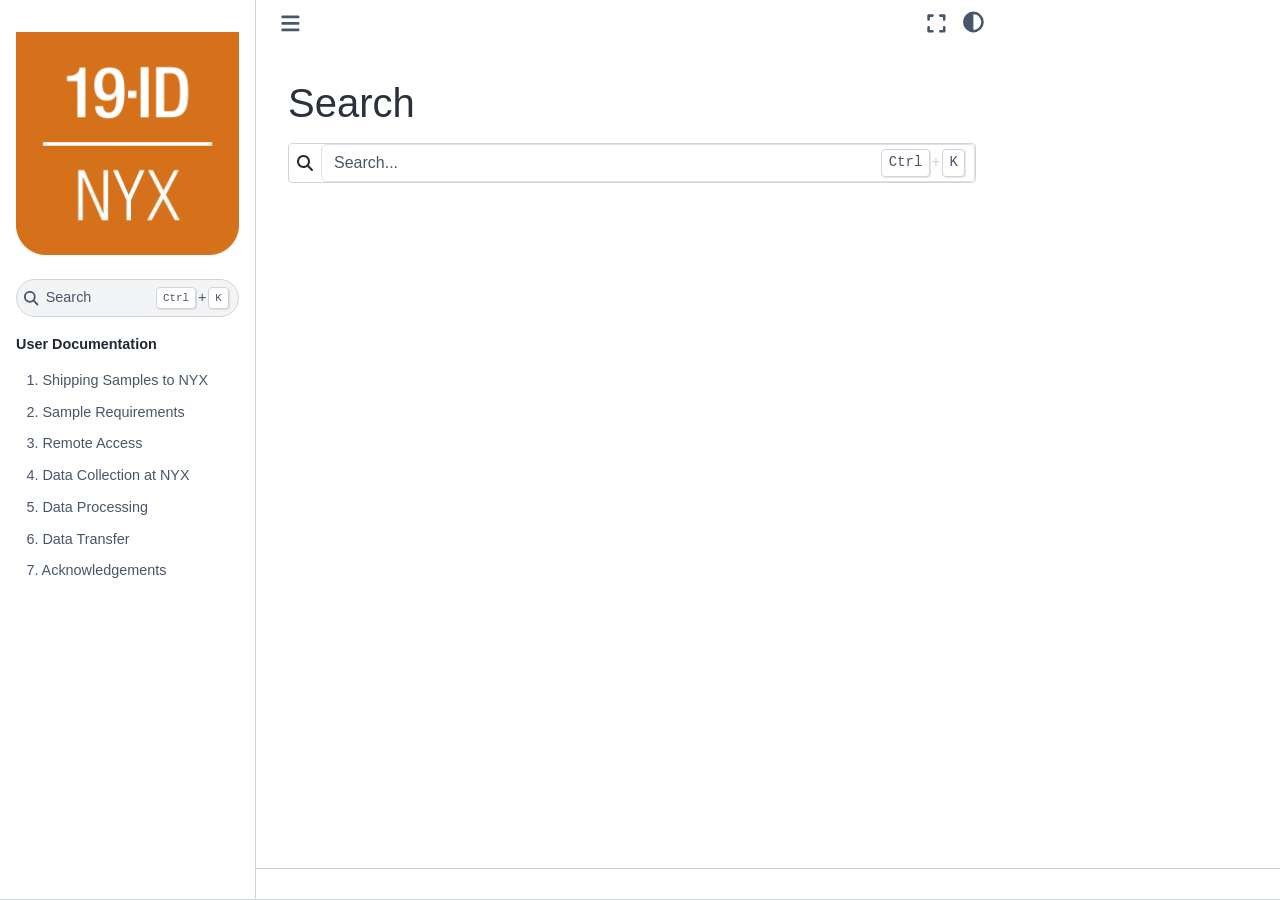
<file: docs/search.html>
<!DOCTYPE html>


<html lang="en" data-content_root="./" >

  <head>
    <meta charset="utf-8" />
    <meta name="viewport" content="width=device-width, initial-scale=1.0" /><title>Search - NYX Documentation  documentation</title>
  
  
  
  <script data-cfasync="false">
    document.documentElement.dataset.mode = localStorage.getItem("mode") || "";
    document.documentElement.dataset.theme = localStorage.getItem("theme") || "";
  </script>
  
  <!-- Loaded before other Sphinx assets -->
  <link href="_static/styles/theme.css?digest=dfe6caa3a7d634c4db9b" rel="stylesheet" />
<link href="_static/styles/bootstrap.css?digest=dfe6caa3a7d634c4db9b" rel="stylesheet" />
<link href="_static/styles/pydata-sphinx-theme.css?digest=dfe6caa3a7d634c4db9b" rel="stylesheet" />

  
  <link href="_static/vendor/fontawesome/6.5.2/css/all.min.css?digest=dfe6caa3a7d634c4db9b" rel="stylesheet" />
  <link rel="preload" as="font" type="font/woff2" crossorigin href="_static/vendor/fontawesome/6.5.2/webfonts/fa-solid-900.woff2" />
<link rel="preload" as="font" type="font/woff2" crossorigin href="_static/vendor/fontawesome/6.5.2/webfonts/fa-brands-400.woff2" />
<link rel="preload" as="font" type="font/woff2" crossorigin href="_static/vendor/fontawesome/6.5.2/webfonts/fa-regular-400.woff2" />

    <link rel="stylesheet" type="text/css" href="_static/pygments.css?v=8f2a1f02" />
    <link rel="stylesheet" type="text/css" href="_static/styles/sphinx-book-theme.css?v=eba8b062" />
    <link rel="stylesheet" type="text/css" href="_static/custom.css?v=9ad364a2" />
  
  <!-- Pre-loaded scripts that we'll load fully later -->
  <link rel="preload" as="script" href="_static/scripts/bootstrap.js?digest=dfe6caa3a7d634c4db9b" />
<link rel="preload" as="script" href="_static/scripts/pydata-sphinx-theme.js?digest=dfe6caa3a7d634c4db9b" />
  <script src="_static/vendor/fontawesome/6.5.2/js/all.min.js?digest=dfe6caa3a7d634c4db9b"></script>

    <script src="_static/documentation_options.js?v=9eb32ce0"></script>
    <script src="_static/doctools.js?v=fd6eb6e6"></script>
    <script src="_static/sphinx_highlight.js?v=6ffebe34"></script>
    <script src="_static/scripts/sphinx-book-theme.js?v=887ef09a"></script>
    <script>DOCUMENTATION_OPTIONS.pagename = 'search';</script>
  <script src="_static/searchtools.js"></script>
  <script src="_static/language_data.js"></script>
  <script src="searchindex.js"></script>
    <link rel="index" title="Index" href="genindex.html" />
    <link rel="search" title="Search" href="#" />
  <meta name="viewport" content="width=device-width, initial-scale=1"/>
  <meta name="docsearch:language" content="en"/>
  </head>
  
  
  <body data-bs-spy="scroll" data-bs-target=".bd-toc-nav" data-offset="180" data-bs-root-margin="0px 0px -60%" data-default-mode="">

  
  
  <div id="pst-skip-link" class="skip-link d-print-none"><a href="#main-content">Skip to main content</a></div>
  
  <div id="pst-scroll-pixel-helper"></div>
  
  <button type="button" class="btn rounded-pill" id="pst-back-to-top">
    <i class="fa-solid fa-arrow-up"></i>Back to top</button>

  
  <input type="checkbox"
          class="sidebar-toggle"
          id="pst-primary-sidebar-checkbox"/>
  <label class="overlay overlay-primary" for="pst-primary-sidebar-checkbox"></label>
  
  <input type="checkbox"
          class="sidebar-toggle"
          id="pst-secondary-sidebar-checkbox"/>
  <label class="overlay overlay-secondary" for="pst-secondary-sidebar-checkbox"></label>
  
  <div class="search-button__wrapper">
    <div class="search-button__overlay"></div>
    <div class="search-button__search-container">
<form class="bd-search d-flex align-items-center"
      action="#"
      method="get">
  <i class="fa-solid fa-magnifying-glass"></i>
  <input type="search"
         class="form-control"
         name="q"
         id="search-input"
         placeholder="Search..."
         aria-label="Search..."
         autocomplete="off"
         autocorrect="off"
         autocapitalize="off"
         spellcheck="false"/>
  <span class="search-button__kbd-shortcut"><kbd class="kbd-shortcut__modifier">Ctrl</kbd>+<kbd>K</kbd></span>
</form></div>
  </div>

  <div class="pst-async-banner-revealer d-none">
  <aside id="bd-header-version-warning" class="d-none d-print-none" aria-label="Version warning"></aside>
</div>

  
    <header class="bd-header navbar navbar-expand-lg bd-navbar d-print-none">
    </header>
  

  <div class="bd-container">
    <div class="bd-container__inner bd-page-width">
      
      
      
        
      
      <div class="bd-sidebar-primary bd-sidebar">
        

  
  <div class="sidebar-header-items sidebar-primary__section">
    
    
    
    
  </div>
  
    <div class="sidebar-primary-items__start sidebar-primary__section">
        <div class="sidebar-primary-item">

  
    
  

<a class="navbar-brand logo" href="index.html">
  
  
  
  
  
    
    
      
    
    
    <img src="_static/floor_mat.png" class="logo__image only-light" alt="NYX Documentation  documentation - Home"/>
    <script>document.write(`<img src="_static/floor_mat.png" class="logo__image only-dark" alt="NYX Documentation  documentation - Home"/>`);</script>
  
  
</a></div>
        <div class="sidebar-primary-item">

 <script>
 document.write(`
   <button class="btn search-button-field search-button__button" title="Search" aria-label="Search" data-bs-placement="bottom" data-bs-toggle="tooltip">
    <i class="fa-solid fa-magnifying-glass"></i>
    <span class="search-button__default-text">Search</span>
    <span class="search-button__kbd-shortcut"><kbd class="kbd-shortcut__modifier">Ctrl</kbd>+<kbd class="kbd-shortcut__modifier">K</kbd></span>
   </button>
 `);
 </script></div>
        <div class="sidebar-primary-item"><nav class="bd-links bd-docs-nav" aria-label="Main">
    <div class="bd-toc-item navbar-nav active">
        <p aria-level="2" class="caption" role="heading"><span class="caption-text">User Documentation</span></p>
<ul class="nav bd-sidenav">
<li class="toctree-l1"><a class="reference internal" href="shipping.html">1. Shipping Samples to NYX</a></li>
<li class="toctree-l1"><a class="reference internal" href="sample_requirements.html">2. Sample Requirements</a></li>
<li class="toctree-l1"><a class="reference internal" href="remote_access.html">3. Remote Access</a></li>
<li class="toctree-l1"><a class="reference internal" href="data_collection.html">4. Data Collection at NYX</a></li>
<li class="toctree-l1"><a class="reference internal" href="data_processing.html">5. Data Processing</a></li>
<li class="toctree-l1"><a class="reference internal" href="data_transfer.html">6. Data Transfer</a></li>
<li class="toctree-l1"><a class="reference internal" href="acknowledgement.html">7. Acknowledgements</a></li>
</ul>

    </div>
</nav></div>
    </div>
  
  
  <div class="sidebar-primary-items__end sidebar-primary__section">
  </div>
  
  <div id="rtd-footer-container"></div>


      </div>
      
      <main id="main-content" class="bd-main" role="main">
        
        

<div class="sbt-scroll-pixel-helper"></div>

          <div class="bd-content">
            <div class="bd-article-container">
              
              <div class="bd-header-article d-print-none">
<div class="header-article-items header-article__inner">
  
    <div class="header-article-items__start">
      
        <div class="header-article-item"><button class="sidebar-toggle primary-toggle btn btn-sm" title="Toggle primary sidebar" data-bs-placement="bottom" data-bs-toggle="tooltip">
  <span class="fa-solid fa-bars"></span>
</button></div>
      
    </div>
  
  
    <div class="header-article-items__end">
      
        <div class="header-article-item">

<div class="article-header-buttons">



<button onclick="toggleFullScreen()"
  class="btn btn-sm btn-fullscreen-button"
  title="Fullscreen mode"
  data-bs-placement="bottom" data-bs-toggle="tooltip"
>
  

<span class="btn__icon-container">
  <i class="fas fa-expand"></i>
  </span>

</button>



<script>
document.write(`
  <button class="btn btn-sm nav-link pst-navbar-icon theme-switch-button" title="light/dark" aria-label="light/dark" data-bs-placement="bottom" data-bs-toggle="tooltip">
    <i class="theme-switch fa-solid fa-sun fa-lg" data-mode="light"></i>
    <i class="theme-switch fa-solid fa-moon fa-lg" data-mode="dark"></i>
    <i class="theme-switch fa-solid fa-circle-half-stroke fa-lg" data-mode="auto"></i>
  </button>
`);
</script>


<script>
document.write(`
  <button class="btn btn-sm pst-navbar-icon search-button search-button__button" title="Search" aria-label="Search" data-bs-placement="bottom" data-bs-toggle="tooltip">
    <i class="fa-solid fa-magnifying-glass fa-lg"></i>
  </button>
`);
</script>

</div></div>
      
    </div>
  
</div>
</div>
              
              
  <div class="bd-search-container">
    <h1>Search</h1>
    <noscript>
      <div class="admonition error">
        <p class="admonition-title">Error</p>
        <p>Please activate JavaScript to enable the search functionality.</p>
      </div>
    </noscript>
    
<form class="bd-search d-flex align-items-center"
      action="#"
      method="get">
  <i class="fa-solid fa-magnifying-glass"></i>
  <input type="search"
         class="form-control"
         name="q"
         id="search-input"
         placeholder="Search..."
         aria-label="Search..."
         autocomplete="off"
         autocorrect="off"
         autocapitalize="off"
         spellcheck="false"/>
  <span class="search-button__kbd-shortcut"><kbd class="kbd-shortcut__modifier">Ctrl</kbd>+<kbd>K</kbd></span>
</form>
    <div id="search-results"></div>
  </div>
  <script>
    // Activate the search field on page load
    let searchInput = document.querySelector("form.bd-search input");
    if (searchInput) {
        searchInput.focus();
        searchInput.select();
        console.log("[PST]: Set focus on search field.");
    }
  </script>

              
              
              
              
                <footer class="prev-next-footer d-print-none">
                  
<div class="prev-next-area">
</div>
                </footer>
              
            </div>
            
            
              
            
          </div>
          <footer class="bd-footer-content">
            
<div class="bd-footer-content__inner container">
  
  <div class="footer-item">
    
  </div>
  
  <div class="footer-item">
    

  </div>
  
  <div class="footer-item">
    
  </div>
  
  <div class="footer-item">
    
  </div>
  
</div>
          </footer>
        

      </main>
    </div>
  </div>
  
  <!-- Scripts loaded after <body> so the DOM is not blocked -->
  <script src="_static/scripts/bootstrap.js?digest=dfe6caa3a7d634c4db9b"></script>
<script src="_static/scripts/pydata-sphinx-theme.js?digest=dfe6caa3a7d634c4db9b"></script>

  <footer class="bd-footer">
  </footer>
  </body>
</html>
</file>
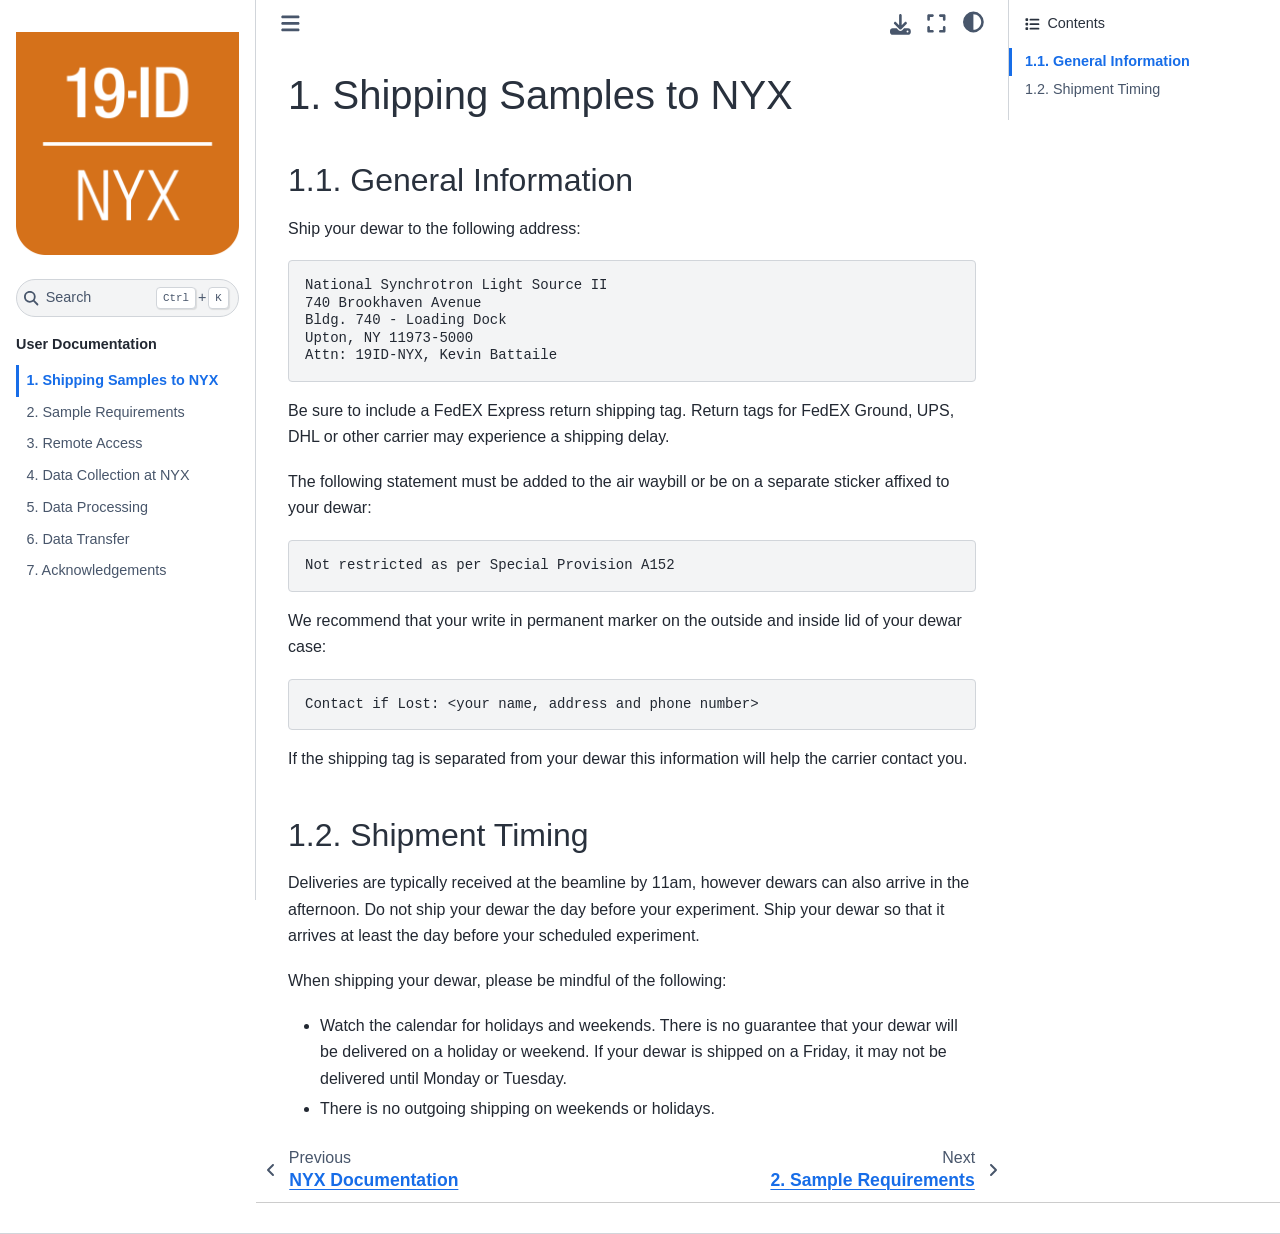
<file: docs/shipping.html>
<!DOCTYPE html>


<html lang="en" data-content_root="./" >

  <head>
    <meta charset="utf-8" />
    <meta name="viewport" content="width=device-width, initial-scale=1.0" /><meta name="viewport" content="width=device-width, initial-scale=1" />

    <title>1. Shipping Samples to NYX &#8212; NYX Documentation  documentation</title>
  
  
  
  <script data-cfasync="false">
    document.documentElement.dataset.mode = localStorage.getItem("mode") || "";
    document.documentElement.dataset.theme = localStorage.getItem("theme") || "";
  </script>
  
  <!-- Loaded before other Sphinx assets -->
  <link href="_static/styles/theme.css?digest=dfe6caa3a7d634c4db9b" rel="stylesheet" />
<link href="_static/styles/bootstrap.css?digest=dfe6caa3a7d634c4db9b" rel="stylesheet" />
<link href="_static/styles/pydata-sphinx-theme.css?digest=dfe6caa3a7d634c4db9b" rel="stylesheet" />

  
  <link href="_static/vendor/fontawesome/6.5.2/css/all.min.css?digest=dfe6caa3a7d634c4db9b" rel="stylesheet" />
  <link rel="preload" as="font" type="font/woff2" crossorigin href="_static/vendor/fontawesome/6.5.2/webfonts/fa-solid-900.woff2" />
<link rel="preload" as="font" type="font/woff2" crossorigin href="_static/vendor/fontawesome/6.5.2/webfonts/fa-brands-400.woff2" />
<link rel="preload" as="font" type="font/woff2" crossorigin href="_static/vendor/fontawesome/6.5.2/webfonts/fa-regular-400.woff2" />

    <link rel="stylesheet" type="text/css" href="_static/pygments.css?v=8f2a1f02" />
    <link rel="stylesheet" type="text/css" href="_static/styles/sphinx-book-theme.css?v=eba8b062" />
    <link rel="stylesheet" type="text/css" href="_static/custom.css?v=9ad364a2" />
  
  <!-- Pre-loaded scripts that we'll load fully later -->
  <link rel="preload" as="script" href="_static/scripts/bootstrap.js?digest=dfe6caa3a7d634c4db9b" />
<link rel="preload" as="script" href="_static/scripts/pydata-sphinx-theme.js?digest=dfe6caa3a7d634c4db9b" />
  <script src="_static/vendor/fontawesome/6.5.2/js/all.min.js?digest=dfe6caa3a7d634c4db9b"></script>

    <script src="_static/documentation_options.js?v=9eb32ce0"></script>
    <script src="_static/doctools.js?v=fd6eb6e6"></script>
    <script src="_static/sphinx_highlight.js?v=6ffebe34"></script>
    <script src="_static/scripts/sphinx-book-theme.js?v=887ef09a"></script>
    <script>DOCUMENTATION_OPTIONS.pagename = 'shipping';</script>
    <link rel="index" title="Index" href="genindex.html" />
    <link rel="search" title="Search" href="search.html" />
    <link rel="next" title="2. Sample Requirements" href="sample_requirements.html" />
    <link rel="prev" title="NYX Documentation" href="index.html" />
  <meta name="viewport" content="width=device-width, initial-scale=1"/>
  <meta name="docsearch:language" content="en"/>
  </head>
  
  
  <body data-bs-spy="scroll" data-bs-target=".bd-toc-nav" data-offset="180" data-bs-root-margin="0px 0px -60%" data-default-mode="">

  
  
  <div id="pst-skip-link" class="skip-link d-print-none"><a href="#main-content">Skip to main content</a></div>
  
  <div id="pst-scroll-pixel-helper"></div>
  
  <button type="button" class="btn rounded-pill" id="pst-back-to-top">
    <i class="fa-solid fa-arrow-up"></i>Back to top</button>

  
  <input type="checkbox"
          class="sidebar-toggle"
          id="pst-primary-sidebar-checkbox"/>
  <label class="overlay overlay-primary" for="pst-primary-sidebar-checkbox"></label>
  
  <input type="checkbox"
          class="sidebar-toggle"
          id="pst-secondary-sidebar-checkbox"/>
  <label class="overlay overlay-secondary" for="pst-secondary-sidebar-checkbox"></label>
  
  <div class="search-button__wrapper">
    <div class="search-button__overlay"></div>
    <div class="search-button__search-container">
<form class="bd-search d-flex align-items-center"
      action="search.html"
      method="get">
  <i class="fa-solid fa-magnifying-glass"></i>
  <input type="search"
         class="form-control"
         name="q"
         id="search-input"
         placeholder="Search..."
         aria-label="Search..."
         autocomplete="off"
         autocorrect="off"
         autocapitalize="off"
         spellcheck="false"/>
  <span class="search-button__kbd-shortcut"><kbd class="kbd-shortcut__modifier">Ctrl</kbd>+<kbd>K</kbd></span>
</form></div>
  </div>

  <div class="pst-async-banner-revealer d-none">
  <aside id="bd-header-version-warning" class="d-none d-print-none" aria-label="Version warning"></aside>
</div>

  
    <header class="bd-header navbar navbar-expand-lg bd-navbar d-print-none">
    </header>
  

  <div class="bd-container">
    <div class="bd-container__inner bd-page-width">
      
      
      
      <div class="bd-sidebar-primary bd-sidebar">
        

  
  <div class="sidebar-header-items sidebar-primary__section">
    
    
    
    
  </div>
  
    <div class="sidebar-primary-items__start sidebar-primary__section">
        <div class="sidebar-primary-item">

  
    
  

<a class="navbar-brand logo" href="index.html">
  
  
  
  
  
    
    
      
    
    
    <img src="_static/floor_mat.png" class="logo__image only-light" alt="NYX Documentation  documentation - Home"/>
    <script>document.write(`<img src="_static/floor_mat.png" class="logo__image only-dark" alt="NYX Documentation  documentation - Home"/>`);</script>
  
  
</a></div>
        <div class="sidebar-primary-item">

 <script>
 document.write(`
   <button class="btn search-button-field search-button__button" title="Search" aria-label="Search" data-bs-placement="bottom" data-bs-toggle="tooltip">
    <i class="fa-solid fa-magnifying-glass"></i>
    <span class="search-button__default-text">Search</span>
    <span class="search-button__kbd-shortcut"><kbd class="kbd-shortcut__modifier">Ctrl</kbd>+<kbd class="kbd-shortcut__modifier">K</kbd></span>
   </button>
 `);
 </script></div>
        <div class="sidebar-primary-item"><nav class="bd-links bd-docs-nav" aria-label="Main">
    <div class="bd-toc-item navbar-nav active">
        <p aria-level="2" class="caption" role="heading"><span class="caption-text">User Documentation</span></p>
<ul class="current nav bd-sidenav">
<li class="toctree-l1 current active"><a class="current reference internal" href="#">1. Shipping Samples to NYX</a></li>
<li class="toctree-l1"><a class="reference internal" href="sample_requirements.html">2. Sample Requirements</a></li>
<li class="toctree-l1"><a class="reference internal" href="remote_access.html">3. Remote Access</a></li>
<li class="toctree-l1"><a class="reference internal" href="data_collection.html">4. Data Collection at NYX</a></li>
<li class="toctree-l1"><a class="reference internal" href="data_processing.html">5. Data Processing</a></li>
<li class="toctree-l1"><a class="reference internal" href="data_transfer.html">6. Data Transfer</a></li>
<li class="toctree-l1"><a class="reference internal" href="acknowledgement.html">7. Acknowledgements</a></li>
</ul>

    </div>
</nav></div>
    </div>
  
  
  <div class="sidebar-primary-items__end sidebar-primary__section">
  </div>
  
  <div id="rtd-footer-container"></div>


      </div>
      
      <main id="main-content" class="bd-main" role="main">
        
        

<div class="sbt-scroll-pixel-helper"></div>

          <div class="bd-content">
            <div class="bd-article-container">
              
              <div class="bd-header-article d-print-none">
<div class="header-article-items header-article__inner">
  
    <div class="header-article-items__start">
      
        <div class="header-article-item"><button class="sidebar-toggle primary-toggle btn btn-sm" title="Toggle primary sidebar" data-bs-placement="bottom" data-bs-toggle="tooltip">
  <span class="fa-solid fa-bars"></span>
</button></div>
      
    </div>
  
  
    <div class="header-article-items__end">
      
        <div class="header-article-item">

<div class="article-header-buttons">





<div class="dropdown dropdown-download-buttons">
  <button class="btn dropdown-toggle" type="button" data-bs-toggle="dropdown" aria-expanded="false" aria-label="Download this page">
    <i class="fas fa-download"></i>
  </button>
  <ul class="dropdown-menu">
      
      
      
      <li><a href="_sources/shipping.rst" target="_blank"
   class="btn btn-sm btn-download-source-button dropdown-item"
   title="Download source file"
   data-bs-placement="left" data-bs-toggle="tooltip"
>
  

<span class="btn__icon-container">
  <i class="fas fa-file"></i>
  </span>
<span class="btn__text-container">.rst</span>
</a>
</li>
      
      
      
      
      <li>
<button onclick="window.print()"
  class="btn btn-sm btn-download-pdf-button dropdown-item"
  title="Print to PDF"
  data-bs-placement="left" data-bs-toggle="tooltip"
>
  

<span class="btn__icon-container">
  <i class="fas fa-file-pdf"></i>
  </span>
<span class="btn__text-container">.pdf</span>
</button>
</li>
      
  </ul>
</div>




<button onclick="toggleFullScreen()"
  class="btn btn-sm btn-fullscreen-button"
  title="Fullscreen mode"
  data-bs-placement="bottom" data-bs-toggle="tooltip"
>
  

<span class="btn__icon-container">
  <i class="fas fa-expand"></i>
  </span>

</button>



<script>
document.write(`
  <button class="btn btn-sm nav-link pst-navbar-icon theme-switch-button" title="light/dark" aria-label="light/dark" data-bs-placement="bottom" data-bs-toggle="tooltip">
    <i class="theme-switch fa-solid fa-sun fa-lg" data-mode="light"></i>
    <i class="theme-switch fa-solid fa-moon fa-lg" data-mode="dark"></i>
    <i class="theme-switch fa-solid fa-circle-half-stroke fa-lg" data-mode="auto"></i>
  </button>
`);
</script>


<script>
document.write(`
  <button class="btn btn-sm pst-navbar-icon search-button search-button__button" title="Search" aria-label="Search" data-bs-placement="bottom" data-bs-toggle="tooltip">
    <i class="fa-solid fa-magnifying-glass fa-lg"></i>
  </button>
`);
</script>
<button class="sidebar-toggle secondary-toggle btn btn-sm" title="Toggle secondary sidebar" data-bs-placement="bottom" data-bs-toggle="tooltip">
    <span class="fa-solid fa-list"></span>
</button>
</div></div>
      
    </div>
  
</div>
</div>
              
              

<div id="jb-print-docs-body" class="onlyprint">
    <h1>Shipping Samples to NYX</h1>
    <!-- Table of contents -->
    <div id="print-main-content">
        <div id="jb-print-toc">
            
            <div>
                <h2> Contents </h2>
            </div>
            <nav aria-label="Page">
                <ul class="visible nav section-nav flex-column">
<li class="toc-h2 nav-item toc-entry"><a class="reference internal nav-link" href="#general-information">1.1. General Information</a></li>
<li class="toc-h2 nav-item toc-entry"><a class="reference internal nav-link" href="#shipment-timing">1.2. Shipment Timing</a></li>
</ul>
            </nav>
        </div>
    </div>
</div>

              
                
<div id="searchbox"></div>
                <article class="bd-article">
                  
  <section id="shipping-samples-to-nyx">
<h1><span class="section-number">1. </span>Shipping Samples to NYX<a class="headerlink" href="#shipping-samples-to-nyx" title="Link to this heading">#</a></h1>
<section id="general-information">
<h2><span class="section-number">1.1. </span>General Information<a class="headerlink" href="#general-information" title="Link to this heading">#</a></h2>
<p>Ship your dewar to the following address:</p>
<div class="highlight-text notranslate"><div class="highlight"><pre><span></span>National Synchrotron Light Source II
740 Brookhaven Avenue
Bldg. 740 - Loading Dock
Upton, NY 11973-5000
Attn: 19ID-NYX, Kevin Battaile
</pre></div>
</div>
<p>Be sure to include a FedEX Express return shipping tag. Return tags for FedEX Ground,
UPS, DHL or other carrier may experience a shipping delay.</p>
<p>The following statement must be added to the air waybill or be on a separate sticker affixed to your dewar:</p>
<div class="highlight-text notranslate"><div class="highlight"><pre><span></span>Not restricted as per Special Provision A152
</pre></div>
</div>
<p>We recommend that your write in permanent marker on the outside and inside lid of your dewar case:</p>
<div class="highlight-text notranslate"><div class="highlight"><pre><span></span>Contact if Lost: &lt;your name, address and phone number&gt;
</pre></div>
</div>
<p>If the shipping tag is separated from your dewar this information will help the carrier contact you.</p>
</section>
<section id="shipment-timing">
<h2><span class="section-number">1.2. </span>Shipment Timing<a class="headerlink" href="#shipment-timing" title="Link to this heading">#</a></h2>
<p>Deliveries are typically received at the beamline by 11am, however dewars can also arrive
in the afternoon. Do not ship your dewar the day before your experiment.  Ship your dewar so that it arrives at
least the day before your scheduled experiment.</p>
<p>When shipping your dewar, please be mindful of the following:</p>
<ul class="simple">
<li><p>Watch the calendar for holidays and weekends. There is no guarantee that your dewar will be delivered on a holiday or weekend.  If your dewar is shipped on a Friday, it may not be delivered until Monday or Tuesday.</p></li>
<li><p>There is no outgoing shipping on weekends or holidays.</p></li>
</ul>
</section>
</section>


                </article>
              

              
              
              
              
                <footer class="prev-next-footer d-print-none">
                  
<div class="prev-next-area">
    <a class="left-prev"
       href="index.html"
       title="previous page">
      <i class="fa-solid fa-angle-left"></i>
      <div class="prev-next-info">
        <p class="prev-next-subtitle">previous</p>
        <p class="prev-next-title">NYX Documentation</p>
      </div>
    </a>
    <a class="right-next"
       href="sample_requirements.html"
       title="next page">
      <div class="prev-next-info">
        <p class="prev-next-subtitle">next</p>
        <p class="prev-next-title"><span class="section-number">2. </span>Sample Requirements</p>
      </div>
      <i class="fa-solid fa-angle-right"></i>
    </a>
</div>
                </footer>
              
            </div>
            
            
              
                <div class="bd-sidebar-secondary bd-toc"><div class="sidebar-secondary-items sidebar-secondary__inner">


  <div class="sidebar-secondary-item">
  <div class="page-toc tocsection onthispage">
    <i class="fa-solid fa-list"></i> Contents
  </div>
  <nav class="bd-toc-nav page-toc">
    <ul class="visible nav section-nav flex-column">
<li class="toc-h2 nav-item toc-entry"><a class="reference internal nav-link" href="#general-information">1.1. General Information</a></li>
<li class="toc-h2 nav-item toc-entry"><a class="reference internal nav-link" href="#shipment-timing">1.2. Shipment Timing</a></li>
</ul>
  </nav></div>

</div></div>
              
            
          </div>
          <footer class="bd-footer-content">
            
<div class="bd-footer-content__inner container">
  
  <div class="footer-item">
    
  </div>
  
  <div class="footer-item">
    

  </div>
  
  <div class="footer-item">
    
  </div>
  
  <div class="footer-item">
    
  </div>
  
</div>
          </footer>
        

      </main>
    </div>
  </div>
  
  <!-- Scripts loaded after <body> so the DOM is not blocked -->
  <script src="_static/scripts/bootstrap.js?digest=dfe6caa3a7d634c4db9b"></script>
<script src="_static/scripts/pydata-sphinx-theme.js?digest=dfe6caa3a7d634c4db9b"></script>

  <footer class="bd-footer">
  </footer>
  </body>
</html>
</file>
<file: docs/_static/styles/theme.css>
/* Provided by Sphinx's 'basic' theme, and included in the final set of assets */
@import "../basic.css";
</file>
<file: docs/_static/styles/pydata-sphinx-theme.css>
html{--pst-header-height:4rem;--pst-header-article-height:calc(var(--pst-header-height)*2/3);--pst-sidebar-secondary:17rem;--pst-font-size-base:1rem;--pst-font-size-h1:2.5rem;--pst-font-size-h2:2rem;--pst-font-size-h3:1.75rem;--pst-font-size-h4:1.5rem;--pst-font-size-h5:1.25rem;--pst-font-size-h6:1.1rem;--pst-font-size-milli:0.9rem;--pst-sidebar-font-size:0.9rem;--pst-sidebar-font-size-mobile:1.1rem;--pst-sidebar-header-font-size:1.2rem;--pst-sidebar-header-font-weight:600;--pst-admonition-font-weight-heading:600;--pst-font-weight-caption:300;--pst-font-weight-heading:400;--pst-font-family-base-system:-apple-system,"BlinkMacSystemFont","Segoe UI","Helvetica Neue","Arial",sans-serif,"Apple Color Emoji","Segoe UI Emoji","Segoe UI Symbol";--pst-font-family-monospace-system:"SFMono-Regular","Menlo","Consolas","Monaco","Liberation Mono","Lucida Console",monospace;--pst-font-family-base:var(--pst-font-family-base-system);--pst-font-family-heading:var(--pst-font-family-base-system);--pst-font-family-monospace:var(--pst-font-family-monospace-system);--pst-font-size-icon:1.5rem;--pst-icon-check-circle:"";--pst-icon-info-circle:"";--pst-icon-exclamation-triangle:"";--pst-icon-exclamation-circle:"";--pst-icon-times-circle:"";--pst-icon-lightbulb:"";--pst-icon-download:"";--pst-icon-angle-left:"";--pst-icon-angle-right:"";--pst-icon-external-link:"";--pst-icon-search-minus:"";--pst-icon-github:"";--pst-icon-gitlab:"";--pst-icon-share:"";--pst-icon-bell:"";--pst-icon-pencil:"";--pst-breadcrumb-divider:"";--pst-icon-admonition-default:var(--pst-icon-bell);--pst-icon-admonition-note:var(--pst-icon-info-circle);--pst-icon-admonition-attention:var(--pst-icon-exclamation-circle);--pst-icon-admonition-caution:var(--pst-icon-exclamation-triangle);--pst-icon-admonition-warning:var(--pst-icon-exclamation-triangle);--pst-icon-admonition-danger:var(--pst-icon-exclamation-triangle);--pst-icon-admonition-error:var(--pst-icon-times-circle);--pst-icon-admonition-hint:var(--pst-icon-lightbulb);--pst-icon-admonition-tip:var(--pst-icon-lightbulb);--pst-icon-admonition-important:var(--pst-icon-exclamation-circle);--pst-icon-admonition-seealso:var(--pst-icon-share);--pst-icon-admonition-todo:var(--pst-icon-pencil);--pst-icon-versionmodified-default:var(--pst-icon-exclamation-circle);--pst-icon-versionmodified-added:var(--pst-icon-exclamation-circle);--pst-icon-versionmodified-changed:var(--pst-icon-exclamation-circle);--pst-icon-versionmodified-deprecated:var(--pst-icon-exclamation-circle);font-size:var(--pst-font-size-base);scroll-padding-top:calc(var(--pst-header-height) + 1rem)}body{background-color:var(--pst-color-background);color:var(--pst-color-text-base);display:flex;flex-direction:column;font-family:var(--pst-font-family-base);font-weight:400;line-height:1.65;min-height:100vh}body::-webkit-scrollbar-track{background-color:var(--pst-color-background)}p{font-size:1em;margin-bottom:1.15rem}p.rubric{border-bottom:1px solid var(--pst-color-border)}p.centered{text-align:center}a{word-wrap:break-word;color:var(--pst-color-link);text-decoration:underline;text-decoration-thickness:max(1px,.0625rem);text-underline-offset:.1578em}a:hover{color:var(--pst-color-link-hover);text-decoration-skip-ink:none;text-decoration-thickness:max(3px,.1875rem,.12em)}a:active,a:visited{color:var(--pst-color-link)}a:visited:hover{color:var(--pst-color-link-hover)}a.headerlink{color:var(--pst-color-secondary);font-size:.8em;margin-left:.2em;opacity:.7;padding:0 4px;text-decoration:none;transition:all .2s ease-out;user-select:none}a.headerlink:hover{opacity:1}a.github:before,a.gitlab:before{color:var(--pst-color-text-muted);font:var(--fa-font-brands);margin-right:.25rem}a.github:before{content:var(--pst-icon-github)}a.gitlab:before{content:var(--pst-icon-gitlab)}h1,h2,h3,h4,h5,h6{font-family:var(--pst-font-family-heading);font-weight:var(--pst-font-weight-heading);line-height:1.15;margin:2.75rem 0 1.05rem}h1{font-size:var(--pst-font-size-h1);margin-top:0}h1,h2{color:var(--pst-heading-color)}h2{font-size:var(--pst-font-size-h2)}h3{font-size:var(--pst-font-size-h3)}h3,h4{color:var(--pst-heading-color)}h4{font-size:var(--pst-font-size-h4)}h5{font-size:var(--pst-font-size-h5)}h5,h6{color:var(--pst-color-text-base)}h6{font-size:var(--pst-font-size-h6)}.text_small,small{font-size:var(--pst-font-size-milli)}hr{border:0;border-top:1px solid var(--pst-color-border)}code,kbd,pre,samp{font-family:var(--pst-font-family-monospace)}kbd{background-color:var(--pst-color-on-background);color:var(--pst-color-text-muted)}kbd:not(.compound){border:1px solid var(--pst-color-border);box-shadow:1px 1px 1px var(--pst-color-shadow);margin:0 .1rem;padding:.1rem .4rem}code{color:var(--pst-color-inline-code)}pre{background-color:var(--pst-color-surface);border:1px solid var(--pst-color-border);border-radius:.25rem;color:var(--pst-color-text-base);line-height:1.2em;margin:1.5em 0;padding:1rem}pre .linenos{opacity:.8;padding-right:10px}#pst-back-to-top{background-color:var(--pst-color-secondary);border:none;color:var(--pst-color-secondary-text);display:none;left:50vw;position:fixed;top:90vh;transform:translate(-50%);z-index:1080}#pst-back-to-top .fa-arrow-up{margin-inline-end:.5em}#pst-back-to-top:hover{background-color:var(--pst-violet-600);color:var(--pst-color-link-hover);color:var(--pst-color-secondary-text);text-decoration:underline;text-decoration-skip-ink:none;text-decoration-thickness:max(1px,.0625rem);text-decoration-thickness:max(3px,.1875rem,.12em);text-decoration-thickness:1px;text-underline-offset:.1578em}#pst-back-to-top:focus-visible{box-shadow:none;outline:var(--pst-color-accent) solid .1875rem;outline-color:var(--pst-color-secondary);outline-offset:.1875rem}:focus-visible{box-shadow:none;outline:var(--pst-color-accent) solid .1875rem}.skip-link{background-color:var(--pst-color-warning);border-bottom:1px solid var(--pst-color-border);left:0;padding:.5rem;position:fixed;right:0;text-align:center;top:0;transform:translateY(-100%);transition:transform .15s ease-in-out;z-index:1055}.skip-link:focus-within{transform:translateY(0)}.skip-link a{color:var(--pst-color-warning-text)!important}.skip-link a:focus-visible{outline-color:#14181e}.bd-container{display:flex;flex-grow:1;justify-content:center}.bd-container .bd-container__inner{display:flex}.bd-page-width{width:100%}@media(min-width:960px){.bd-page-width{max-width:88rem}}.pst-async-banner-revealer{height:0;overflow:hidden;transition:height .3s ease-in-out}@media(prefers-reduced-motion){.pst-async-banner-revealer{transition:none}}#bd-header-version-warning,.bd-header-announcement{align-items:center;display:flex;justify-content:center;min-height:3rem;padding:.5rem 12.5%;position:relative;text-align:center;width:100%}@media(max-width:959.98px){#bd-header-version-warning,.bd-header-announcement{padding:.5rem 2%}}#bd-header-version-warning p,.bd-header-announcement p{font-weight:700;margin:0}#bd-header-version-warning a,.bd-header-announcement a{color:var(--pst-color-inline-code-links)}#bd-header-version-warning .pst-button-link-to-stable-version,.bd-header-announcement .pst-button-link-to-stable-version{background-color:var(--pst-color-danger);border-color:var(--pst-color-danger);border-radius:.25rem;box-shadow:0 .2rem .5rem var(--pst-color-shadow),0 0 .0625rem var(--pst-color-shadow)!important;color:var(--pst-color-danger-text)}#bd-header-version-warning .pst-button-link-to-stable-version:hover,.bd-header-announcement .pst-button-link-to-stable-version:hover{background-color:var(--pst-color-danger-highlight);border-color:var(--pst-color-danger-highlight);color:var(--pst-color-danger-text)}#bd-header-version-warning .pst-button-link-to-stable-version:focus-visible,.bd-header-announcement .pst-button-link-to-stable-version:focus-visible{outline:.1875rem solid var(--pst-color-danger);outline-offset:.1875rem}.bd-header-announcement{background-color:var(--pst-color-secondary-bg)}#bd-header-version-warning{background-color:var(--pst-color-danger-bg)}.bd-main{display:flex;flex-direction:column;flex-grow:1;min-width:0}.bd-main .bd-content{display:flex;height:100%;justify-content:center}.bd-main .bd-content .bd-article-container{display:flex;flex-direction:column;justify-content:start;max-width:60em;overflow-x:auto;padding:1rem;width:100%}@media(min-width:1200px){.bd-main .bd-content .bd-article-container .bd-article{padding-left:2rem;padding-top:1.5rem}}.bd-footer{border-top:1px solid var(--pst-color-border);width:100%}.bd-footer .bd-footer__inner{display:flex;flex-grow:1;margin:auto;padding:1rem}.bd-footer .footer-items__center,.bd-footer .footer-items__end,.bd-footer .footer-items__start{display:flex;flex-direction:column;flex-grow:1;gap:.5rem;justify-content:center}.bd-footer .footer-items__center{text-align:center}.bd-footer .footer-items__end{text-align:end}.bd-footer .footer-item p{margin-bottom:0}.bd-footer-article{margin-top:auto}.bd-footer-article .footer-article-items{display:flex;flex-direction:column}.bd-footer-content .footer-content-items{display:flex;flex-direction:column;margin-top:auto}.bd-header{background-color:var(--pst-color-on-background)!important;box-shadow:0 .125rem .25rem 0 var(--pst-color-shadow);justify-content:center;max-width:100vw;padding:0;position:sticky;top:0;width:100%;z-index:1030}.bd-header .bd-header__inner{align-items:center;display:flex;height:fit-content;padding-left:1rem;padding-right:1rem}.bd-header :focus-visible{border-radius:.125rem}.bd-header .navbar-item{align-items:center;display:flex;height:var(--pst-header-height);max-height:var(--pst-header-height)}.bd-header .navbar-header-items{display:none;flex-shrink:1}@media(min-width:960px){.bd-header .navbar-header-items{display:inherit;flex-grow:1;padding:0 0 0 .5rem}}.bd-header .navbar-header-items__center,.bd-header .navbar-header-items__end,.bd-header .navbar-header-items__start{align-items:center;display:flex;flex-flow:wrap;row-gap:0}.bd-header .navbar-header-items__center,.bd-header .navbar-header-items__end{column-gap:1rem}.bd-header .navbar-header-items__start{flex-shrink:0;gap:.5rem;margin-right:auto}.bd-header .navbar-header-items__end{justify-content:end}.bd-header ul.navbar-nav{display:flex}@media(min-width:960px){.bd-header ul.navbar-nav{align-items:baseline}}.bd-header ul.navbar-nav>li.nav-item{margin-inline:2px}.bd-header ul.navbar-nav>li.nav-item>.nav-link{color:var(--pst-color-text-muted);padding-inline:6px;position:relative}.bd-header ul.navbar-nav>li.nav-item>.nav-link:before{background-color:transparent;content:"";display:block;inset:0;bottom:calc(max(3px, .1875rem, .12em)*-1);margin:max(3px,.1875rem,.12em) 0;position:absolute}.bd-header ul.navbar-nav>li.nav-item>.nav-link:hover{color:var(--pst-color-secondary);text-decoration:none}.bd-header ul.navbar-nav>li.nav-item>.nav-link:hover:before{border-bottom:max(3px,.1875rem,.12em) solid var(--pst-color-secondary)}.bd-header ul.navbar-nav>li.nav-item>.nav-link:focus-visible{box-shadow:none;outline:3px solid var(--pst-color-accent);outline-offset:3px}.bd-header ul.navbar-nav>li.nav-item.current>.nav-link{color:var(--pst-color-primary)}.bd-header ul.navbar-nav>li.nav-item.current>.nav-link:before{border-bottom:3px solid var(--pst-color-primary)}.bd-header ul.navbar-nav>li.nav-item.dropdown{margin-inline:4px}.bd-header ul.navbar-nav>li.nav-item.dropdown button{padding-inline:8px}.bd-header ul.navbar-nav>li.nav-item.dropdown>.dropdown-toggle{border-radius:.125rem;color:var(--pst-color-text-muted)}.bd-header ul.navbar-nav>li.nav-item.dropdown>.dropdown-toggle:focus-visible{box-shadow:0 0 0 .1875rem var(--pst-color-accent)}.bd-header ul.navbar-nav>li.nav-item.dropdown>.dropdown-toggle:hover{box-shadow:0 0 0 .1875rem var(--pst-color-link-hover);color:var(--pst-color-text-base);text-decoration:none}.bd-header ul.navbar-nav li a.nav-link.dropdown-item{color:var(--pst-color-text-muted);text-decoration:none}.bd-header ul.navbar-nav li a.nav-link.dropdown-item:hover{color:var(--pst-color-link-hover);text-decoration:underline;text-decoration-skip-ink:none;text-decoration-thickness:max(1px,.0625rem);text-decoration-thickness:max(3px,.1875rem,.12em);text-underline-offset:.1578em}.bd-header ul.navbar-nav .dropdown button{border:none;display:unset}.bd-header ul.navbar-nav .dropdown button:hover{color:var(--pst-color-link-hover);text-decoration:underline;text-decoration-skip-ink:none;text-decoration-thickness:max(1px,.0625rem);text-decoration-thickness:max(3px,.1875rem,.12em);text-underline-offset:.1578em}.bd-header ul.navbar-nav .dropdown .dropdown-menu{background-color:var(--pst-color-on-background);border:1px solid var(--pst-color-border);box-shadow:0 0 .3rem .1rem var(--pst-color-shadow);margin:.5rem 0;min-width:20rem;padding:.5rem 0;z-index:1070}.bd-header ul.navbar-nav .dropdown .dropdown-menu .dropdown-item{padding:.25rem 1.5rem}.bd-header ul.navbar-nav .dropdown .dropdown-menu .dropdown-item:focus:not(:hover,:active){background-color:inherit}.bd-header ul.navbar-nav .dropdown .dropdown-menu .dropdown-item:focus-visible{z-index:10}.bd-header ul.navbar-nav .dropdown .dropdown-menu:not(.show){display:none}.bd-header button.sidebar-toggle{background-color:inherit;color:var(--pst-color-muted);font-size:var(--pst-font-size-icon);margin-bottom:0;padding:.5rem}.bd-header button.primary-toggle{margin-right:1rem}@media(min-width:960px){.bd-header button.primary-toggle{display:none}}.bd-header button.secondary-toggle{margin-left:1rem}@media(min-width:1200px){.bd-header button.secondary-toggle{display:none}}@media(min-width:960px){.navbar-center-items .navbar-item{display:inline-block}}.nav-link{transition:none}.nav-link:hover{color:var(--pst-color-link-hover);text-decoration:underline;text-decoration-skip-ink:none;text-decoration-thickness:max(1px,.0625rem);text-decoration-thickness:max(3px,.1875rem,.12em);text-underline-offset:.1578em}.nav-link.nav-external:after{content:var(--pst-icon-external-link);font:var(--fa-font-solid);font-size:.75em;margin-left:.3em}.bd-navbar-elements li.nav-item i{font-size:.7rem;padding-left:2px;vertical-align:middle}.navbar-persistent--mobile{margin-left:auto}@media(min-width:960px){.navbar-persistent--mobile{display:none}}.navbar-persistent--container{display:none}@media(min-width:960px){.navbar-persistent--container{display:flex}}.header-article__inner{display:flex;padding:0 .5rem}.header-article__inner .header-article-item{height:var(--pst-header-article-height);min-height:var(--pst-header-article-height)}.header-article__inner .header-article-items__end,.header-article__inner .header-article-items__start{align-items:start;display:flex;gap:.5rem}.header-article__inner .header-article-items__end{margin-left:auto}.bd-sidebar-primary{background-color:var(--pst-color-background);border-right:1px solid var(--pst-color-border);display:flex;flex:0 0 auto;flex-direction:column;font-size:var(--pst-sidebar-font-size-mobile);gap:1rem;max-height:calc(100vh - var(--pst-header-height));overflow-y:auto;padding:2rem 1rem 1rem;position:sticky;top:var(--pst-header-height);width:25%}@media(min-width:960px){.bd-sidebar-primary{font-size:var(--pst-sidebar-font-size)}}.bd-sidebar-primary :focus-visible{border-radius:.125rem}.bd-sidebar-primary .nav-link{font-size:var(--pst-sidebar-font-size-mobile)}.bd-sidebar-primary.no-sidebar{border-right:0}@media(min-width:960px){.bd-sidebar-primary.hide-on-wide{display:none}}.bd-sidebar-primary h1,.bd-sidebar-primary h2,.bd-sidebar-primary h3,.bd-sidebar-primary h4{color:var(--pst-color-text-base)}.bd-sidebar-primary .sidebar-primary-items__end .sidebar-primary-item,.bd-sidebar-primary .sidebar-primary-items__start .sidebar-primary-item{padding:.5rem 0}.bd-sidebar-primary .sidebar-header-items{display:flex;flex-direction:column}.bd-sidebar-primary .sidebar-header-items .sidebar-header-items__title{color:var(--pst-color-text-base);font-size:var(--pst-sidebar-header-font-size);font-weight:var(--pst-sidebar-header-font-weight);margin-bottom:.5rem}.bd-sidebar-primary .sidebar-header-items .nav-item.dropdown button{display:none}.bd-sidebar-primary .sidebar-header-items .nav-item.dropdown .dropdown-menu{background-color:inherit;border:none;display:flex;flex-direction:column;font-size:inherit;margin:0;padding:0}.bd-sidebar-primary .sidebar-header-items .nav-item.dropdown .dropdown-menu .dropdown-item:focus,.bd-sidebar-primary .sidebar-header-items .nav-item.dropdown .dropdown-menu .dropdown-item:hover{background-color:unset}.bd-sidebar-primary .sidebar-header-items .bd-navbar-elements .nav-link:focus-visible{box-shadow:none;outline:var(--pst-color-accent) solid .1875rem;outline-offset:.1875rem}.bd-sidebar-primary .sidebar-header-items .sidebar-header-items__center{display:flex;flex-direction:column}.bd-sidebar-primary .sidebar-header-items .sidebar-header-items__end{align-items:center;display:flex;gap:1rem}@media(min-width:960px){.bd-sidebar-primary .sidebar-header-items{display:none}}.bd-sidebar-primary .sidebar-primary-items__start{border-top:1px solid var(--pst-color-border)}@media(min-width:960px){.bd-sidebar-primary .sidebar-primary-items__start{border-top:none}}.bd-sidebar-primary .sidebar-primary-items__end{margin-bottom:1em;margin-top:auto}.bd-sidebar-primary .list-caption{list-style:none;padding-left:0}.bd-sidebar-primary .list-caption li.toctree-l0.has-children>details>summary{align-items:baseline;display:flex;height:auto;justify-content:space-between;position:relative;width:auto}.bd-sidebar-primary .list-caption li.toctree-l0.has-children>details>summary .toctree-toggle{flex:0 0 auto}.bd-sidebar-primary .list-caption li.toctree-l0.has-children>details>summary .toctree-toggle .fa-chevron-down{font-size:1rem}.bd-sidebar-primary li.has-children{position:relative}.bd-sidebar-primary li.has-children .caption,.bd-sidebar-primary li.has-children>.reference{margin-right:calc(30px + .1875rem);padding-top:.25rem}.bd-sidebar-primary li.has-children>details>summary{list-style:none}.bd-sidebar-primary li.has-children>details>summary::-webkit-details-marker{display:none}.bd-sidebar-primary li.has-children>details>summary:focus-visible{outline:none}.bd-sidebar-primary li.has-children>details>summary:focus-visible>.toctree-toggle{outline:var(--pst-color-accent) solid .1875rem;outline-offset:-.1875rem}.bd-sidebar-primary li.has-children>details>summary .toctree-toggle{align-items:center;cursor:pointer;display:inline-flex;height:30px;justify-content:center;position:absolute;right:0;top:0;width:30px}.bd-sidebar-primary li.has-children>details>summary .toctree-toggle .fa-chevron-down{font-size:.75rem}.bd-sidebar-primary li.has-children>details[open]>summary .fa-chevron-down{transform:rotate(180deg)}nav.bd-links{margin-right:-1rem}@media(min-width:960px){nav.bd-links{display:block}}nav.bd-links ul{display:block;list-style:none}nav.bd-links ul ul{padding:0 0 0 1rem}nav.bd-links li>a{box-shadow:none;color:var(--pst-color-text-muted);display:block;margin-right:.1875rem;padding:.25rem .65rem;text-decoration:none}nav.bd-links li>a:hover{background-color:transparent;text-decoration:underline;text-decoration-skip-ink:none;text-decoration-thickness:max(3px,.1875rem,.12em)}nav.bd-links li>a:active,nav.bd-links li>a:hover{color:var(--pst-color-link-hover)}nav.bd-links li>a:focus-visible{box-shadow:0 0 0 .1875rem var(--pst-color-accent);outline:none;z-index:10}nav.bd-links li>a.reference.external:after{content:var(--pst-icon-external-link);font:var(--fa-font-solid);font-size:.75em;margin-left:.3em}nav.bd-links .current>a{background-color:transparent;box-shadow:inset max(3px,.1875rem,.12em) 0 0 var(--pst-color-primary);color:var(--pst-color-primary);font-weight:600}nav.bd-links .current>a:focus-visible{box-shadow:inset max(3px,.1875rem,.12em) 0 0 var(--pst-color-primary),0 0 0 .1875rem var(--pst-color-accent);outline:none}nav.bd-links p.bd-links__title{font-size:var(--pst-sidebar-header-font-size)}nav.bd-links p.bd-links__title,nav.bd-links p.caption{font-weight:var(--pst-sidebar-header-font-weight);margin-bottom:.5rem}nav.bd-links p.caption{color:var(--pst-color-text-base);font-size:var(--pst-sidebar-font-size-mobile);margin-top:1.25rem;position:relative}nav.bd-links p.caption:first-child{margin-top:0}@media(min-width:960px){nav.bd-links p.caption{font-size:var(--pst-sidebar-font-size)}}.bd-sidebar-secondary{background-color:var(--pst-color-background);display:flex;flex-direction:column;flex-shrink:0;font-size:var(--pst-sidebar-font-size-mobile);max-height:calc(100vh - var(--pst-header-height));order:2;overflow-y:auto;padding:2rem 1rem 1rem;position:sticky;top:var(--pst-header-height);width:var(--pst-sidebar-secondary)}@media(min-width:1200px){.bd-sidebar-secondary{font-size:var(--pst-sidebar-font-size)}}.sidebar-secondary-item{padding:.5rem}@media(min-width:1200px){.sidebar-secondary-item{border-left:1px solid var(--pst-color-border);padding-left:1rem}}.sidebar-secondary-item i{padding-right:.5rem}input.sidebar-toggle{display:none}label.overlay{background-color:#000;height:0;left:0;opacity:.5;position:fixed;top:0;transition:opacity .2s ease-out;width:0;z-index:1050}input#pst-primary-sidebar-checkbox:checked+label.overlay.overlay-primary,input#pst-secondary-sidebar-checkbox:checked+label.overlay.overlay-secondary{height:100vh;width:100vw}input#pst-primary-sidebar-checkbox:checked~.bd-container .bd-sidebar-primary{margin-left:0;visibility:visible}input#pst-secondary-sidebar-checkbox:checked~.bd-container .bd-sidebar-secondary{margin-right:0;visibility:visible}@media(min-width:960px){.sidebar-toggle.primary-toggle{display:none}input#pst-primary-sidebar-checkbox:checked+label.overlay.overlay-primary{height:0;width:0}.bd-sidebar-primary{margin-left:0;visibility:visible}}@media(max-width:959.98px){.bd-sidebar-primary{flex-grow:.75;height:100vh;left:0;margin-left:-75%;max-height:100vh;max-width:350px;position:fixed;top:0;transition:visibility .2s ease-out,margin .2s ease-out;visibility:hidden;width:75%;z-index:1055}}@media(max-width:1199.98px){.bd-sidebar-secondary{flex-grow:.75;height:100vh;margin-right:-75%;max-height:100vh;max-width:350px;position:fixed;right:0;top:0;transition:visibility .2s ease-out,margin .2s ease-out;visibility:hidden;width:75%;z-index:1055}}ul.bd-breadcrumbs{display:flex;flex-wrap:wrap;font-size:.8rem;list-style:none;padding-left:0}ul.bd-breadcrumbs li.breadcrumb-item{align-items:center;display:flex;font-weight:700}ul.bd-breadcrumbs li.breadcrumb-item a{color:var(--pst-color-text-muted);text-decoration:none}ul.bd-breadcrumbs li.breadcrumb-item a:hover{color:var(--pst-color-link-hover);text-decoration:underline;text-decoration-skip-ink:none;text-decoration-thickness:max(1px,.0625rem);text-decoration-thickness:max(3px,.1875rem,.12em);text-underline-offset:.1578em}ul.bd-breadcrumbs li.breadcrumb-item:not(.breadcrumb-home):before{color:var(--pst-color-text-muted);content:var(--pst-breadcrumb-divider);font:var(--fa-font-solid);font-size:.8rem;padding:0 .5rem}html .pst-navbar-icon{align-items:center;border:none;border-radius:0;box-sizing:border-box;color:var(--pst-color-text-muted);display:flex;font-size:1rem;height:2.15rem;justify-content:center;line-height:1.65;min-height:24px;min-width:24px;padding:.25rem 0;position:relative}html .pst-navbar-icon:before{background-color:transparent;content:"";display:block;inset:0;bottom:calc(max(3px, .1875rem, .12em)*-1);margin:max(3px,.1875rem,.12em) 0;position:absolute}html .pst-navbar-icon:hover{color:var(--pst-color-secondary);text-decoration:none}html .pst-navbar-icon:hover:before{border-bottom:max(3px,.1875rem,.12em) solid var(--pst-color-secondary)}html .pst-navbar-icon:focus-visible{box-shadow:none;outline:3px solid var(--pst-color-accent);outline-offset:3px}ul.navbar-icon-links{align-items:center;column-gap:1rem;display:flex;flex-flow:row wrap;justify-content:space-evenly;list-style:none;margin-bottom:0;padding-left:0}ul.navbar-icon-links i.fa-brands,ul.navbar-icon-links i.fa-regular,ul.navbar-icon-links i.fa-solid{font-size:var(--pst-font-size-icon);font-style:normal;vertical-align:middle}ul.navbar-icon-links i.fa-square-twitter:before{color:#55acee}ul.navbar-icon-links i.fa-square-gitlab:before{color:#548}ul.navbar-icon-links i.fa-bitbucket:before{color:#0052cc}ul.navbar-icon-links img.icon-link-image{border-radius:.2rem;height:1.5em}ul.navbar-icon-links .fa-pydata{stroke:var(--pst-color-background);stroke-linejoin:round;stroke-width:.35}.navbar-brand{align-items:center;display:flex;flex-shrink:0;gap:.5rem;height:var(--pst-header-height);margin:0;max-height:var(--pst-header-height);padding:.5rem 0;position:relative;width:auto}.navbar-brand p{color:var(--pst-color-text-base);margin-bottom:0}.navbar-brand img{height:100%;max-width:100%;width:auto}.navbar-brand:hover,.navbar-brand:visited:hover{color:var(--pst-color-link-hover);color:var(--pst-color-text-base);text-decoration:underline;text-decoration-skip-ink:none;text-decoration-thickness:max(1px,.0625rem);text-decoration-thickness:max(3px,.1875rem,.12em);text-underline-offset:.1578em}ul.navbar-nav ul{padding:0 0 0 1rem}ul.navbar-nav li{display:flex;flex-direction:column}ul.navbar-nav li a{align-items:center;color:var(--pst-color-text-muted);display:flex;height:100%;padding-bottom:.25rem;padding-top:.25rem;text-decoration:none}ul.navbar-nav li a:hover{color:var(--pst-color-link-hover);text-decoration:underline;text-decoration-skip-ink:none;text-decoration-thickness:max(1px,.0625rem);text-decoration-thickness:max(3px,.1875rem,.12em);text-underline-offset:.1578em}.page-toc .section-nav{border-bottom:none;padding-left:0}.page-toc .section-nav ul{padding-left:1rem}.page-toc .nav-link{font-size:var(--pst-sidebar-font-size-mobile)}@media(min-width:1200px){.page-toc .nav-link{font-size:var(--pst-sidebar-font-size)}}.page-toc .onthispage{color:var(--pst-color-text-base);font-weight:var(--pst-sidebar-header-font-weight);margin-bottom:.5rem}.prev-next-area{width:100%}.prev-next-area p{color:var(--pst-color-text-muted);line-height:1.3em;margin:0 .3em}.prev-next-area i{font-size:1.2em}.prev-next-area a{align-items:center;border:none;color:var(--pst-color-text-muted);display:flex;max-width:45%;overflow-x:hidden;padding:10px;text-decoration:none}.prev-next-area a p.prev-next-title{word-wrap:break-word;color:var(--pst-color-link);font-size:1.1em;font-weight:var(--pst-admonition-font-weight-heading);text-decoration:underline;text-decoration-thickness:max(1px,.0625rem);text-underline-offset:.1578em}.prev-next-area a p.prev-next-title:hover{color:var(--pst-color-link-hover);text-decoration-skip-ink:none;text-decoration-thickness:max(3px,.1875rem,.12em)}.prev-next-area a p.prev-next-title:active,.prev-next-area a p.prev-next-title:visited{color:var(--pst-color-link)}.prev-next-area a p.prev-next-title:visited:hover{color:var(--pst-color-link-hover)}.prev-next-area a:hover p.prev-next-title,.prev-next-area a:visited:hover p.prev-next-title{color:var(--pst-color-link-hover);text-decoration:underline;text-decoration-skip-ink:none;text-decoration-thickness:max(1px,.0625rem);text-decoration-thickness:max(3px,.1875rem,.12em);text-underline-offset:.1578em}.prev-next-area a .prev-next-info{flex-direction:column;margin:0 .5em}.prev-next-area a .prev-next-info .prev-next-subtitle{text-transform:capitalize}.prev-next-area a.left-prev{float:left}.prev-next-area a.right-next{float:right}.prev-next-area a.right-next div.prev-next-info{text-align:right}.bd-search{border:1px solid var(--pst-color-border);border-radius:.25rem;color:var(--pst-color-text-base);gap:.5rem;padding-left:.5rem;position:relative}.bd-search,.bd-search:active{background-color:var(--pst-color-background)}.bd-search:active{color:var(--pst-color-text-muted)}.bd-search .icon{color:var(--pst-color-border);left:25px;position:absolute}.bd-search .fa-solid.fa-magnifying-glass{color:var(--pst-color-text-muted);left:calc(1.25rem - .35em);position:absolute}.bd-search input::placeholder{color:var(--pst-color-text-muted)}.bd-search input::-webkit-search-cancel-button,.bd-search input::-webkit-search-decoration{appearance:none}.bd-search .search-button__kbd-shortcut{color:var(--pst-color-border);display:flex;position:absolute;right:.5rem}.form-control{background-color:var(--pst-color-background);color:var(--pst-color-text-base)}.form-control:focus,.form-control:focus-visible{background-color:var(--pst-color-background);border:none;color:var(--pst-color-text-muted)}.search-button i{font-size:1.3rem}.search-button__overlay,.search-button__search-container{display:none}.search-button__wrapper.show .search-button__search-container{display:flex;left:50%;margin-top:.5rem;max-width:800px;position:fixed;right:1rem;top:30%;transform:translate(-50%,-50%);width:90%;z-index:1055}.search-button__wrapper.show .search-button__overlay{background-color:#000;display:flex;height:100%;left:0;opacity:.5;position:fixed;top:0;width:100%;z-index:1050}.search-button__wrapper.show form.bd-search{flex-grow:1;padding-bottom:0;padding-top:0}.search-button__wrapper.show input,.search-button__wrapper.show svg{font-size:var(--pst-font-size-icon)}.search-button-field{align-items:center;background-color:var(--pst-color-surface);border:1px solid var(--pst-color-border);border-radius:1.5em;color:var(--pst-color-text-muted);display:inline-flex;padding:.5em}.search-button-field:hover{box-shadow:0 0 0 .1875rem var(--pst-color-link-hover)}.search-button-field:focus-visible{border-radius:1.5em}.search-button-field .search-button__default-text{font-size:var(--bs-nav-link-font-size);font-weight:var(--bs-nav-link-font-weight);margin-left:.5em;margin-right:.5em}.search-button-field .kbd-shortcut__modifier{font-size:.75em}.search-button-field>*{align-items:center}.search-button-field>:not(svg){display:none}@media(min-width:960px){.search-button-field>:not(svg){display:flex}}div#searchbox p.highlight-link{box-shadow:0 .2rem .5rem var(--pst-color-shadow),0 0 .0625rem var(--pst-color-shadow)!important;margin:1rem 0;width:fit-content}@media(min-width:1200px){div#searchbox p.highlight-link{margin-left:2rem}}div#searchbox p.highlight-link a{background-color:var(--pst-color-primary);border-radius:.25rem;color:var(--pst-color-primary-text);font-size:1.25rem;padding:.75rem;text-decoration:none;transition:box-shadow .25s ease-out}div#searchbox p.highlight-link a:hover{box-shadow:inset 0 0 50px 50px rgba(0,0,0,.25)}div#searchbox p.highlight-link a:before{color:unset;content:var(--pst-icon-search-minus);font:var(--fa-font-solid);margin-right:.5rem}.theme-switch-button .theme-switch{display:none}.theme-switch-button .theme-switch:active{color:var(--pst-color-link-hover);text-decoration:none}.theme-switch-button .theme-switch .fa-lg{aspect-ratio:1/1}html[data-mode=auto] .theme-switch-button .theme-switch[data-mode=auto],html[data-mode=dark] .theme-switch-button .theme-switch[data-mode=dark],html[data-mode=light] .theme-switch-button .theme-switch[data-mode=light]{display:inline}button.btn.version-switcher__button{border-color:var(--pst-color-border);color:var(--pst-color-text-base);margin-bottom:1em}@media(min-width:960px){button.btn.version-switcher__button{margin-bottom:unset}}button.btn.version-switcher__button:hover{border-color:transparent;box-shadow:0 0 0 .1875rem var(--pst-color-secondary)}button.btn.version-switcher__button:active{border-color:var(--pst-color-border);color:var(--pst-color-text-base)}button.btn.version-switcher__button:focus-visible{border-color:transparent}.version-switcher__menu{border-color:var(--pst-color-border);border-radius:var(--bs-dropdown-border-radius)}.version-switcher__menu a.list-group-item{background-color:var(--pst-color-on-background);color:var(--pst-color-text-base);padding:.75rem 1.25rem}.version-switcher__menu a.list-group-item:not(:last-child){border-bottom:1px solid var(--pst-color-border)}.version-switcher__menu a.list-group-item:hover{background-color:var(--pst-color-surface);color:var(--pst-color-link-hover);text-decoration:underline;text-decoration-skip-ink:none;text-decoration-thickness:max(1px,.0625rem);text-decoration-thickness:max(3px,.1875rem,.12em);text-underline-offset:.1578em}.version-switcher__menu a.list-group-item.active{box-shadow:inset max(3px,.1875rem,.12em) 0 0 var(--pst-color-primary);color:var(--pst-color-primary);font-weight:600;position:relative;z-index:1}.version-switcher__menu a.list-group-item.active:focus-visible{box-shadow:inset max(3px,.1875rem,.12em) 0 0 var(--pst-color-primary),0 0 0 .1875rem var(--pst-color-accent);outline:none}.version-switcher__menu a.list-group-item.active span:before{content:"";height:100%;left:0;position:absolute;top:0;width:100%;z-index:-1}.version-switcher__menu a.list-group-item:focus-visible{z-index:10}.version-switcher__menu,button.version-switcher__button{box-sizing:border-box;font-size:1.1em;min-height:24px;min-width:24px;z-index:1055}@media(min-width:960px){.version-switcher__menu,button.version-switcher__button{font-size:unset}}nav.page-toc{margin-bottom:1rem}.bd-toc .nav .nav{display:none}.bd-toc .nav .nav.visible,.bd-toc .nav>.active>ul,.toc-entry{display:block}.toc-entry a.nav-link,.toc-entry a>code{color:var(--pst-color-text-muted)}.toc-entry a.nav-link{display:block;margin-left:-1rem;padding:.125rem 0 .125rem 1rem;text-decoration:none}.toc-entry a.nav-link:hover{background-color:transparent;text-decoration:underline;text-decoration-skip-ink:none;text-decoration-thickness:max(3px,.1875rem,.12em)}.toc-entry a.nav-link:active,.toc-entry a.nav-link:hover{color:var(--pst-color-link-hover)}.toc-entry a.nav-link:focus-visible{box-shadow:0 0 0 .1875rem var(--pst-color-accent);outline:none;z-index:10}.toc-entry a.nav-link.active{background-color:transparent;box-shadow:inset max(3px,.1875rem,.12em) 0 0 var(--pst-color-primary);color:var(--pst-color-primary);font-weight:600}.toc-entry a.nav-link.active:focus-visible{box-shadow:inset max(3px,.1875rem,.12em) 0 0 var(--pst-color-primary),0 0 0 .1875rem var(--pst-color-accent);outline:none}.toc-entry a.nav-link.active:hover{color:var(--pst-color-link-hover)}.toc-entry a.nav-link:focus-visible{border-radius:.125rem}div.deprecated,div.versionadded,div.versionchanged{background-color:var(--pst-color-on-background);border-left:.2rem solid;border-color:var(--pst-color-info);border-radius:.25rem;box-shadow:0 .2rem .5rem var(--pst-color-shadow),0 0 .0625rem var(--pst-color-shadow)!important;break-inside:avoid;margin:1.5625em auto;overflow:hidden;padding:0 .6rem;page-break-inside:avoid;position:relative;vertical-align:middle}div.deprecated>p,div.versionadded>p,div.versionchanged>p{margin-bottom:.6rem;margin-top:.6rem}div.versionadded{background-color:var(--pst-color-success-bg);border-color:var(--pst-color-success)}div.versionchanged{background-color:var(--pst-color-warning-bg);border-color:var(--pst-color-warning)}div.deprecated{background-color:var(--pst-color-danger-bg);border-color:var(--pst-color-danger)}span.versionmodified{font-weight:600}span.versionmodified:before{color:var(--pst-color-info);content:var(--pst-icon-versionmodified-default);font:var(--fa-font-solid);margin-right:.6rem}span.versionmodified.added:before{color:var(--pst-color-success);content:var(--pst-icon-versionmodified-added)}span.versionmodified.changed:before{color:var(--pst-color-warning);content:var(--pst-icon-versionmodified-changed)}span.versionmodified.deprecated:before{color:var(--pst-color-danger);content:var(--pst-icon-versionmodified-deprecated)}.sidebar-indices-items{border-top:1px solid var(--pst-color-border);display:flex;flex-direction:column}@media(min-width:960px){.sidebar-indices-items{border-top:none}}.sidebar-indices-items .sidebar-indices-items__title{color:var(--pst-color-text-base);font-size:var(--pst-sidebar-header-font-size);font-weight:var(--pst-sidebar-header-font-weight);margin-bottom:.5rem}.sidebar-indices-items ul.indices-link{list-style:none;margin-right:-1rem;padding:0}.sidebar-indices-items ul.indices-link li>a{color:var(--pst-color-text-muted);display:block;padding:.25rem 0}.sidebar-indices-items ul.indices-link li>a:hover{background-color:transparent;color:var(--pst-color-primary);text-decoration:none}.bd-sidebar-primary div#rtd-footer-container{bottom:-1rem;margin:-1rem;position:sticky}.bd-sidebar-primary div#rtd-footer-container .rst-versions.rst-badge{font-family:var(--pst-font-family-base);font-size:.9em;max-width:unset;position:unset}.bd-sidebar-primary div#rtd-footer-container .rst-versions.rst-badge .rst-current-version{align-items:center;background-color:var(--pst-color-background);border-top:1px solid var(--pst-color-border);color:var(--pst-color-success);display:flex;gap:.2rem;height:2.5rem;transition:background-color .2s ease-out}.bd-sidebar-primary div#rtd-footer-container .rst-versions.rst-badge .fa.fa-book{color:var(--pst-color-text-muted);margin-right:auto}.bd-sidebar-primary div#rtd-footer-container .rst-versions.rst-badge .fa.fa-book:after{color:var(--pst-color-text-base);content:"Read The Docs";font-family:var(--pst-font-family-base);font-weight:var(--pst-admonition-font-weight-heading)}.bd-sidebar-primary div#rtd-footer-container .rst-versions.rst-badge .fa.fa-caret-down{color:var(--pst-color-text-muted)}.bd-sidebar-primary div#rtd-footer-container .rst-versions.rst-badge.shift-up .rst-current-version{border-bottom:1px solid var(--pst-color-border)}.bd-sidebar-primary div#rtd-footer-container .rst-other-versions{background-color:var(--pst-color-surface);color:var(--pst-color-text-base)}.bd-sidebar-primary div#rtd-footer-container .rst-other-versions dl dd a{color:var(--pst-color-text-muted)}.bd-sidebar-primary div#rtd-footer-container .rst-other-versions hr{background-color:var(--pst-color-border)}.bd-sidebar-primary div#rtd-footer-container .rst-other-versions small a{color:var(--pst-color-link)}.bd-sidebar-primary div#rtd-footer-container .rst-other-versions input{background-color:var(--pst-color-surface);border:1px solid var(--pst-color-border);padding-left:.5rem}.admonition,div.admonition{background-color:var(--pst-color-on-background);border-left:.2rem solid;border-color:var(--pst-color-info);border-radius:.25rem;box-shadow:0 .2rem .5rem var(--pst-color-shadow),0 0 .0625rem var(--pst-color-shadow)!important;break-inside:avoid;margin:1.5625em auto;overflow:hidden;padding:0 .6rem .8rem;page-break-inside:avoid}.admonition :last-child,div.admonition :last-child{margin-bottom:0}.admonition p.admonition-title~*,div.admonition p.admonition-title~*{margin-left:1.4rem;margin-right:1.4rem}.admonition>ol,.admonition>ul,div.admonition>ol,div.admonition>ul{margin-left:1em}.admonition>.admonition-title,div.admonition>.admonition-title{background-color:var(--pst-color-info-bg);font-weight:var(--pst-admonition-font-weight-heading);margin:0 -.6rem;padding:.4rem .6rem .4rem 2rem;position:relative;z-index:1}.admonition>.admonition-title:before,div.admonition>.admonition-title:before{content:"";height:100%;left:0;pointer-events:none;position:absolute;top:0;width:100%;z-index:-1}.admonition>.admonition-title:after,div.admonition>.admonition-title:after{color:var(--pst-color-info);content:var(--pst-icon-admonition-default);font:var(--fa-font-solid);height:1rem;left:.5rem;line-height:inherit;opacity:1;position:absolute;width:1rem}.admonition>.admonition-title+*,div.admonition>.admonition-title+*{margin-top:.4em}.admonition.attention,div.admonition.attention{border-color:var(--pst-color-attention)}.admonition.attention>.admonition-title,div.admonition.attention>.admonition-title{background-color:var(--pst-color-attention-bg)}.admonition.attention>.admonition-title:after,div.admonition.attention>.admonition-title:after{color:var(--pst-color-attention);content:var(--pst-icon-admonition-attention)}.admonition.caution,div.admonition.caution{border-color:var(--pst-color-warning)}.admonition.caution>.admonition-title,div.admonition.caution>.admonition-title{background-color:var(--pst-color-warning-bg)}.admonition.caution>.admonition-title:after,div.admonition.caution>.admonition-title:after{color:var(--pst-color-warning);content:var(--pst-icon-admonition-caution)}.admonition.warning,div.admonition.warning{border-color:var(--pst-color-warning)}.admonition.warning>.admonition-title,div.admonition.warning>.admonition-title{background-color:var(--pst-color-warning-bg)}.admonition.warning>.admonition-title:after,div.admonition.warning>.admonition-title:after{color:var(--pst-color-warning);content:var(--pst-icon-admonition-warning)}.admonition.danger,div.admonition.danger{border-color:var(--pst-color-danger)}.admonition.danger>.admonition-title,div.admonition.danger>.admonition-title{background-color:var(--pst-color-danger-bg)}.admonition.danger>.admonition-title:after,div.admonition.danger>.admonition-title:after{color:var(--pst-color-danger);content:var(--pst-icon-admonition-danger)}.admonition.error,div.admonition.error{border-color:var(--pst-color-danger)}.admonition.error>.admonition-title,div.admonition.error>.admonition-title{background-color:var(--pst-color-danger-bg)}.admonition.error>.admonition-title:after,div.admonition.error>.admonition-title:after{color:var(--pst-color-danger);content:var(--pst-icon-admonition-error)}.admonition.hint,div.admonition.hint{border-color:var(--pst-color-success)}.admonition.hint>.admonition-title,div.admonition.hint>.admonition-title{background-color:var(--pst-color-success-bg)}.admonition.hint>.admonition-title:after,div.admonition.hint>.admonition-title:after{color:var(--pst-color-success);content:var(--pst-icon-admonition-hint)}.admonition.tip,div.admonition.tip{border-color:var(--pst-color-success)}.admonition.tip>.admonition-title,div.admonition.tip>.admonition-title{background-color:var(--pst-color-success-bg)}.admonition.tip>.admonition-title:after,div.admonition.tip>.admonition-title:after{color:var(--pst-color-success);content:var(--pst-icon-admonition-tip)}.admonition.important,div.admonition.important{border-color:var(--pst-color-attention)}.admonition.important>.admonition-title,div.admonition.important>.admonition-title{background-color:var(--pst-color-attention-bg)}.admonition.important>.admonition-title:after,div.admonition.important>.admonition-title:after{color:var(--pst-color-attention);content:var(--pst-icon-admonition-important)}.admonition.note,div.admonition.note{border-color:var(--pst-color-info)}.admonition.note>.admonition-title,div.admonition.note>.admonition-title{background-color:var(--pst-color-info-bg)}.admonition.note>.admonition-title:after,div.admonition.note>.admonition-title:after{color:var(--pst-color-info);content:var(--pst-icon-admonition-note)}.admonition.seealso,div.admonition.seealso{border-color:var(--pst-color-success)}.admonition.seealso>.admonition-title,div.admonition.seealso>.admonition-title{background-color:var(--pst-color-success-bg)}.admonition.seealso>.admonition-title:after,div.admonition.seealso>.admonition-title:after{color:var(--pst-color-success);content:var(--pst-icon-admonition-seealso)}.admonition.admonition-todo,div.admonition.admonition-todo{border-color:var(--pst-color-secondary)}.admonition.admonition-todo>.admonition-title,div.admonition.admonition-todo>.admonition-title{background-color:var(--pst-color-secondary-bg)}.admonition.admonition-todo>.admonition-title:after,div.admonition.admonition-todo>.admonition-title:after{color:var(--pst-color-secondary);content:var(--pst-icon-admonition-todo)}.admonition.sidebar,div.admonition.sidebar{border-width:0 0 0 .2rem;clear:both;float:right;margin-left:.5rem;margin-top:0;max-width:40%}.admonition.sidebar.attention,.admonition.sidebar.important,div.admonition.sidebar.attention,div.admonition.sidebar.important{border-color:var(--pst-color-attention)}.admonition.sidebar.caution,.admonition.sidebar.warning,div.admonition.sidebar.caution,div.admonition.sidebar.warning{border-color:var(--pst-color-warning)}.admonition.sidebar.danger,.admonition.sidebar.error,div.admonition.sidebar.danger,div.admonition.sidebar.error{border-color:var(--pst-color-danger)}.admonition.sidebar.hint,.admonition.sidebar.seealso,.admonition.sidebar.tip,div.admonition.sidebar.hint,div.admonition.sidebar.seealso,div.admonition.sidebar.tip{border-color:var(--pst-color-success)}.admonition.sidebar.note,.admonition.sidebar.todo,div.admonition.sidebar.note,div.admonition.sidebar.todo{border-color:var(--pst-color-info)}.admonition.sidebar p.admonition-title~*,div.admonition.sidebar p.admonition-title~*{margin-left:0;margin-right:0}aside.topic,div.topic,div.topic.contents,nav.contents{background-color:var(--pst-color-surface);border-color:var(--pst-color-border);border-radius:.25rem;box-shadow:0 .2rem .5rem var(--pst-color-shadow),0 0 .0625rem var(--pst-color-shadow)!important;display:flex;flex-direction:column;padding:1rem 1.25rem}aside.topic .topic-title,div.topic .topic-title,div.topic.contents .topic-title,nav.contents .topic-title{margin:0 0 .5rem}aside.topic p,div.topic p,div.topic.contents p,nav.contents p{color:var(--pst-color-on-surface)!important}aside.topic ul.simple,div.topic ul.simple,div.topic.contents ul.simple,nav.contents ul.simple{padding-left:1rem}aside.topic ul.simple ul,div.topic ul.simple ul,div.topic.contents ul.simple ul,nav.contents ul.simple ul{padding-left:2em}aside.sidebar{background-color:var(--pst-color-surface);border:1px solid var(--pst-color-border);border-radius:.25rem;margin-left:.5rem;padding:0}aside.sidebar>:last-child{padding-bottom:1rem}aside.sidebar p.sidebar-title{border-bottom:1px solid var(--pst-color-border);font-family:var(--pst-font-family-heading);font-weight:var(--pst-admonition-font-weight-heading);margin-bottom:0;padding-bottom:.5rem;padding-top:.5rem;position:relative}aside.sidebar>:not(.sidebar-title):first-child,aside.sidebar>p.sidebar-title+*{margin-top:1rem}aside.sidebar>*{padding-left:1rem;padding-right:1rem}p.rubric{display:flex;flex-direction:column}.seealso dd{margin-bottom:0;margin-top:0}table.field-list{border-collapse:separate;border-spacing:10px;margin-left:1px}table.field-list th.field-name{background-color:var(--pst-color-surface);padding:1px 8px 1px 5px;white-space:nowrap}table.field-list td.field-body p{font-style:italic}table.field-list td.field-body p>strong{font-style:normal}table.field-list td.field-body blockquote{border-left:none;margin:0 0 .3em;padding-left:30px}.table.autosummary td:first-child{white-space:nowrap}.sig{font-family:var(--pst-font-family-monospace)}.sig-inline.c-texpr,.sig-inline.cpp-texpr{font-family:unset}.sig.c .k,.sig.c .kt,.sig.c .m,.sig.c .s,.sig.c .sc,.sig.cpp .k,.sig.cpp .kt,.sig.cpp .m,.sig.cpp .s,.sig.cpp .sc{color:var(--pst-color-text-base)}.sig-name{color:var(--pst-color-inline-code)}.sig-param .default_value,.sig-param .o{color:var(--pst-color-text-muted);font-weight:400}dt:target,span.highlighted{background-color:var(--pst-color-target)}.viewcode-back{font-family:var(--pst-font-family-base)}.viewcode-block:target{background-color:var(--pst-color-target);border-bottom:1px solid var(--pst-color-border);border-top:1px solid var(--pst-color-border);position:relative}dl>dt>a:has(.viewcode-link){float:right}dl>dt>a:has(.viewcode-link) .viewcode-link{float:none}dl[class]:not(.option-list,.field-list,.footnote,.glossary,.simple){margin-bottom:3rem}dl[class]:not(.option-list,.field-list,.footnote,.glossary,.simple) dd{margin-left:2rem}dl[class]:not(.option-list,.field-list,.footnote,.glossary,.simple) dd>dl.simple>dt{display:flex}dl[class]:not(.option-list,.field-list,.footnote,.glossary,.simple) dl.field-list{display:grid;grid-template-columns:unset}dl[class]:not(.option-list,.field-list,.footnote,.glossary,.simple) dt.field-even,dl[class]:not(.option-list,.field-list,.footnote,.glossary,.simple) dt.field-odd{background-color:var(--pst-color-surface);margin-bottom:.1rem;margin-top:.2rem}div.highlight,div.literal-block-wrapper,div[class*=highlight-]{border-radius:.25rem;break-inside:avoid;display:flex;flex-direction:column;width:unset}div.literal-block-wrapper{border:1px solid var(--pst-color-border);border-radius:.25rem}div.literal-block-wrapper div.code-block-caption{border-bottom:1px solid var(--pst-color-border);font-size:1rem;font-weight:var(--pst-font-weight-caption);margin:0;padding:.5rem}div.literal-block-wrapper div.code-block-caption a.headerlink{font-size:inherit}div.literal-block-wrapper div[class*=highlight-]{border-radius:0;margin:0}div.literal-block-wrapper div[class*=highlight-] pre{border:none;box-shadow:none}code.literal{background-color:var(--pst-color-surface);border:1px solid var(--pst-color-border);border-radius:.25rem;padding:.1rem .25rem}a>code{color:var(--pst-color-inline-code-links)}html[data-theme=light] .highlight .nf{color:#0078a1!important}span.linenos{opacity:.8!important}figure>a,figure>a>img,figure>img,figure>video{display:block;margin-left:auto;margin-right:auto}figure a.headerlink{font-size:inherit;position:absolute}figure:hover a.headerlink{visibility:visible}figure figcaption{color:var(--pst-color-text-muted);font-family:var(--pst-font-family-heading);font-weight:var(--pst-font-weight-caption);margin-left:auto;margin-right:auto;margin-top:.3rem;text-align:center}figure figcaption>p:last-child{margin-bottom:0}figure figcaption p{display:inline-block;text-align:start}figure figcaption table.table{margin-left:auto;margin-right:auto;width:fit-content}dt.label>span.brackets:not(:only-child):before{content:"["}dt.label>span.brackets:not(:only-child):after{content:"]"}a.footnote-reference{font-size:small;vertical-align:super}aside.footnote{margin-bottom:.5rem}aside.footnote:last-child{margin-bottom:1rem}aside.footnote span.backrefs,aside.footnote span.label{font-weight:700}aside.footnote:target{background-color:var(--pst-color-target)}div.doctest>div.highlight span.gp,span.linenos,table.highlighttable td.linenos{user-select:none}dd{margin-bottom:10px;margin-left:30px;margin-top:3px}ol,ul{padding-inline-start:2rem}ol li>p:first-child,ul li>p:first-child{margin-bottom:.25rem;margin-top:.25rem}blockquote{background-color:var(--pst-color-surface);border-left:.25em solid var(--pst-color-blockquote-notch);border-radius:.25rem;color:var(--pst-color-text-muted);padding:1em;position:relative}blockquote p{color:var(--pst-color-text-base)}blockquote .line-block{margin:0}blockquote p:last-child{margin-bottom:0}blockquote:before{content:"";height:100%;left:0;pointer-events:none;position:absolute;top:0;width:100%}blockquote a{color:var(--pst-color-inline-code-links)}blockquote:before{z-index:-1}span.guilabel{background-color:var(--pst-color-info-bg);border:1px solid var(--pst-color-info);border-radius:4px;font-size:80%;font-weight:700;margin:auto 2px;padding:2.4px 6px;position:relative}span.guilabel:before{content:"";height:100%;left:0;pointer-events:none;position:absolute;top:0;width:100%;z-index:-1}a.reference.download:before{color:var(--pst-color-text-muted);content:var(--pst-icon-download);font:var(--fa-font-solid);font-size:.8em;padding:0 .25em}table{margin-left:auto;margin-right:auto}table.table-right{margin-right:0}table.table-left{margin-left:0}table caption{caption-side:top;color:var(--pst-color-text-muted);text-align:center}td.text-left,th.text-left{text-align:left}td.text-right,th.text-right{text-align:right}td.text-center,th.text-center{text-align:center}.table{--bs-table-bg:transparent;--bs-table-color:var( --pst-color-text-base );border:1px solid var(--pst-color-table-outer-border);color:var(--pst-color-table)}.table td~td,.table td~th,.table th~td,.table th~th{border-left:1px solid var(--pst-color-table-inner-border)}.table thead tr{background-color:var(--pst-color-table-heading-bg);border-bottom:2px solid var(--pst-color-primary)}.table tbody tr:nth-child(odd){background-color:var(--pst-color-table-row-zebra-low-bg)}.table tbody tr:nth-child(2n){background-color:var(--pst-color-table-row-zebra-high-bg)}.table tbody tr:hover{background-color:var(--pst-color-table-row-hover-bg)}.pst-scrollable-table-container{overflow-x:auto}.toctree-wrapper p.caption{font-size:1.5em;margin-bottom:0}.toctree-wrapper>ul{padding-left:0}.toctree-wrapper li[class^=toctree-l]{list-style:none;margin-bottom:.2em}.toctree-wrapper li[class^=toctree-l]>a{font-size:1.1em;list-style:none}.toctree-wrapper li[class^=toctree-l]>ul{list-style:none;padding-inline-start:1.5em}.toctree-wrapper .toctree-l1>a{font-size:1.3em}div.topic.contents ul.simple,nav.contents ul.simple{list-style:none;padding-left:0}div.math,span.math{align-items:center;display:flex;max-width:100%;overflow:hidden}span.math{display:inline-flex}div.math{flex-direction:row-reverse;gap:.5em}div.math span.eqno a.headerlink{font-size:1em;position:relative}div.math mjx-container{flex-grow:1;overflow:auto;padding-bottom:.2rem}div.math mjx-container mjx-assistive-mml{height:0}.ablog-sidebar-item h2,.ablog-sidebar-item h3{font-size:var(--pst-sidebar-header-font-size);margin-top:.5rem}.ablog-sidebar-item h2 a,.ablog-sidebar-item h3 a{color:var(--pst-color-text-base)}.ablog-sidebar-item ul{display:flex;flex-direction:column;gap:.5em;list-style:none;margin-bottom:0;overflow-y:hidden;padding-left:0}.ablog-sidebar-item ul.ablog-cloud{flex-flow:row wrap;gap:.5rem}.ablog-sidebar-item ul.ablog-cloud li{align-items:center;display:flex}.ablog__prev-next{display:flex;font-size:1.2em;padding:1rem 0}.ablog__prev-next>span{display:flex;max-width:45%}.ablog__prev-next>span a{align-items:center;display:flex;gap:1rem;line-height:1.5rem;margin-left:auto}.ablog__prev-next>span a i:before{color:var(--pst-color-text-base)}.ablog__prev-next span.ablog__prev i.fa-arrow-circle-left:before{content:var(--pst-icon-angle-left)}.ablog__prev-next span.ablog__spacer{display:none}.ablog__prev-next span.ablog__next{margin-left:auto;text-align:right}.ablog__prev-next span.ablog__next i.fa-arrow-circle-right:before{content:var(--pst-icon-angle-right)}.ablog__collection,.postlist{padding-left:0}.ablog__collection .ablog-post,.postlist .ablog-post{list-style:none}.ablog__collection .ablog-post .ablog-archive,.postlist .ablog-post .ablog-archive{display:flex;flex-flow:row wrap;font-size:.75rem;gap:1rem;list-style:none;padding-left:0}.ablog__collection .ablog-post .ablog-post-title,.postlist .ablog-post .ablog-post-title{font-size:1.25rem;margin-top:0}.ablog__collection .ablog-post .ablog-post-title a,.postlist .ablog-post .ablog-post-title a{font-weight:700}.ablog__collection .ablog-post .ablog-post-expand,.postlist .ablog-post .ablog-post-expand{margin-bottom:.5rem}.docutils.container{margin-left:unset;margin-right:unset;max-width:unset;padding-left:unset;padding-right:unset;width:unset}.btn{--bs-btn-focus-box-shadow:0 0 0 0.1875rem var(--pst-color-accent)}div.highlight button.copybtn{align-items:center;background-color:var(--pst-color-surface);border:none;display:flex;justify-content:center}div.highlight button.copybtn:not(.success){color:var(--pst-color-muted)}div.highlight button.copybtn:hover:not(.success){background-color:var(--pst-color-shadow);color:var(--pst-color-text)}div.highlight button.copybtn.o-tooltip--left:after{background-color:var(--pst-color-surface);color:var(--pst-color-text)}div.highlight button.copybtn:focus{opacity:1}div.highlight button.copybtn:focus-visible{outline:var(--pst-color-accent) solid .1875rem}div.highlight:has(button.copybtn){min-height:2em}#ethical-ad-placement .ethical-footer a,#ethical-ad-placement .ethical-footer a:active,#ethical-ad-placement .ethical-footer a:hover,#ethical-ad-placement .ethical-footer a:visited,#ethical-ad-placement .ethical-sidebar a,#ethical-ad-placement .ethical-sidebar a:active,#ethical-ad-placement .ethical-sidebar a:hover,#ethical-ad-placement .ethical-sidebar a:visited{color:var(--pst-color-text-base)}#ethical-ad-placement .ethical-footer,#ethical-ad-placement .ethical-sidebar{background-color:var(--pst-color-background);border:1px solid var(--pst-color-border);border-radius:5px;color:var(--pst-color-text-base);font-size:14px;line-height:20px}.bd-content div.jupyter_container{background-color:unset;border:none;box-shadow:none}.bd-content div.jupyter_container div.highlight,.bd-content div.jupyter_container div.output{border-radius:.25rem}.bd-content div.jupyter_container div.highlight{background-color:var(--pst-color-surface)}.bd-content div.jupyter_container .cell_input,.bd-content div.jupyter_container .cell_output{border-radius:.25rem}.bd-content div.jupyter_container .cell_input pre,.bd-content div.jupyter_container .cell_output pre{padding:1rem}html[data-theme=dark] div.graphviz>object.inheritance{color-scheme:normal;filter:brightness(.8) invert(.82) contrast(1.2)}.xr-wrap[hidden]{display:block!important}.jp-OutputArea-output.lm-Widget{overflow:auto}:root{--pst-teal-50:#f4fbfc;--pst-teal-100:#e9f6f8;--pst-teal-200:#d0ecf1;--pst-teal-300:#abdde6;--pst-teal-400:#3fb1c5;--pst-teal-500:#0a7d91;--pst-teal-600:#085d6c;--pst-teal-700:#064752;--pst-teal-800:#042c33;--pst-teal-900:#021b1f;--pst-violet-50:#f4eefb;--pst-violet-100:#e0c7ff;--pst-violet-200:#d5b4fd;--pst-violet-300:#b780ff;--pst-violet-400:#9c5ffd;--pst-violet-500:#8045e5;--pst-violet-600:#6432bd;--pst-violet-700:#4b258f;--pst-violet-800:#341a61;--pst-violet-900:#1e0e39;--pst-gray-50:#f9f9fa;--pst-gray-100:#f3f4f5;--pst-gray-200:#e5e7ea;--pst-gray-300:#d1d5da;--pst-gray-400:#9ca4af;--pst-gray-500:#677384;--pst-gray-600:#48566b;--pst-gray-700:#29313d;--pst-gray-800:#222832;--pst-gray-900:#14181e;--pst-pink-50:#fcf8fd;--pst-pink-100:#fcf0fa;--pst-pink-200:#f8dff5;--pst-pink-300:#f3c7ee;--pst-pink-400:#e47fd7;--pst-pink-500:#c132af;--pst-pink-600:#912583;--pst-pink-700:#6e1c64;--pst-pink-800:#46123f;--pst-pink-900:#2b0b27;--pst-foundation-white:#fff;--pst-foundation-black:#14181e}html:not([data-theme]){--pst-color-primary:#0a7d91;--pst-color-primary-bg:#d0ecf1;--pst-color-secondary:#8045e5;--pst-color-secondary-bg:#e0c7ff;--pst-color-accent:#c132af;--pst-color-accent-bg:#f8dff5;--pst-color-info:#276be9;--pst-color-info-bg:#dce7fc;--pst-color-warning:#f66a0a;--pst-color-warning-bg:#f8e3d0;--pst-color-success:#00843f;--pst-color-success-bg:#d6ece1;--pst-color-attention:var(--pst-color-warning);--pst-color-attention-bg:var(--pst-color-warning-bg);--pst-color-danger:#d72d47;--pst-color-danger-bg:#f9e1e4;--pst-color-text-base:#222832;--pst-color-text-muted:#48566b;--pst-color-heading-color:#fff;--pst-color-shadow:rgba(0,0,0,.1);--pst-color-border:#d1d5da;--pst-color-border-muted:rgba(23,23,26,.2);--pst-color-blockquote-notch:#677384;--pst-color-inline-code:#912583;--pst-color-inline-code-links:#085d6c;--pst-color-target:#f3cf95;--pst-color-table:#14181e;--pst-color-table-row-hover-bg:#b780ff;--pst-color-table-inner-border:#e5e7ea;--pst-color-background:#fff;--pst-color-on-background:#fff;--pst-color-surface:#f3f4f5;--pst-color-on-surface:#222832;--pst-color-link:var(--pst-color-primary);--pst-color-link-hover:var(--pst-color-secondary);--pst-color-table-outer-border:var(--pst-color-surface);--pst-color-table-heading-bg:var(--pst-color-surface);--pst-color-table-row-zebra-high-bg:var(--pst-color-on-background);--pst-color-table-row-zebra-low-bg:var(--pst-color-surface)}html:not([data-theme]) .only-dark,html:not([data-theme]) .only-dark~figcaption{display:none!important}html[data-theme=light]{--pst-color-primary-bg:#d0ecf1;--pst-color-secondary-bg:#e0c7ff;--pst-color-accent:#c132af;--pst-color-accent-bg:#f8dff5;--pst-color-info-bg:#dce7fc;--pst-color-warning-bg:#f8e3d0;--pst-color-success-bg:#d6ece1;--pst-color-attention:var(--pst-color-warning);--pst-color-attention-bg:var(--pst-color-warning-bg);--pst-color-danger-bg:#f9e1e4;--pst-color-text-base:#222832;--pst-color-text-muted:#48566b;--pst-color-heading-color:#fff;--pst-color-shadow:rgba(0,0,0,.1);--pst-color-border:#d1d5da;--pst-color-border-muted:rgba(23,23,26,.2);--pst-color-blockquote-notch:#677384;--pst-color-inline-code:#912583;--pst-color-inline-code-links:#085d6c;--pst-color-target:#f3cf95;--pst-color-table:#14181e;--pst-color-table-row-hover-bg:#b780ff;--pst-color-table-inner-border:#e5e7ea;--pst-color-background:#fff;--pst-color-on-background:#fff;--pst-color-surface:#f3f4f5;--pst-color-on-surface:#222832;--pst-color-link:var(--pst-color-primary);--pst-color-link-hover:var(--pst-color-secondary);--pst-color-table-outer-border:var(--pst-color-surface);--pst-color-table-heading-bg:var(--pst-color-surface);--pst-color-table-row-zebra-high-bg:var(--pst-color-on-background);--pst-color-table-row-zebra-low-bg:var(--pst-color-surface);color-scheme:light}html[data-theme=light] .only-dark,html[data-theme=light] .only-dark~figcaption{display:none!important}html[data-theme=dark]{--pst-color-primary-bg:#042c33;--pst-color-secondary-bg:#341a61;--pst-color-accent:#e47fd7;--pst-color-accent-bg:#46123f;--pst-color-info-bg:#06245d;--pst-color-warning-bg:#652a02;--pst-color-success-bg:#002f17;--pst-color-attention:var(--pst-color-warning);--pst-color-attention-bg:var(--pst-color-warning-bg);--pst-color-danger-bg:#4e111b;--pst-color-text-base:#ced6dd;--pst-color-text-muted:#9ca4af;--pst-color-heading-color:#14181e;--pst-color-shadow:rgba(0,0,0,.2);--pst-color-border:#48566b;--pst-color-border-muted:#29313d;--pst-color-blockquote-notch:#9ca4af;--pst-color-inline-code:#f3c7ee;--pst-color-inline-code-links:#3fb1c5;--pst-color-target:#675c04;--pst-color-table:#fff;--pst-color-table-row-hover-bg:#6432bd;--pst-color-table-inner-border:#364150;--pst-color-background:#14181e;--pst-color-on-background:#222832;--pst-color-surface:#29313d;--pst-color-on-surface:#f3f4f5;--pst-color-link:var(--pst-color-primary);--pst-color-link-hover:var(--pst-color-secondary);--pst-color-table-outer-border:var(--pst-color-surface);--pst-color-table-heading-bg:var(--pst-color-surface);--pst-color-table-row-zebra-high-bg:var(--pst-color-on-background);--pst-color-table-row-zebra-low-bg:var(--pst-color-surface);color-scheme:dark}html[data-theme=dark] .only-light,html[data-theme=dark] .only-light~figcaption{display:none!important}html[data-theme=dark] img:not(.only-dark,.dark-light){filter:brightness(.8) contrast(1.2)}html[data-theme=dark] .bd-content img:not(.only-dark,.dark-light){background-color:#fff;border-radius:.25rem}html[data-theme=dark] .MathJax_SVG *{fill:var(--pst-color-text-base)}.pst-color-primary{color:var(--pst-color-primary)}.pst-color-secondary{color:var(--pst-color-secondary)}.pst-color-accent{color:var(--pst-color-accent)}.pst-color-info{color:var(--pst-color-info)}.pst-color-warning{color:var(--pst-color-warning)}.pst-color-success{color:var(--pst-color-success)}.pst-color-attention{color:var(--pst-color-attention)}.pst-color-danger{color:var(--pst-color-danger)}.pst-color-text-base{color:var(--pst-color-text-base)}.pst-color-text-muted{color:var(--pst-color-text-muted)}.pst-color-heading-color{color:var(--pst-color-heading-color)}.pst-color-shadow{color:var(--pst-color-shadow)}.pst-color-border{color:var(--pst-color-border)}.pst-color-border-muted{color:var(--pst-color-border-muted)}.pst-color-blockquote-notch{color:var(--pst-color-blockquote-notch)}.pst-color-inline-code{color:var(--pst-color-inline-code)}.pst-color-inline-code-links{color:var(--pst-color-inline-code-links)}.pst-color-target{color:var(--pst-color-target)}.pst-color-table{color:var(--pst-color-table)}.pst-color-table-row-hover{color:var(--pst-color-table-row-hover)}.pst-color-table-inner-border{color:var(--pst-color-table-inner-border)}.pst-color-background{color:var(--pst-color-background)}.pst-color-on-background{color:var(--pst-color-on-background)}.pst-color-surface{color:var(--pst-color-surface)}.pst-color-on-surface{color:var(--pst-color-on-surface)}html[data-theme=light]{--pst-color-primary:#0a7d91;--pst-color-primary-text:#fff;--pst-color-primary-highlight:#053f49;--sd-color-primary:var(--pst-color-primary);--sd-color-primary-text:var(--pst-color-primary-text);--sd-color-primary-highlight:var(--pst-color-primary-highlight);--sd-color-primary-bg:#d0ecf1;--sd-color-primary-bg-text:#14181e;--pst-color-secondary:#8045e5;--pst-color-secondary-text:#fff;--pst-color-secondary-highlight:#591bc2;--sd-color-secondary:var(--pst-color-secondary);--sd-color-secondary-text:var(--pst-color-secondary-text);--sd-color-secondary-highlight:var(--pst-color-secondary-highlight);--sd-color-secondary-bg:#e0c7ff;--sd-color-secondary-bg-text:#14181e;--pst-color-success:#00843f;--pst-color-success-text:#fff;--pst-color-success-highlight:#00381a;--sd-color-success:var(--pst-color-success);--sd-color-success-text:var(--pst-color-success-text);--sd-color-success-highlight:var(--pst-color-success-highlight);--sd-color-success-bg:#d6ece1;--sd-color-success-bg-text:#14181e;--pst-color-info:#276be9;--pst-color-info-text:#fff;--pst-color-info-highlight:#124ab1;--sd-color-info:var(--pst-color-info);--sd-color-info-text:var(--pst-color-info-text);--sd-color-info-highlight:var(--pst-color-info-highlight);--sd-color-info-bg:#dce7fc;--sd-color-info-bg-text:#14181e;--pst-color-warning:#f66a0a;--pst-color-warning-text:#14181e;--pst-color-warning-highlight:#ad4a06;--sd-color-warning:var(--pst-color-warning);--sd-color-warning-text:var(--pst-color-warning-text);--sd-color-warning-highlight:var(--pst-color-warning-highlight);--sd-color-warning-bg:#f8e3d0;--sd-color-warning-bg-text:#14181e;--pst-color-danger:#d72d47;--pst-color-danger-text:#fff;--pst-color-danger-highlight:#9a1d30;--sd-color-danger:var(--pst-color-danger);--sd-color-danger-text:var(--pst-color-danger-text);--sd-color-danger-highlight:var(--pst-color-danger-highlight);--sd-color-danger-bg:#f9e1e4;--sd-color-danger-bg-text:#14181e;--pst-color-light:#f3f4f5;--pst-color-light-text:#14181e;--pst-color-light-highlight:#c9ced2;--sd-color-light:var(--pst-color-light);--sd-color-light-text:var(--pst-color-light-text);--sd-color-light-highlight:var(--pst-color-light-highlight);--sd-color-light-bg:#f7f7f8;--sd-color-light-bg-text:#14181e;--pst-color-muted:#29313d;--pst-color-muted-text:#fff;--pst-color-muted-highlight:#0a0c0f;--sd-color-muted:var(--pst-color-muted);--sd-color-muted-text:var(--pst-color-muted-text);--sd-color-muted-highlight:var(--pst-color-muted-highlight);--sd-color-muted-bg:#5a6c86;--sd-color-muted-bg-text:#fff;--pst-color-dark:#222832;--pst-color-dark-text:#fff;--pst-color-dark-highlight:#030404;--sd-color-dark:var(--pst-color-dark);--sd-color-dark-text:var(--pst-color-dark-text);--sd-color-dark-highlight:var(--pst-color-dark-highlight);--pst-color-black:#14181e;--pst-color-black-text:#fff;--pst-color-black-highlight:#000;--sd-color-black:var(--pst-color-black);--sd-color-black-text:var(--pst-color-black-text);--sd-color-black-highlight:var(--pst-color-black-highlight);--pst-color-white:#fff;--pst-color-white-text:#14181e;--pst-color-white-highlight:#d9d9d9;--sd-color-white:var(--pst-color-white);--sd-color-white-text:var(--pst-color-white-text);--sd-color-white-highlight:var(--pst-color-white-highlight)}html[data-theme=dark]{--pst-color-primary:#3fb1c5;--pst-color-primary-text:#14181e;--pst-color-primary-highlight:#2b7e8d;--sd-color-primary:var(--pst-color-primary);--sd-color-primary-text:var(--pst-color-primary-text);--sd-color-primary-highlight:var(--pst-color-primary-highlight);--sd-color-primary-bg:#042c33;--sd-color-primary-bg-text:#fff;--pst-color-secondary:#9c5ffd;--pst-color-secondary-text:#14181e;--pst-color-secondary-highlight:#6d13fc;--sd-color-secondary:var(--pst-color-secondary);--sd-color-secondary-text:var(--pst-color-secondary-text);--sd-color-secondary-highlight:var(--pst-color-secondary-highlight);--sd-color-secondary-bg:#341a61;--sd-color-secondary-bg-text:#fff;--pst-color-success:#5fb488;--pst-color-success-text:#14181e;--pst-color-success-highlight:#3f8762;--sd-color-success:var(--pst-color-success);--sd-color-success-text:var(--pst-color-success-text);--sd-color-success-highlight:var(--pst-color-success-highlight);--sd-color-success-bg:#002f17;--sd-color-success-bg-text:#fff;--pst-color-info:#79a3f2;--pst-color-info-text:#14181e;--pst-color-info-highlight:#3373eb;--sd-color-info:var(--pst-color-info);--sd-color-info-text:var(--pst-color-info-text);--sd-color-info-highlight:var(--pst-color-info-highlight);--sd-color-info-bg:#06245d;--sd-color-info-bg-text:#fff;--pst-color-warning:#ff9245;--pst-color-warning-text:#14181e;--pst-color-warning-highlight:#f86600;--sd-color-warning:var(--pst-color-warning);--sd-color-warning-text:var(--pst-color-warning-text);--sd-color-warning-highlight:var(--pst-color-warning-highlight);--sd-color-warning-bg:#652a02;--sd-color-warning-bg-text:#fff;--pst-color-danger:#e78894;--pst-color-danger-text:#14181e;--pst-color-danger-highlight:#da485b;--sd-color-danger:var(--pst-color-danger);--sd-color-danger-text:var(--pst-color-danger-text);--sd-color-danger-highlight:var(--pst-color-danger-highlight);--sd-color-danger-bg:#4e111b;--sd-color-danger-bg-text:#fff;--pst-color-light:#f3f4f5;--pst-color-light-text:#14181e;--pst-color-light-highlight:#c9ced2;--sd-color-light:var(--pst-color-light);--sd-color-light-text:var(--pst-color-light-text);--sd-color-light-highlight:var(--pst-color-light-highlight);--sd-color-light-bg:#a3abb2;--sd-color-light-bg-text:#14181e;--pst-color-muted:#f3f4f5;--pst-color-muted-text:#14181e;--pst-color-muted-highlight:#c9ced2;--sd-color-muted:var(--pst-color-muted);--sd-color-muted-text:var(--pst-color-muted-text);--sd-color-muted-highlight:var(--pst-color-muted-highlight);--sd-color-muted-bg:#1d222b;--sd-color-muted-bg-text:#fff;--pst-color-dark:#222832;--pst-color-dark-text:#fff;--pst-color-dark-highlight:#030404;--sd-color-dark:var(--pst-color-dark);--sd-color-dark-text:var(--pst-color-dark-text);--sd-color-dark-highlight:var(--pst-color-dark-highlight);--pst-color-black:#14181e;--pst-color-black-text:#fff;--pst-color-black-highlight:#000;--sd-color-black:var(--pst-color-black);--sd-color-black-text:var(--pst-color-black-text);--sd-color-black-highlight:var(--pst-color-black-highlight);--pst-color-white:#fff;--pst-color-white-text:#14181e;--pst-color-white-highlight:#d9d9d9;--sd-color-white:var(--pst-color-white);--sd-color-white-text:var(--pst-color-white-text);--sd-color-white-highlight:var(--pst-color-white-highlight)}html[data-theme=dark],html[data-theme=light]{--sd-color-card-border:var(--pst-color-border)}html[data-theme=light] .sd-shadow-lg,html[data-theme=light] .sd-shadow-md,html[data-theme=light] .sd-shadow-sm,html[data-theme=light] .sd-shadow-xs{box-shadow:0 .2rem .5rem var(--pst-color-shadow),0 0 .0625rem var(--pst-color-shadow)!important}.bd-content .sd-card{border:1px solid var(--pst-color-border)}.bd-content .sd-card .sd-card-header{background-color:var(--pst-color-panel-background);border-bottom:1px solid var(--pst-color-border)}.bd-content .sd-card .sd-card-footer{border-top:1px solid var(--pst-color-border)}.bd-content .sd-card .sd-card-body,.bd-content .sd-card .sd-card-footer{background-color:var(--pst-color-panel-background)}.bd-content .sd-card .sd-stretched-link:focus-visible{outline:none}.bd-content .sd-card .sd-stretched-link:focus-visible:after{border-radius:.25rem;outline:var(--pst-color-accent) solid .1875rem}.bd-content .sd-card.sd-card-hover:hover{border-color:var(--pst-color-link-hover)}.bd-content .sd-tab-set>input:checked+label{background-color:var(--pst-color-on-background);border-color:var(--pst-color-primary) var(--pst-color-primary) transparent;border-radius:.125rem .125rem 0 0;border-style:solid solid none;border-width:.125rem .125rem 0;color:var(--pst-color-primary);transform:translateY(.125rem)}.bd-content .sd-tab-set>input:focus-visible+label{background-color:var(--pst-color-accent-bg);border:.125rem solid var(--pst-color-accent);border-radius:.125rem;color:var(--pst-color-on-surface)}.bd-content .sd-tab-set>input:not(:checked,:focus-visible)+label:hover{border-color:transparent;color:var(--pst-color-secondary);text-decoration-line:underline;text-decoration-thickness:max(3px,.1875rem,.12em)}.bd-content .sd-tab-set>label{background-color:var(--pst-color-surface);border:.125rem solid transparent;border-radius:.125rem .125rem 0 0;color:var(--pst-color-on-surface);line-height:1.95;margin-inline-end:.25rem;padding:0 .75em}.bd-content .sd-tab-set .sd-tab-content,html[data-theme=dark] .bd-content .sd-tab-set>label{background-color:var(--pst-color-on-background)}.bd-content .sd-tab-set .sd-tab-content{border:.125rem solid var(--pst-color-primary);border-radius:.1875rem;box-shadow:unset;padding:.625rem}details.sd-dropdown{border:0!important;box-shadow:0 .2rem .5rem var(--pst-color-shadow),0 0 .0625rem var(--pst-color-shadow)!important}details.sd-dropdown summary.sd-card-header{--pst-sd-dropdown-color:var(--pst-gray-500);--pst-sd-dropdown-bg-color:var(--pst-color-surface);align-items:center;background-color:var(--pst-sd-dropdown-bg-color)!important;border:0!important;border-left:.2rem solid var(--pst-sd-dropdown-color)!important;display:flex;font-weight:600;padding-bottom:.5rem;padding-top:.5rem;position:relative}details.sd-dropdown summary.sd-card-header+div.sd-summary-content{--pst-sd-dropdown-color:var(--sd-color-card-border);border:0}details.sd-dropdown summary.sd-card-header.sd-bg-primary,details.sd-dropdown summary.sd-card-header.sd-bg-primary+div.sd-summary-content{--pst-sd-dropdown-color:var(--sd-color-primary);--pst-sd-dropdown-bg-color:var(--sd-color-primary-bg)}details.sd-dropdown summary.sd-card-header.sd-bg-text-primary{color:var(--sd-color-primary-bg-text)!important}details.sd-dropdown summary.sd-card-header.sd-bg-secondary,details.sd-dropdown summary.sd-card-header.sd-bg-secondary+div.sd-summary-content{--pst-sd-dropdown-color:var(--sd-color-secondary);--pst-sd-dropdown-bg-color:var(--sd-color-secondary-bg)}details.sd-dropdown summary.sd-card-header.sd-bg-text-secondary{color:var(--sd-color-secondary-bg-text)!important}details.sd-dropdown summary.sd-card-header.sd-bg-success,details.sd-dropdown summary.sd-card-header.sd-bg-success+div.sd-summary-content{--pst-sd-dropdown-color:var(--sd-color-success);--pst-sd-dropdown-bg-color:var(--sd-color-success-bg)}details.sd-dropdown summary.sd-card-header.sd-bg-text-success{color:var(--sd-color-success-bg-text)!important}details.sd-dropdown summary.sd-card-header.sd-bg-info,details.sd-dropdown summary.sd-card-header.sd-bg-info+div.sd-summary-content{--pst-sd-dropdown-color:var(--sd-color-info);--pst-sd-dropdown-bg-color:var(--sd-color-info-bg)}details.sd-dropdown summary.sd-card-header.sd-bg-text-info{color:var(--sd-color-info-bg-text)!important}details.sd-dropdown summary.sd-card-header.sd-bg-warning,details.sd-dropdown summary.sd-card-header.sd-bg-warning+div.sd-summary-content{--pst-sd-dropdown-color:var(--sd-color-warning);--pst-sd-dropdown-bg-color:var(--sd-color-warning-bg)}details.sd-dropdown summary.sd-card-header.sd-bg-text-warning{color:var(--sd-color-warning-bg-text)!important}details.sd-dropdown summary.sd-card-header.sd-bg-danger,details.sd-dropdown summary.sd-card-header.sd-bg-danger+div.sd-summary-content{--pst-sd-dropdown-color:var(--sd-color-danger);--pst-sd-dropdown-bg-color:var(--sd-color-danger-bg)}details.sd-dropdown summary.sd-card-header.sd-bg-text-danger{color:var(--sd-color-danger-bg-text)!important}details.sd-dropdown summary.sd-card-header.sd-bg-light,details.sd-dropdown summary.sd-card-header.sd-bg-light+div.sd-summary-content{--pst-sd-dropdown-color:var(--sd-color-light);--pst-sd-dropdown-bg-color:var(--sd-color-light-bg)}details.sd-dropdown summary.sd-card-header.sd-bg-text-light{color:var(--sd-color-light-bg-text)!important}details.sd-dropdown summary.sd-card-header.sd-bg-muted,details.sd-dropdown summary.sd-card-header.sd-bg-muted+div.sd-summary-content{--pst-sd-dropdown-color:var(--sd-color-muted);--pst-sd-dropdown-bg-color:var(--sd-color-muted-bg)}details.sd-dropdown summary.sd-card-header.sd-bg-text-muted{color:var(--sd-color-muted-bg-text)!important}details.sd-dropdown summary.sd-card-header.sd-bg-dark,details.sd-dropdown summary.sd-card-header.sd-bg-dark+div.sd-summary-content{--pst-sd-dropdown-color:var(--sd-color-dark);--pst-sd-dropdown-bg-color:var(--sd-color-dark-bg)}details.sd-dropdown summary.sd-card-header.sd-bg-text-dark{color:var(--sd-color-dark-bg-text)!important}details.sd-dropdown summary.sd-card-header.sd-bg-black,details.sd-dropdown summary.sd-card-header.sd-bg-black+div.sd-summary-content{--pst-sd-dropdown-color:var(--sd-color-black);--pst-sd-dropdown-bg-color:var(--sd-color-black-bg)}details.sd-dropdown summary.sd-card-header.sd-bg-text-black{color:var(--sd-color-black-bg-text)!important}details.sd-dropdown summary.sd-card-header.sd-bg-white,details.sd-dropdown summary.sd-card-header.sd-bg-white+div.sd-summary-content{--pst-sd-dropdown-color:var(--sd-color-white);--pst-sd-dropdown-bg-color:var(--sd-color-white-bg)}details.sd-dropdown summary.sd-card-header.sd-bg-text-white{color:var(--sd-color-white-bg-text)!important}details.sd-dropdown summary.sd-card-header:before{content:"";height:100%;left:0;pointer-events:none;position:absolute;top:0;width:100%;z-index:-1}details.sd-dropdown summary.sd-card-header+div.sd-summary-content{background-color:var(--pst-color-on-background);border-bottom-left-radius:calc(.25rem - 1px);border-left:.2rem solid var(--pst-sd-dropdown-color)!important}details.sd-dropdown summary.sd-card-header span.sd-summary-icon{align-items:center;color:var(--pst-sd-dropdown-color)!important;display:inline-flex}details.sd-dropdown summary.sd-card-header span.sd-summary-icon svg{opacity:1}details.sd-dropdown summary.sd-card-header .sd-summary-down,details.sd-dropdown summary.sd-card-header .sd-summary-up{top:.7rem}details.sd-dropdown summary.sd-card-header:focus-visible{outline:var(--pst-color-accent) solid .1875rem;outline-offset:-.1875rem}html .sd-btn{min-width:2.25rem;padding:.3125rem .75rem .4375rem}html .sd-btn:hover{color:var(--pst-color-link-hover);text-decoration:underline;text-decoration-skip-ink:none;text-decoration-thickness:max(1px,.0625rem);text-decoration-thickness:max(3px,.1875rem,.12em);text-decoration-thickness:1px;text-underline-offset:.1578em}html .sd-btn-outline-primary:focus-visible,html .sd-btn-primary:focus-visible{background-color:var(--sd-color-primary)!important;border-color:var(--sd-color-primary)!important;outline:var(--sd-color-primary) solid .1875rem;outline-offset:.1875rem}html .sd-btn-outline-secondary:focus-visible,html .sd-btn-secondary:focus-visible{background-color:var(--sd-color-secondary)!important;border-color:var(--sd-color-secondary)!important;outline:var(--sd-color-secondary) solid .1875rem;outline-offset:.1875rem}html .sd-btn-outline-success:focus-visible,html .sd-btn-success:focus-visible{background-color:var(--sd-color-success)!important;border-color:var(--sd-color-success)!important;outline:var(--sd-color-success) solid .1875rem;outline-offset:.1875rem}html .sd-btn-info:focus-visible,html .sd-btn-outline-info:focus-visible{background-color:var(--sd-color-info)!important;border-color:var(--sd-color-info)!important;outline:var(--sd-color-info) solid .1875rem;outline-offset:.1875rem}html .sd-btn-outline-warning:focus-visible,html .sd-btn-warning:focus-visible{background-color:var(--sd-color-warning)!important;border-color:var(--sd-color-warning)!important;outline:var(--sd-color-warning) solid .1875rem;outline-offset:.1875rem}html .sd-btn-danger:focus-visible,html .sd-btn-outline-danger:focus-visible{background-color:var(--sd-color-danger)!important;border-color:var(--sd-color-danger)!important;outline:var(--sd-color-danger) solid .1875rem;outline-offset:.1875rem}html .sd-btn-light:focus-visible,html .sd-btn-outline-light:focus-visible{background-color:var(--sd-color-light)!important;border-color:var(--sd-color-light)!important;outline:var(--sd-color-light) solid .1875rem;outline-offset:.1875rem}html .sd-btn-muted:focus-visible,html .sd-btn-outline-muted:focus-visible{background-color:var(--sd-color-muted)!important;border-color:var(--sd-color-muted)!important;outline:var(--sd-color-muted) solid .1875rem;outline-offset:.1875rem}html .sd-btn-dark:focus-visible,html .sd-btn-outline-dark:focus-visible{background-color:var(--sd-color-dark)!important;border-color:var(--sd-color-dark)!important;outline:var(--sd-color-dark) solid .1875rem;outline-offset:.1875rem}html .sd-btn-black:focus-visible,html .sd-btn-outline-black:focus-visible{background-color:var(--sd-color-black)!important;border-color:var(--sd-color-black)!important;outline:var(--sd-color-black) solid .1875rem;outline-offset:.1875rem}html .sd-btn-outline-white:focus-visible,html .sd-btn-white:focus-visible{background-color:var(--sd-color-white)!important;border-color:var(--sd-color-white)!important;outline:var(--sd-color-white) solid .1875rem;outline-offset:.1875rem}.bd-content .admonition button.toggle-button{color:inherit}.bd-content .admonition button.toggle-button.toggle-button-hidden .toggle-chevron-right{transform:rotate(90deg);transition:none}.bd-content .admonition button.toggle-button .toggle-chevron-right{transform:rotate(-90deg);transition:none}.bd-content .admonition:focus-within{overflow:visible}.bd-content .admonition:focus-within .admonition-title:focus-within:before{border:.1875rem solid var(--pst-color-accent);border-radius:.1875rem;content:"";height:100%;transform:translateX(-.2rem);width:calc(100% + .2rem)}.bd-content .admonition:focus-within:not(.toggle-hidden) .admonition-title:focus-within:before{border-bottom-left-radius:0;border-bottom-right-radius:0}.bd-content details.toggle-details summary{border-left:3px solid var(--pst-color-primary)}.bd-content details.toggle-details summary .toggle-chevron-right{transform:rotate(90deg);transition:none}.bd-content details.toggle-details[open] .toggle-chevron-right{transform:rotate(-90deg);transition:none}.bd-content details.toggle-details[open] :focus-visible{border-bottom-left-radius:0;border-bottom-right-radius:0}html .jp-RenderedHTMLCommon,html div.rendered_html{margin:.1875rem}html .jp-RenderedHTMLCommon table,html div.rendered_html table{table-layout:auto}.bd-content .nboutput .output_area .jp-RenderedHTMLCommon table.dataframe,.bd-content .nboutput .output_area.rendered_html table.dataframe{border:1px solid var(--pst-color-table-outer-border);color:var(--pst-color-table)}.bd-content .nboutput .output_area .jp-RenderedHTMLCommon table.dataframe td~td,.bd-content .nboutput .output_area .jp-RenderedHTMLCommon table.dataframe td~th,.bd-content .nboutput .output_area .jp-RenderedHTMLCommon table.dataframe th~td,.bd-content .nboutput .output_area .jp-RenderedHTMLCommon table.dataframe th~th,.bd-content .nboutput .output_area.rendered_html table.dataframe td~td,.bd-content .nboutput .output_area.rendered_html table.dataframe td~th,.bd-content .nboutput .output_area.rendered_html table.dataframe th~td,.bd-content .nboutput .output_area.rendered_html table.dataframe th~th{border-left:1px solid var(--pst-color-table-inner-border)}.bd-content .nboutput .output_area .jp-RenderedHTMLCommon table.dataframe thead tr,.bd-content .nboutput .output_area.rendered_html table.dataframe thead tr{background-color:var(--pst-color-table-heading-bg);border-bottom:2px solid var(--pst-color-primary)}.bd-content .nboutput .output_area .jp-RenderedHTMLCommon table.dataframe tbody tr:nth-child(odd),.bd-content .nboutput .output_area.rendered_html table.dataframe tbody tr:nth-child(odd){background-color:var(--pst-color-table-row-zebra-low-bg)}.bd-content .nboutput .output_area .jp-RenderedHTMLCommon table.dataframe tbody tr:nth-child(2n),.bd-content .nboutput .output_area.rendered_html table.dataframe tbody tr:nth-child(2n){background-color:var(--pst-color-table-row-zebra-high-bg)}.bd-content .nboutput .output_area .jp-RenderedHTMLCommon table.dataframe tbody tr:hover,.bd-content .nboutput .output_area.rendered_html table.dataframe tbody tr:hover{background-color:var(--pst-color-table-row-hover-bg)}html[data-theme=dark] .bd-content .nboutput .output_area .widget-subarea,html[data-theme=dark] .bd-content .nboutput .output_area.rendered_html:not(:has(table.dataframe)){background-color:var(--pst-color-text-base);border-radius:.25rem;color:var(--pst-color-on-background);padding:.5rem}html[data-theme=dark] .bd-content .nboutput .output_area.stderr{background-color:var(--pst-color-danger)}div.nblast.container{margin-bottom:1rem}div.cell_output .output{max-width:100%;overflow-x:auto}.bd-content div.cell_output table.dataframe{border:1px solid var(--pst-color-table-outer-border);color:var(--pst-color-table)}.bd-content div.cell_output table.dataframe td~td,.bd-content div.cell_output table.dataframe td~th,.bd-content div.cell_output table.dataframe th~td,.bd-content div.cell_output table.dataframe th~th{border-left:1px solid var(--pst-color-table-inner-border)}.bd-content div.cell_output table.dataframe thead tr{background-color:var(--pst-color-table-heading-bg);border-bottom:2px solid var(--pst-color-primary)}.bd-content div.cell_output table.dataframe tbody tr:nth-child(odd){background-color:var(--pst-color-table-row-zebra-low-bg)}.bd-content div.cell_output table.dataframe tbody tr:nth-child(2n){background-color:var(--pst-color-table-row-zebra-high-bg)}.bd-content div.cell_output table.dataframe tbody tr:hover{background-color:var(--pst-color-table-row-hover-bg)}html[data-theme=dark] .bd-content div.cell_output .text_html:not(:has(table.dataframe)),html[data-theme=dark] .bd-content div.cell_output .widget-subarea,html[data-theme=dark] .bd-content div.cell_output img{background-color:var(--pst-color-text-base);border-radius:.25rem;color:var(--pst-color-on-background);padding:.5rem}.bd-content div.cell_input{display:flex;flex-direction:column;justify-content:stretch}.bd-content div.cell_input,.bd-content div.output{border-radius:.25rem}.bd-content div.output table{table-layout:auto}html[data-theme=dark] .bd-content img.leaflet-tile.leaflet-tile-loaded{border-radius:0;padding:0}.bd-search-container div#search-results>h2{font-size:var(--pst-font-size-icon);margin-top:1rem}.bd-search-container div#search-results p.search-summary{color:var(--pst-color-text-muted)}.bd-search-container ul.search{list-style:none;margin:0}.bd-search-container ul.search li{background-image:none;border-top:1px solid var(--pst-color-text-muted);margin:1rem 0;padding:1rem 0}.bd-search-container ul.search li>a{font-size:1.2em}.bd-search-container ul.search li div.context,.bd-search-container ul.search li p.context{color:var(--pst-color-text-base);margin:.5em 0 0}.bd-search-container ul.search li div.context a:before,.bd-search-container ul.search li p.context a:before{color:var(--pst-color-text-muted);content:"#";padding-right:.2em}
/*# sourceMappingURL=pydata-sphinx-theme.css.map*/
</file>
<file: docs/_static/pygments.css>
html[data-theme="light"] .highlight pre { line-height: 125%; }
html[data-theme="light"] .highlight td.linenos .normal { color: inherit; background-color: transparent; padding-left: 5px; padding-right: 5px; }
html[data-theme="light"] .highlight span.linenos { color: inherit; background-color: transparent; padding-left: 5px; padding-right: 5px; }
html[data-theme="light"] .highlight td.linenos .special { color: #000000; background-color: #ffffc0; padding-left: 5px; padding-right: 5px; }
html[data-theme="light"] .highlight span.linenos.special { color: #000000; background-color: #ffffc0; padding-left: 5px; padding-right: 5px; }
html[data-theme="light"] .highlight .hll { background-color: #fae4c2 }
html[data-theme="light"] .highlight { background: #fefefe; color: #080808 }
html[data-theme="light"] .highlight .c { color: #515151 } /* Comment */
html[data-theme="light"] .highlight .err { color: #A12236 } /* Error */
html[data-theme="light"] .highlight .k { color: #6730C5 } /* Keyword */
html[data-theme="light"] .highlight .l { color: #7F4707 } /* Literal */
html[data-theme="light"] .highlight .n { color: #080808 } /* Name */
html[data-theme="light"] .highlight .o { color: #00622F } /* Operator */
html[data-theme="light"] .highlight .p { color: #080808 } /* Punctuation */
html[data-theme="light"] .highlight .ch { color: #515151 } /* Comment.Hashbang */
html[data-theme="light"] .highlight .cm { color: #515151 } /* Comment.Multiline */
html[data-theme="light"] .highlight .cp { color: #515151 } /* Comment.Preproc */
html[data-theme="light"] .highlight .cpf { color: #515151 } /* Comment.PreprocFile */
html[data-theme="light"] .highlight .c1 { color: #515151 } /* Comment.Single */
html[data-theme="light"] .highlight .cs { color: #515151 } /* Comment.Special */
html[data-theme="light"] .highlight .gd { color: #005B82 } /* Generic.Deleted */
html[data-theme="light"] .highlight .ge { font-style: italic } /* Generic.Emph */
html[data-theme="light"] .highlight .gh { color: #005B82 } /* Generic.Heading */
html[data-theme="light"] .highlight .gs { font-weight: bold } /* Generic.Strong */
html[data-theme="light"] .highlight .gu { color: #005B82 } /* Generic.Subheading */
html[data-theme="light"] .highlight .kc { color: #6730C5 } /* Keyword.Constant */
html[data-theme="light"] .highlight .kd { color: #6730C5 } /* Keyword.Declaration */
html[data-theme="light"] .highlight .kn { color: #6730C5 } /* Keyword.Namespace */
html[data-theme="light"] .highlight .kp { color: #6730C5 } /* Keyword.Pseudo */
html[data-theme="light"] .highlight .kr { color: #6730C5 } /* Keyword.Reserved */
html[data-theme="light"] .highlight .kt { color: #7F4707 } /* Keyword.Type */
html[data-theme="light"] .highlight .ld { color: #7F4707 } /* Literal.Date */
html[data-theme="light"] .highlight .m { color: #7F4707 } /* Literal.Number */
html[data-theme="light"] .highlight .s { color: #00622F } /* Literal.String */
html[data-theme="light"] .highlight .na { color: #912583 } /* Name.Attribute */
html[data-theme="light"] .highlight .nb { color: #7F4707 } /* Name.Builtin */
html[data-theme="light"] .highlight .nc { color: #005B82 } /* Name.Class */
html[data-theme="light"] .highlight .no { color: #005B82 } /* Name.Constant */
html[data-theme="light"] .highlight .nd { color: #7F4707 } /* Name.Decorator */
html[data-theme="light"] .highlight .ni { color: #00622F } /* Name.Entity */
html[data-theme="light"] .highlight .ne { color: #6730C5 } /* Name.Exception */
html[data-theme="light"] .highlight .nf { color: #005B82 } /* Name.Function */
html[data-theme="light"] .highlight .nl { color: #7F4707 } /* Name.Label */
html[data-theme="light"] .highlight .nn { color: #080808 } /* Name.Namespace */
html[data-theme="light"] .highlight .nx { color: #080808 } /* Name.Other */
html[data-theme="light"] .highlight .py { color: #005B82 } /* Name.Property */
html[data-theme="light"] .highlight .nt { color: #005B82 } /* Name.Tag */
html[data-theme="light"] .highlight .nv { color: #A12236 } /* Name.Variable */
html[data-theme="light"] .highlight .ow { color: #6730C5 } /* Operator.Word */
html[data-theme="light"] .highlight .pm { color: #080808 } /* Punctuation.Marker */
html[data-theme="light"] .highlight .w { color: #080808 } /* Text.Whitespace */
html[data-theme="light"] .highlight .mb { color: #7F4707 } /* Literal.Number.Bin */
html[data-theme="light"] .highlight .mf { color: #7F4707 } /* Literal.Number.Float */
html[data-theme="light"] .highlight .mh { color: #7F4707 } /* Literal.Number.Hex */
html[data-theme="light"] .highlight .mi { color: #7F4707 } /* Literal.Number.Integer */
html[data-theme="light"] .highlight .mo { color: #7F4707 } /* Literal.Number.Oct */
html[data-theme="light"] .highlight .sa { color: #00622F } /* Literal.String.Affix */
html[data-theme="light"] .highlight .sb { color: #00622F } /* Literal.String.Backtick */
html[data-theme="light"] .highlight .sc { color: #00622F } /* Literal.String.Char */
html[data-theme="light"] .highlight .dl { color: #00622F } /* Literal.String.Delimiter */
html[data-theme="light"] .highlight .sd { color: #00622F } /* Literal.String.Doc */
html[data-theme="light"] .highlight .s2 { color: #00622F } /* Literal.String.Double */
html[data-theme="light"] .highlight .se { color: #00622F } /* Literal.String.Escape */
html[data-theme="light"] .highlight .sh { color: #00622F } /* Literal.String.Heredoc */
html[data-theme="light"] .highlight .si { color: #00622F } /* Literal.String.Interpol */
html[data-theme="light"] .highlight .sx { color: #00622F } /* Literal.String.Other */
html[data-theme="light"] .highlight .sr { color: #A12236 } /* Literal.String.Regex */
html[data-theme="light"] .highlight .s1 { color: #00622F } /* Literal.String.Single */
html[data-theme="light"] .highlight .ss { color: #005B82 } /* Literal.String.Symbol */
html[data-theme="light"] .highlight .bp { color: #7F4707 } /* Name.Builtin.Pseudo */
html[data-theme="light"] .highlight .fm { color: #005B82 } /* Name.Function.Magic */
html[data-theme="light"] .highlight .vc { color: #A12236 } /* Name.Variable.Class */
html[data-theme="light"] .highlight .vg { color: #A12236 } /* Name.Variable.Global */
html[data-theme="light"] .highlight .vi { color: #A12236 } /* Name.Variable.Instance */
html[data-theme="light"] .highlight .vm { color: #7F4707 } /* Name.Variable.Magic */
html[data-theme="light"] .highlight .il { color: #7F4707 } /* Literal.Number.Integer.Long */
html[data-theme="dark"] .highlight pre { line-height: 125%; }
html[data-theme="dark"] .highlight td.linenos .normal { color: inherit; background-color: transparent; padding-left: 5px; padding-right: 5px; }
html[data-theme="dark"] .highlight span.linenos { color: inherit; background-color: transparent; padding-left: 5px; padding-right: 5px; }
html[data-theme="dark"] .highlight td.linenos .special { color: #000000; background-color: #ffffc0; padding-left: 5px; padding-right: 5px; }
html[data-theme="dark"] .highlight span.linenos.special { color: #000000; background-color: #ffffc0; padding-left: 5px; padding-right: 5px; }
html[data-theme="dark"] .highlight .hll { background-color: #ffd9002e }
html[data-theme="dark"] .highlight { background: #2b2b2b; color: #F8F8F2 }
html[data-theme="dark"] .highlight .c { color: #FFD900 } /* Comment */
html[data-theme="dark"] .highlight .err { color: #FFA07A } /* Error */
html[data-theme="dark"] .highlight .k { color: #DCC6E0 } /* Keyword */
html[data-theme="dark"] .highlight .l { color: #FFD900 } /* Literal */
html[data-theme="dark"] .highlight .n { color: #F8F8F2 } /* Name */
html[data-theme="dark"] .highlight .o { color: #ABE338 } /* Operator */
html[data-theme="dark"] .highlight .p { color: #F8F8F2 } /* Punctuation */
html[data-theme="dark"] .highlight .ch { color: #FFD900 } /* Comment.Hashbang */
html[data-theme="dark"] .highlight .cm { color: #FFD900 } /* Comment.Multiline */
html[data-theme="dark"] .highlight .cp { color: #FFD900 } /* Comment.Preproc */
html[data-theme="dark"] .highlight .cpf { color: #FFD900 } /* Comment.PreprocFile */
html[data-theme="dark"] .highlight .c1 { color: #FFD900 } /* Comment.Single */
html[data-theme="dark"] .highlight .cs { color: #FFD900 } /* Comment.Special */
html[data-theme="dark"] .highlight .gd { color: #00E0E0 } /* Generic.Deleted */
html[data-theme="dark"] .highlight .ge { font-style: italic } /* Generic.Emph */
html[data-theme="dark"] .highlight .gh { color: #00E0E0 } /* Generic.Heading */
html[data-theme="dark"] .highlight .gs { font-weight: bold } /* Generic.Strong */
html[data-theme="dark"] .highlight .gu { color: #00E0E0 } /* Generic.Subheading */
html[data-theme="dark"] .highlight .kc { color: #DCC6E0 } /* Keyword.Constant */
html[data-theme="dark"] .highlight .kd { color: #DCC6E0 } /* Keyword.Declaration */
html[data-theme="dark"] .highlight .kn { color: #DCC6E0 } /* Keyword.Namespace */
html[data-theme="dark"] .highlight .kp { color: #DCC6E0 } /* Keyword.Pseudo */
html[data-theme="dark"] .highlight .kr { color: #DCC6E0 } /* Keyword.Reserved */
html[data-theme="dark"] .highlight .kt { color: #FFD900 } /* Keyword.Type */
html[data-theme="dark"] .highlight .ld { color: #FFD900 } /* Literal.Date */
html[data-theme="dark"] .highlight .m { color: #FFD900 } /* Literal.Number */
html[data-theme="dark"] .highlight .s { color: #ABE338 } /* Literal.String */
html[data-theme="dark"] .highlight .na { color: #FFD900 } /* Name.Attribute */
html[data-theme="dark"] .highlight .nb { color: #FFD900 } /* Name.Builtin */
html[data-theme="dark"] .highlight .nc { color: #00E0E0 } /* Name.Class */
html[data-theme="dark"] .highlight .no { color: #00E0E0 } /* Name.Constant */
html[data-theme="dark"] .highlight .nd { color: #FFD900 } /* Name.Decorator */
html[data-theme="dark"] .highlight .ni { color: #ABE338 } /* Name.Entity */
html[data-theme="dark"] .highlight .ne { color: #DCC6E0 } /* Name.Exception */
html[data-theme="dark"] .highlight .nf { color: #00E0E0 } /* Name.Function */
html[data-theme="dark"] .highlight .nl { color: #FFD900 } /* Name.Label */
html[data-theme="dark"] .highlight .nn { color: #F8F8F2 } /* Name.Namespace */
html[data-theme="dark"] .highlight .nx { color: #F8F8F2 } /* Name.Other */
html[data-theme="dark"] .highlight .py { color: #00E0E0 } /* Name.Property */
html[data-theme="dark"] .highlight .nt { color: #00E0E0 } /* Name.Tag */
html[data-theme="dark"] .highlight .nv { color: #FFA07A } /* Name.Variable */
html[data-theme="dark"] .highlight .ow { color: #DCC6E0 } /* Operator.Word */
html[data-theme="dark"] .highlight .pm { color: #F8F8F2 } /* Punctuation.Marker */
html[data-theme="dark"] .highlight .w { color: #F8F8F2 } /* Text.Whitespace */
html[data-theme="dark"] .highlight .mb { color: #FFD900 } /* Literal.Number.Bin */
html[data-theme="dark"] .highlight .mf { color: #FFD900 } /* Literal.Number.Float */
html[data-theme="dark"] .highlight .mh { color: #FFD900 } /* Literal.Number.Hex */
html[data-theme="dark"] .highlight .mi { color: #FFD900 } /* Literal.Number.Integer */
html[data-theme="dark"] .highlight .mo { color: #FFD900 } /* Literal.Number.Oct */
html[data-theme="dark"] .highlight .sa { color: #ABE338 } /* Literal.String.Affix */
html[data-theme="dark"] .highlight .sb { color: #ABE338 } /* Literal.String.Backtick */
html[data-theme="dark"] .highlight .sc { color: #ABE338 } /* Literal.String.Char */
html[data-theme="dark"] .highlight .dl { color: #ABE338 } /* Literal.String.Delimiter */
html[data-theme="dark"] .highlight .sd { color: #ABE338 } /* Literal.String.Doc */
html[data-theme="dark"] .highlight .s2 { color: #ABE338 } /* Literal.String.Double */
html[data-theme="dark"] .highlight .se { color: #ABE338 } /* Literal.String.Escape */
html[data-theme="dark"] .highlight .sh { color: #ABE338 } /* Literal.String.Heredoc */
html[data-theme="dark"] .highlight .si { color: #ABE338 } /* Literal.String.Interpol */
html[data-theme="dark"] .highlight .sx { color: #ABE338 } /* Literal.String.Other */
html[data-theme="dark"] .highlight .sr { color: #FFA07A } /* Literal.String.Regex */
html[data-theme="dark"] .highlight .s1 { color: #ABE338 } /* Literal.String.Single */
html[data-theme="dark"] .highlight .ss { color: #00E0E0 } /* Literal.String.Symbol */
html[data-theme="dark"] .highlight .bp { color: #FFD900 } /* Name.Builtin.Pseudo */
html[data-theme="dark"] .highlight .fm { color: #00E0E0 } /* Name.Function.Magic */
html[data-theme="dark"] .highlight .vc { color: #FFA07A } /* Name.Variable.Class */
html[data-theme="dark"] .highlight .vg { color: #FFA07A } /* Name.Variable.Global */
html[data-theme="dark"] .highlight .vi { color: #FFA07A } /* Name.Variable.Instance */
html[data-theme="dark"] .highlight .vm { color: #FFD900 } /* Name.Variable.Magic */
html[data-theme="dark"] .highlight .il { color: #FFD900 } /* Literal.Number.Integer.Long */
</file>
<file: docs/_static/styles/sphinx-book-theme.css>
@charset "UTF-8";
/*! sphinx-book-theme CSS
 * BSD 3-Clause License
 * Copyright (c) 2020, EBP
 * All rights reserved.
 *
 * This follows the 7-1 pattern described here:
 * https://sass-guidelin.es/#architecture
 */html[data-theme=dark],html[data-theme=light]{--pst-font-size-base:none;--pst-color-secondary:#e89217}html[data-theme=light]{--sbt-color-announcement:#616161;--pst-color-primary:#176de8}html[data-theme=dark]{--pst-color-primary:#528fe4;--sbt-color-announcement:#616161;--pst-color-background:#121212}html{scroll-padding-top:4rem}.sbt-scroll-pixel-helper{height:0;left:0;position:absolute;top:0;width:0}.d-n,.onlyprint{display:none}@media print{.onlyprint{display:block!important}.noprint{display:none!important}}.bd-article-container h1,.bd-article-container h2,.bd-article-container h3,.bd-article-container h4,.bd-article-container h5,.bd-article-container p.caption{color:var(--pst-color-muted)}.bd-article-container h1,.bd-article-container h2{font-weight:500}a.brackets:before{color:inherit;font-family:inherit;margin-right:0}table{position:relative}@media print{.bd-main .bd-content{height:auto;margin-left:2rem}.bd-main .bd-content #jb-print-docs-body{margin-left:0}.bd-main .bd-content #jb-print-docs-body h1{font-size:3em;margin-bottom:0;text-align:center}.bd-main .bd-content .bd-article{padding-top:0}.bd-main .bd-content .bd-article h1:first-of-type{display:none}.bd-main .bd-content .container{min-width:0!important}.bd-main .bd-content h1{margin-bottom:1em;margin-top:1em}.bd-main .bd-content h1,.bd-main .bd-content h2,.bd-main .bd-content h3,.bd-main .bd-content h4{break-after:avoid;color:#000}.bd-main .bd-content table{break-inside:avoid}.bd-main .bd-content pre{word-wrap:break-word}.bd-main .bd-content a.headerlink{display:none}.bd-main .bd-content aside.margin,.bd-main .bd-content aside.sidebar,.bd-main .bd-content blockquote.epigraph{border:none}.bd-main .bd-content .footer{margin-top:1em}.bd-main .bd-content #jb-print-toc{margin-bottom:1.5rem;margin-left:0}.bd-main .bd-content #jb-print-toc .section-nav{border-left:0!important;list-style-type:disc!important;margin-left:3em!important}.bd-main .bd-content #jb-print-toc .section-nav a{text-decoration:none!important}.bd-main .bd-content #jb-print-toc .section-nav li{display:list-item!important}.bd-main .bd-content #jb-print-toc .section-nav .nav{display:none}.bd-main .bd-footer-content{display:none!important}}.bd-header-announcement{background-color:var(--sbt-color-announcement);color:#fff}.bd-main .bd-content{justify-content:left}.bd-main .bd-content .bd-article-container{min-width:0;overflow-x:unset;padding:0}@media (min-width:1200px){.bd-main .bd-content .bd-article-container{max-width:calc(100% - var(--pst-sidebar-secondary))}}.bd-main .bd-content .bd-article-container .bd-article{padding-left:2rem;padding-right:2rem}@media (max-width:768px){.bd-main .bd-content .bd-article-container .bd-article{padding-left:1rem;padding-right:1rem}}.bd-main .bd-content .bd-article-container details.above-input summary,.bd-main .bd-content .bd-article-container details.below-input summary{border-left:3px solid var(--pst-color-primary)}

/*! sphinx-book-theme CSS
 * BSD 3-Clause License
 * Copyright (c) 2020, EBP
 * All rights reserved.
 *
 * This follows the 7-1 pattern described here:
 * https://sass-guidelin.es/#architecture
 */@media (min-width:768px){button.sidebar-toggle.primary-toggle{display:inline-block}}@media (max-width:768px){button.sidebar-toggle.primary-toggle{margin-bottom:0}}@media (min-width:1200px){button.sidebar-toggle.secondary-toggle{display:none}}@media (max-width:768px){button.sidebar-toggle.secondary-toggle{margin-bottom:0}}.bd-header-article{align-items:center;background-color:var(--pst-color-background);display:flex;font-size:.9em;padding:0 1rem;position:sticky;top:0;transition:left .2s;z-index:1020}@media (max-width:768px){.bd-header-article{height:3.5rem;padding:0 .5rem}}.scrolled .bd-header-article{box-shadow:0 6px 6px -6px var(--pst-color-shadow)}.bd-header-article .header-article__inner{padding:0}.bd-header-article .header-article-items{align-items:center;display:flex;height:3rem;width:100%}.bd-header-article .header-article-item{align-items:center;display:flex}.bd-header-article .article-header-buttons{display:flex}.bd-header-article .btn{align-items:center;border:none;color:var(--pst-color-text-muted);display:flex;font-size:1.3rem;padding-left:.5rem;padding-right:.5rem}.bd-header-article .btn svg{width:1.3rem}.bd-header-article .btn.show,.bd-header-article .btn:hover{border:none;color:var(--pst-color-text-base)}.bd-header-article .btn.show+.dropdown-menu,.bd-header-article .btn:hover+.dropdown-menu{display:block}.bd-header-article .btn:focus{box-shadow:none}.bd-header-article .btn.dropdown-toggle:after{display:none}.bd-header-article div.dropdown{align-items:center;display:flex}.bd-header-article .theme-switch-button{margin:0}.bd-header-article .theme-switch-button button,.bd-header-article .theme-switch-button i,.bd-header-article .theme-switch-button span{padding:0}.bd-header-article .theme-switch-button i,.bd-header-article .theme-switch-button span{transition:color .25s ease-out}.bd-header-article .theme-switch-button:active,.bd-header-article .theme-switch-button:hover{background-color:unset!important}.bd-header-article .theme-switch-button:active i,.bd-header-article .theme-switch-button:active span,.bd-header-article .theme-switch-button:hover i,.bd-header-article .theme-switch-button:hover span{color:var(--pst-color-text-base)}.bd-header-article .dropdown-menu{background-color:var(--pst-color-background);border-color:var(--pst-color-border);box-shadow:0 .2rem .5rem var(--pst-color-shadow),0 0 .0625rem var(--pst-color-shadow)!important;color:var(--pst-color-text-muted);top:2rem;transform:translateX(-75%)}.bd-header-article .dropdown-menu:hover{display:block}.bd-header-article .dropdown-menu .dropdown-item{align-items:center;display:inline-flex;font-size:1em;padding-left:.5em}.bd-header-article .dropdown-menu .dropdown-item:hover{background-color:initial;color:var(--pst-color-text-base);text-decoration:none}.bd-header-article .dropdown-menu .dropdown-item span img{height:1em}.bd-header-article .dropdown-menu .dropdown-item span.btn__icon-container{align-items:center;display:inline-flex;justify-content:center;width:1.7em}.bd-header{position:inherit}.bd-header button.sidebar-toggle{display:none}.bd-sidebar-primary{max-height:100vh;padding:1rem;top:0;transition:margin-left .25s ease 0s,opacity .25s ease 0s,visibility .25s ease 0s}@media (max-width:768px){.bd-sidebar-primary{z-index:1081}}.bd-sidebar-primary .sidebar-primary-items__start{border-top:none}@media (min-width:992px){.bd-sidebar-primary{flex-basis:20%}input#pst-primary-sidebar-checkbox:checked~.bd-container .bd-sidebar-primary{margin-left:-20%;opacity:0;visibility:hidden}}.bd-sidebar-secondary{top:0}@media (max-width:1200px){.bd-sidebar-secondary{z-index:1081}}.bd-sidebar-secondary .sidebar-secondary-items{display:flex;gap:.5rem;padding:0}.bd-sidebar-secondary .sidebar-secondary-items .sidebar-secondary-item{padding-bottom:0;padding-top:0}.bd-sidebar-secondary .onthispage{align-items:center;color:var(--pst-color-muted);display:flex;gap:.5rem;height:3rem;margin:0;min-height:3rem}@media (min-width:1200px){.bd-sidebar-secondary{background:var(--pst-color-background);height:fit-content;padding:0;transition:max-height .4s ease;z-index:2}.bd-sidebar-secondary .toc-item{border-left-color:var(--pst-color-surface);padding-top:0}.bd-sidebar-secondary .toc-item nav.page-toc{margin-bottom:0;transition:opacity .4s ease}.bd-sidebar-secondary.hide:not(:hover){max-height:3rem;overflow-y:hidden}.scrolled .bd-sidebar-secondary.hide:not(:hover){box-shadow:0 6px 6px -6px rgba(0,0,0,.3)}.bd-sidebar-secondary.hide:not(:hover) .onthispage:after{content:"\f107";font-family:Font Awesome\ 5 Free;font-weight:900;opacity:1;padding-left:.5em;transition:opacity .3s ease}.bd-sidebar-secondary.hide:not(:hover) nav.page-toc{opacity:0}}footer{font-size:var(--sbt-font-size-small-1)}footer.bd-footer-content{border-top:1px solid #ccc;display:flex;flex-wrap:wrap;font-size:87.5%;padding:15px}footer.bd-footer-content .bd-footer-content__inner{padding-left:0}footer.bd-footer-content .bd-footer-content__inner p{margin-bottom:0}.bd-footer-article{padding:0 1rem}@media (max-width:768px){.bd-footer-article{padding:0 .5rem}}#pst-back-to-top{font-size:.8rem}@media (min-width:1200px){#pst-back-to-top{display:none!important}}.bd-sidebar-primary .navbar-icon-links{column-gap:.5rem}.bd-sidebar-primary .navbar-icon-links .nav-link i,.bd-sidebar-primary .navbar-icon-links .nav-link span{font-size:1.2rem}.bd-sidebar-primary .navbar-icon-links .nav-link img{font-size:.8rem}.navbar-brand{flex-direction:column;gap:.25rem;height:unset;justify-content:center;max-height:unset}.navbar-brand:hover{text-decoration:none}.navbar-brand .logo__title{font-size:1.25rem;text-align:center;white-space:normal}.navbar-brand .logo__image{height:unset}.bd-search-container{margin:2em}.bd-search-container #search-results h2:first-child{display:none}.search-button-field{display:none;font-size:.9rem;width:100%}.search-button-field .search-button__kbd-shortcut{margin-left:auto}@media (min-width:992px){.search-button{display:none!important}.search-button-field{display:flex}}div#searchbox{padding-left:2rem;padding-right:2rem}@media (max-width:768px){div#searchbox{padding-left:1rem;padding-right:1rem}}@media (min-width:768px){div#searchbox p.highlight-link{margin-left:0}div#searchbox p.highlight-link a{font-size:1rem}}img{max-width:100%}img.align-center{display:block;margin-left:auto;margin-right:auto}img.align-left{clear:left;float:left;margin-right:1em}img.align-right{clear:right;float:right;margin-left:1em}div.figure{margin-bottom:1em;text-align:center;width:100%}div.figure.align-left{text-align:left}div.figure.align-left p.caption{margin-left:0}div.figure.align-right{text-align:right}div.figure.align-right p.caption{margin-right:0}div.figure p.caption{margin:.5em 10%}div.figure.margin p.caption,div.figure.margin-caption p.caption{margin:.5em 0}div.figure.margin-caption p.caption{text-align:left}div.figure span.caption-number{font-weight:700}div.figure span{font-size:.9rem}label.margin-toggle{margin-bottom:0}label.margin-toggle.marginnote-label{display:none}label.margin-toggle sup{user-select:none}@media (max-width:992px){label.margin-toggle{color:#0071bc;cursor:pointer}label.margin-toggle.marginnote-label{display:inline}label.margin-toggle.marginnote-label:after{content:"⊕"}}input.margin-toggle{display:none}@media (max-width:992px){input.margin-toggle:checked+.marginnote,input.margin-toggle:checked+.sidenote{clear:both;display:block;float:left;left:1rem;margin:1rem 2.5%;position:relative;width:95%}}span.marginnote,span.sidenote{background-color:unset;border-left:none;float:right;font-size:.9em;margin-left:.5rem;position:relative;width:40%;z-index:2}@media (min-width:992px),print{span.marginnote,span.sidenote{clear:right;margin:0 -36% 0 0;width:33%}span.marginnote p.sidebar-title,span.sidenote p.sidebar-title{border-bottom:none;margin-bottom:-1rem;padding-left:0}span.marginnote p.sidebar-title~*,span.sidenote p.sidebar-title~*{padding-left:0;padding-right:0}}span.marginnote sup,span.sidenote sup{user-select:none}@media (max-width:992px){span.marginnote,span.sidenote{display:none}}aside.sidebar .note{margin:1rem;padding:0 0 1rem}aside.sidebar .admonition-title{margin:0 -1rem 0 0}aside.sidebar.margin .sidebar-title:empty{display:none}aside.sidebar.margin .admonition{margin:.5rem;padding-left:0;padding-right:0}aside.sidebar.margin .admonition .admonition-title{margin-left:0;margin-right:0}@media (min-width:992px){aside.sidebar.margin{border:none}aside.sidebar.margin .admonition{margin:1rem 0;padding:0 0 1rem}}.cell.tag_margin,.cell.tag_popout,.margin.docutils.container,aside.margin,div.margin,figure.margin{background-color:unset;float:right;font-size:.9em;margin-left:.5rem;position:relative;width:40%;z-index:2}@media (min-width:992px),print{.cell.tag_margin,.cell.tag_popout,.margin.docutils.container,aside.margin,div.margin,figure.margin{clear:right;margin:0 -36% 0 0;width:33%}.cell.tag_margin p.sidebar-title,.cell.tag_popout p.sidebar-title,.margin.docutils.container p.sidebar-title,aside.margin p.sidebar-title,div.margin p.sidebar-title,figure.margin p.sidebar-title{border-bottom:none;margin-bottom:-1rem;padding-left:0}.cell.tag_margin p.sidebar-title~*,.cell.tag_popout p.sidebar-title~*,.margin.docutils.container p.sidebar-title~*,aside.margin p.sidebar-title~*,div.margin p.sidebar-title~*,figure.margin p.sidebar-title~*{padding-left:0;padding-right:0}}.cell.tag_margin div.cell.tag_margin .cell_output,.cell.tag_popout div.cell.tag_margin .cell_output,.margin.docutils.container div.cell.tag_margin .cell_output,aside.margin div.cell.tag_margin .cell_output,div.margin div.cell.tag_margin .cell_output,figure.margin div.cell.tag_margin .cell_output{padding-left:0}div.figure.margin-caption figcaption,div.figure.margin-caption p.caption,figure.margin-caption figcaption{background-color:unset;float:right;font-size:.9em;margin-left:.5rem;position:relative;width:40%;z-index:2}@media (min-width:992px),print{div.figure.margin-caption figcaption,div.figure.margin-caption p.caption,figure.margin-caption figcaption{clear:right;margin:0 -36% 0 0;width:33%}div.figure.margin-caption figcaption p.sidebar-title,div.figure.margin-caption p.caption p.sidebar-title,figure.margin-caption figcaption p.sidebar-title{border-bottom:none;margin-bottom:-1rem;padding-left:0}div.figure.margin-caption figcaption p.sidebar-title~*,div.figure.margin-caption p.caption p.sidebar-title~*,figure.margin-caption figcaption p.sidebar-title~*{padding-left:0;padding-right:0}}.margin-caption figcaption{text-align:left}div.cell.tag_full-width,div.cell.tag_full_width,div.full-width,div.full_width{position:relative;z-index:2}@media (min-width:992px){div.cell.tag_full-width,div.cell.tag_full_width,div.full-width,div.full_width{max-width:136%;width:136%}}blockquote.epigraph,blockquote.highlights,blockquote.pull-quote{background-color:var(--pst-color-background);border-left:none;font-size:1.25em}blockquote div>p+p.attribution{color:#6c757d;font-size:.9em;font-style:normal;padding-right:2em;text-align:right}div[class*=highlight-],pre{clear:none}div.cell.tag_output_scroll div.cell_output,div.cell.tag_scroll-input div.cell_input,div.cell.tag_scroll-output div.cell_output{max-height:24em;overflow-y:auto}@media only print{div.utterances,hypothesis-sidebar{display:none}}.thebelab-cell{border:none!important;margin-right:.5em!important}.thebelab-cell .thebelab-input{padding-left:10px!important}.cell.docutils.container{padding-right:0!important}button.thebe-launch-button{font-size:1em;height:2.5em}
/*# sourceMappingURL=sphinx-book-theme.css.map*/
</file>
<file: docs/_static/custom.css>
/* Add vertical spacing between individual rows in field lists */
.field-list > dt {
    padding-top: 1px !important;
}

.field-list > dd {
    padding-top: 1px !important;
    margin-bottom: 10px !important;
}
</file>
